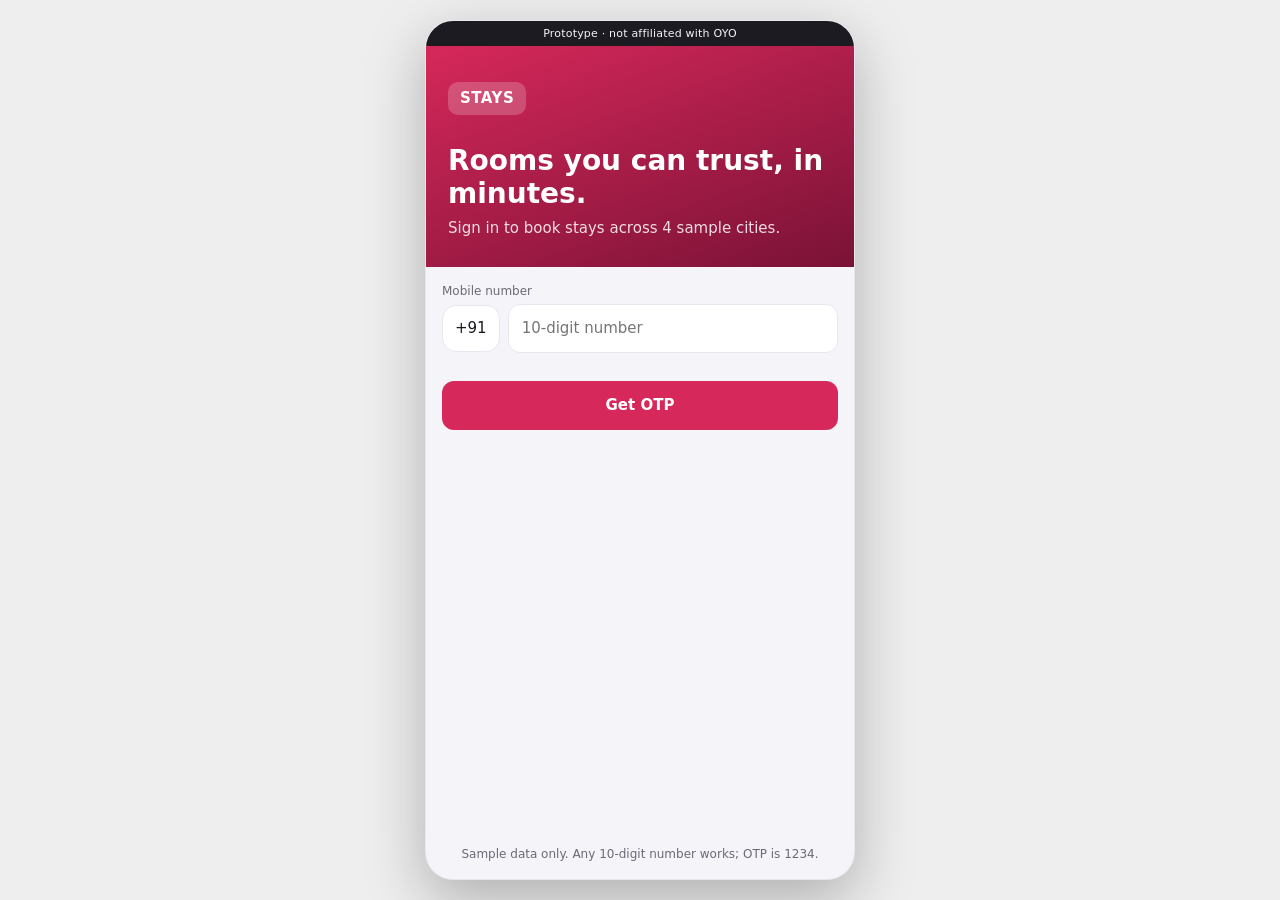
<file: OYO/index.html>
<!doctype html>
<html lang="en">
<head>
<meta charset="utf-8">
<meta name="viewport" content="width=device-width,initial-scale=1,viewport-fit=cover">
<title>Stay Booking Prototype</title>
<style>
:root{
  --brand:#d6285a;--brand-d:#a81a43;--brand-l:#fde8ee;
  --ink:#1c1b22;--mute:#6b6a76;--line:#e8e7ee;--bg:#f5f4f8;--card:#fff;
  --ok:#14804a;--ok-l:#e2f5ea;--warn:#b45309;--warn-l:#fef3c7;
  --r:14px;
}
@media (prefers-color-scheme:dark){
  :root{--ink:#f2f1f6;--mute:#a3a2b0;--line:#34333f;--bg:#15141b;--card:#201f28;--brand-l:#3a1824;--ok-l:#12301f;--warn-l:#3a2c10}
}
*{box-sizing:border-box;margin:0;-webkit-tap-highlight-color:transparent}
body{font:15px/1.4 system-ui,-apple-system,Segoe UI,Roboto,sans-serif;background:#0000;color:var(--ink);background:var(--bg);min-height:100vh;display:flex;justify-content:center}
button,input{font:inherit;color:inherit}
button{cursor:pointer;border:0;background:none}
#app{width:100%;max-width:430px;height:100vh;height:100dvh;background:var(--bg);position:relative;display:flex;flex-direction:column;overflow:hidden}
@media(min-width:500px){body{padding:20px;background:#0001}#app{height:min(860px,calc(100vh - 40px));border-radius:28px;box-shadow:0 20px 60px #0004;border:1px solid var(--line)}}
.tag{background:var(--ink);color:var(--bg);font-size:11px;text-align:center;padding:5px 8px;letter-spacing:.2px;flex:none}
.screen{flex:1;overflow-y:auto;display:none;flex-direction:column;animation:in .2s}
.screen.on{display:flex}
@keyframes in{from{opacity:0;transform:translateX(12px)}to{opacity:1;transform:none}}
.top{display:flex;align-items:center;gap:10px;padding:14px 16px;background:var(--card);border-bottom:1px solid var(--line);position:sticky;top:0;z-index:5}
.top h2{font-size:17px;flex:1}
.back{width:36px;height:36px;border-radius:50%;background:var(--bg);font-size:18px}
.pad{padding:16px}
.card{background:var(--card);border:1px solid var(--line);border-radius:var(--r);padding:14px;margin-bottom:12px}
.btn{display:block;width:100%;background:var(--brand);color:#fff;font-weight:600;padding:14px;border-radius:12px;text-align:center}
.btn:active{background:var(--brand-d)}
.btn[disabled]{opacity:.45;cursor:not-allowed}
.btn.ghost{background:var(--card);color:var(--brand);border:1px solid var(--brand)}
.foot{position:sticky;bottom:0;padding:12px 16px calc(12px + env(safe-area-inset-bottom));background:var(--card);border-top:1px solid var(--line);margin-top:auto}
label.f{display:block;font-size:12px;color:var(--mute);margin-bottom:4px}
input.in{width:100%;padding:13px;border:1px solid var(--line);border-radius:12px;background:var(--card);outline:none}
input.in:focus{border-color:var(--brand)}
.mute{color:var(--mute);font-size:13px}
.chip{display:inline-block;padding:6px 12px;border-radius:99px;border:1px solid var(--line);background:var(--card);font-size:13px;margin:0 6px 6px 0}
.chip.on{background:var(--brand-l);border-color:var(--brand);color:var(--brand);font-weight:600}
.row{display:flex;align-items:center;justify-content:space-between;gap:10px}
.hero{background:linear-gradient(160deg,var(--brand),#7a1236);color:#fff;padding:36px 22px 28px}
.hero h1{font-size:28px;line-height:1.15;margin:30px 0 8px}
.logo{display:inline-block;background:#fff3;border-radius:10px;padding:6px 12px;font-weight:700;letter-spacing:.5px}
.otp{display:flex;gap:10px;margin:10px 0}
.otp input{width:100%;text-align:center;font-size:22px;padding:12px 0}
.img{border-radius:12px;background:var(--c,#ccc);display:flex;align-items:center;justify-content:center;font-size:34px;flex:none}
.hotel{display:flex;gap:12px;cursor:pointer}
.hotel .img{width:96px;height:96px}
.rate{background:var(--ok);color:#fff;font-size:12px;font-weight:700;border-radius:6px;padding:2px 6px}
.price{font-weight:700;font-size:17px}
.strike{text-decoration:line-through;color:var(--mute);font-size:13px;font-weight:400}
.pill{font-size:11px;padding:2px 8px;border-radius:99px;background:var(--ok-l);color:var(--ok);font-weight:600}
.qty{display:inline-flex;align-items:center;border:1px solid var(--brand);border-radius:10px;overflow:hidden;color:var(--brand);font-weight:700}
.qty button{width:34px;height:34px;color:var(--brand);font-size:18px}
.qty span{min-width:26px;text-align:center}
.add{border:1px solid var(--brand);color:var(--brand);font-weight:700;border-radius:10px;padding:7px 20px}
.bill div.row{padding:5px 0}
.bill .tot{border-top:1px dashed var(--line);margin-top:6px;padding-top:10px;font-weight:700;font-size:17px}
.green{color:var(--ok)}
.opt{display:flex;gap:12px;align-items:center;border:1px solid var(--line);border-radius:12px;padding:13px;margin-bottom:10px;background:var(--card);cursor:pointer;width:100%;text-align:left}
.opt.on{border-color:var(--brand);background:var(--brand-l)}
.dot{width:18px;height:18px;border-radius:50%;border:2px solid var(--line);flex:none}
.opt.on .dot{border:5px solid var(--brand)}
.steps{list-style:none;padding:0;margin:0}
.steps li{display:flex;gap:12px;padding-bottom:18px;position:relative;color:var(--mute)}
.steps li::before{content:"";position:absolute;left:11px;top:24px;bottom:0;width:2px;background:var(--line)}
.steps li:last-child::before{display:none}
.steps .b{width:24px;height:24px;border-radius:50%;background:var(--line);flex:none;display:flex;align-items:center;justify-content:center;font-size:12px;color:#fff;z-index:1}
.steps li.done{color:var(--ink)}.steps li.done .b{background:var(--ok)}.steps li.done::before{background:var(--ok)}
.steps li.cur{color:var(--ink);font-weight:600}.steps li.cur .b{background:var(--brand);animation:pulse 1.2s infinite}
@keyframes pulse{50%{box-shadow:0 0 0 7px var(--brand-l)}}
.map{height:150px;border-radius:12px;background:#d8e8e0;position:relative;overflow:hidden;margin-bottom:12px}
@media(prefers-color-scheme:dark){.map{background:#243a31}}
.map svg{width:100%;height:100%}
.toast{position:absolute;left:50%;bottom:90px;transform:translateX(-50%);background:var(--ink);color:var(--bg);padding:9px 16px;border-radius:99px;font-size:13px;opacity:0;pointer-events:none;transition:.25s;z-index:20;white-space:nowrap}
.toast.on{opacity:1}
.spin{width:44px;height:44px;border:4px solid var(--line);border-top-color:var(--brand);border-radius:50%;animation:sp .8s linear infinite;margin:0 auto 14px}
@keyframes sp{to{transform:rotate(360deg)}}
.center{margin:auto;text-align:center;padding:30px}
.err{color:#c0262d;font-size:12px;min-height:16px;margin-top:4px}
.sticky-bar{display:flex;align-items:center;justify-content:space-between;gap:12px}
</style>
</head>
<body>
<div id="app">
  <div class="tag">Prototype · not affiliated with OYO</div>

  <!-- 1 LOGIN -->
  <section class="screen on" id="s-login">
    <div class="hero">
      <span class="logo">STAYS</span>
      <h1>Rooms you can trust, in minutes.</h1>
      <p style="opacity:.85">Sign in to book stays across 4 sample cities.</p>
    </div>
    <div class="pad" id="login-body"></div>
    <div class="pad mute" style="margin-top:auto;text-align:center;font-size:12px">Sample data only. Any 10-digit number works; OTP is 1234.</div>
  </section>

  <!-- 2 SEARCH -->
  <section class="screen" id="s-search">
    <div class="hero" style="padding:20px 18px 70px">
      <div class="row"><span class="logo">STAYS</span><button id="logout" class="mute" style="color:#fffc">Log out</button></div>
      <h1 style="font-size:23px;margin:18px 0 0">Hi <span id="hi">there</span>, where to?</h1>
    </div>
    <div class="pad" style="margin-top:-56px">
      <div class="card">
        <label class="f">City, area or hotel</label>
        <input class="in" id="q" placeholder="Try Bengaluru, Goa, Delhi…" autocomplete="off">
        <div id="sugg" style="margin-top:8px"></div>
        <div class="row" style="margin-top:12px;gap:10px">
          <div style="flex:1"><label class="f">Check-in</label><input class="in" type="date" id="ci"></div>
          <div style="flex:1"><label class="f">Check-out</label><input class="in" type="date" id="co"></div>
        </div>
        <div class="row" style="margin:14px 0">
          <div><b>Guests</b><div class="mute" id="gl">2 guests</div></div>
          <div class="qty"><button id="gm">−</button><span id="gn">2</span><button id="gp">+</button></div>
        </div>
        <button class="btn" id="go">Search stays</button>
        <div class="err" id="serr"></div>
      </div>
      <h3 style="margin:18px 0 8px">Popular this week</h3>
      <div id="pop"></div>
    </div>
  </section>

  <!-- 3 RESULTS -->
  <section class="screen" id="s-results">
    <div class="top"><button class="back" data-go="search">←</button><div style="flex:1"><h2 id="rt">Results</h2><div class="mute" id="rs"></div></div></div>
    <div class="pad" style="padding-bottom:0">
      <span class="chip" data-f="all">All</span><span class="chip" data-f="rate">4★+</span><span class="chip" data-f="cheap">Under ₹1,500</span><span class="chip" data-f="free">Free cancellation</span>
    </div>
    <div class="pad" id="rl"></div>
  </section>

  <!-- 4 DETAIL / MENU -->
  <section class="screen" id="s-hotel">
    <div class="top"><button class="back" data-go="results">←</button><h2 id="hn"></h2></div>
    <div id="hd"></div>
    <div class="foot" id="hfoot" style="display:none"><div class="sticky-bar"><div><b id="hcount"></b><div class="mute" id="hsum"></div></div><button class="btn" style="width:auto;padding:12px 22px" data-go="cart">View booking</button></div></div>
  </section>

  <!-- 5 CART -->
  <section class="screen" id="s-cart">
    <div class="top"><button class="back" data-go="hotel">←</button><h2>Review booking</h2></div>
    <div class="pad" id="cb"></div>
    <div class="foot"><button class="btn" id="topay"></button></div>
  </section>

  <!-- 6 PAYMENT -->
  <section class="screen" id="s-pay">
    <div class="top"><button class="back" data-go="cart">←</button><h2>Payment</h2></div>
    <div class="pad" id="pb"></div>
    <div class="foot"><button class="btn" id="payBtn"></button></div>
  </section>

  <!-- 6b PROCESSING -->
  <section class="screen" id="s-proc"><div class="center"><div class="spin"></div><b>Confirming your payment…</b><p class="mute">Please don't close this screen</p></div></section>

  <!-- 7 TRACKING -->
  <section class="screen" id="s-track">
    <div class="top"><h2>Booking status</h2><span class="pill" id="tpill">Confirmed</span></div>
    <div class="pad" id="tb"></div>
  </section>

  <div class="toast" id="toast"></div>
</div>

<script>
const $=s=>document.querySelector(s), $$=s=>[...document.querySelectorAll(s)];
const inr=n=>"₹"+Math.round(n).toLocaleString("en-IN");
const HOTELS=[
 {id:1,name:"Lakeview Residency",city:"Bengaluru",area:"Indiranagar",rating:4.4,reviews:1280,emoji:"🏨",color:"#f9d9c5",free:true,
  am:["Free Wi-Fi","AC","TV","Power backup"],
  rooms:[{id:"a",name:"Standard Room",bed:"1 Queen bed · 180 sq ft",price:1299,mrp:2199},{id:"b",name:"Deluxe Room",bed:"1 King bed · 240 sq ft",price:1799,mrp:2899},{id:"c",name:"Family Suite",bed:"2 Queen beds · 380 sq ft",price:2699,mrp:4199}]},
 {id:2,name:"Palm Grove Inn",city:"Goa",area:"Calangute",rating:4.1,reviews:864,emoji:"🌴",color:"#cfe9d4",free:true,
  am:["Pool","Free Wi-Fi","Breakfast available","AC"],
  rooms:[{id:"a",name:"Garden Room",bed:"1 Double bed · 200 sq ft",price:1599,mrp:2599},{id:"b",name:"Pool Facing Room",bed:"1 King bed · 260 sq ft",price:2399,mrp:3799}]},
 {id:3,name:"Capital Comfort Stay",city:"Delhi",area:"Karol Bagh",rating:3.9,reviews:2105,emoji:"🏙️",color:"#d6dcf5",free:false,
  am:["Free Wi-Fi","AC","Lift","CCTV"],
  rooms:[{id:"a",name:"Economy Room",bed:"1 Double bed · 150 sq ft",price:999,mrp:1799},{id:"b",name:"Premium Room",bed:"1 King bed · 210 sq ft",price:1399,mrp:2299}]},
 {id:4,name:"Marine Drive Suites",city:"Mumbai",area:"Churchgate",rating:4.6,reviews:640,emoji:"🌊",color:"#cde8f3",free:true,
  am:["Sea view","Free Wi-Fi","Breakfast available","Gym"],
  rooms:[{id:"a",name:"City Room",bed:"1 Queen bed · 190 sq ft",price:2899,mrp:4499},{id:"b",name:"Sea View Suite",bed:"1 King bed · 320 sq ft",price:4299,mrp:6499}]},
 {id:5,name:"Old Town Heritage Home",city:"Goa",area:"Panjim",rating:4.3,reviews:412,emoji:"🏡",color:"#f3e3b8",free:true,
  am:["Courtyard","Free Wi-Fi","AC"],
  rooms:[{id:"a",name:"Heritage Room",bed:"1 Queen bed · 220 sq ft",price:1899,mrp:2999}]},
 {id:6,name:"Tech Park Lodge",city:"Bengaluru",area:"Whitefield",rating:3.8,reviews:973,emoji:"💼",color:"#e2d4f0",free:false,
  am:["Free Wi-Fi","Desk","AC"],
  rooms:[{id:"a",name:"Business Room",bed:"1 Double bed · 170 sq ft",price:1199,mrp:1999}]}
];
const ADDONS=[{id:"bf",name:"Breakfast",desc:"Veg buffet · per guest/night",price:199,per:"guest"},
              {id:"pk",name:"Airport pickup",desc:"Sedan · one way",price:699,per:"flat"},
              {id:"lc",name:"Late check-out till 3 PM",desc:"Subject to availability",price:349,per:"flat"}];
const CITIES=["Bengaluru","Goa","Delhi","Mumbai"];
const COUPONS={FIRST300:{label:"FIRST300 · ₹300 off on your first booking",off:300,min:1000}};

const S={phone:"",user:"",city:"",ci:"",co:"",guests:2,filter:"all",hotel:null,rooms:{},addons:{},coupon:false,pay:"upi",trackTimer:null};

/* helpers */
function go(n){
  $$(".screen").forEach(s=>s.classList.toggle("on",s.id==="s-"+n));
  $("#s-"+n).scrollTop=0;
  if(n==="results")renderResults();
  if(n==="hotel")renderHotel();
  if(n==="cart")renderCart();
  if(n==="pay")renderPay();
}
function toast(m){const t=$("#toast");t.textContent=m;t.classList.add("on");clearTimeout(t._t);t._t=setTimeout(()=>t.classList.remove("on"),1800)}
document.addEventListener("click",e=>{const g=e.target.closest("[data-go]");if(g)go(g.dataset.go)});
const nights=()=>Math.max(1,Math.round((new Date(S.co)-new Date(S.ci))/864e5));
const fmtD=d=>new Date(d).toLocaleDateString("en-IN",{day:"numeric",month:"short"});

/* LOGIN */
function loginStep(step){
  const b=$("#login-body");
  if(step==="phone"){
    b.innerHTML=`<label class="f">Mobile number</label>
    <div class="row" style="gap:8px"><span class="card" style="margin:0;padding:12px">+91</span><input class="in" id="ph" inputmode="numeric" maxlength="10" placeholder="10-digit number"></div>
    <div class="err" id="le"></div><button class="btn" id="sendOtp" style="margin-top:8px">Get OTP</button>`;
    $("#sendOtp").onclick=()=>{const v=$("#ph").value.trim();
      if(!/^\d{10}$/.test(v)){$("#le").textContent="Enter a valid 10-digit mobile number";return}
      S.phone=v;loginStep("otp")};
  }else{
    b.innerHTML=`<p>OTP sent to <b>+91 ${S.phone}</b> <button id="chg" style="color:var(--brand)">Change</button></p>
    <div class="otp">${[0,1,2,3].map(i=>`<input class="in" inputmode="numeric" maxlength="1" data-i="${i}">`).join("")}</div>
    <div class="err" id="le"></div><button class="btn" id="verify">Verify &amp; continue</button>
    <p class="mute" style="margin-top:12px;text-align:center">Demo OTP: 1234</p>`;
    const ins=$$(".otp input");ins[0].focus();
    ins.forEach((el,i)=>{el.oninput=()=>{el.value=el.value.replace(/\D/g,"");if(el.value&&ins[i+1])ins[i+1].focus()};
      el.onkeydown=e=>{if(e.key==="Backspace"&&!el.value&&ins[i-1])ins[i-1].focus()}});
    $("#chg").onclick=()=>loginStep("phone");
    $("#verify").onclick=()=>{
      if(ins.map(x=>x.value).join("")!=="1234"){$("#le").textContent="Incorrect OTP. Try 1234";return}
      S.user="Guest";$("#hi").textContent=S.user;go("search");};
  }
}
$("#logout").onclick=()=>{S.hotel=null;S.rooms={};S.addons={};loginStep("phone");go("login")};

/* SEARCH */
function initSearch(){
  const t=new Date(),d=n=>{const x=new Date(t);x.setDate(x.getDate()+n);return x.toISOString().slice(0,10)};
  $("#ci").value=S.ci=d(7);$("#co").value=S.co=d(9);$("#ci").min=d(0);
  $("#ci").onchange=e=>{S.ci=e.target.value;if(S.co<=S.ci){const x=new Date(S.ci);x.setDate(x.getDate()+1);S.co=$("#co").value=x.toISOString().slice(0,10)}};
  $("#co").onchange=e=>S.co=e.target.value;
  const setG=n=>{S.guests=Math.min(8,Math.max(1,n));$("#gn").textContent=S.guests;$("#gl").textContent=S.guests+(S.guests>1?" guests":" guest")};
  $("#gm").onclick=()=>setG(S.guests-1);$("#gp").onclick=()=>setG(S.guests+1);
  const sg=()=>{const v=$("#q").value.trim().toLowerCase();
    const m=CITIES.filter(c=>c.toLowerCase().includes(v));
    $("#sugg").innerHTML=m.map(c=>`<span class="chip ${S.city===c?"on":""}" data-c="${c}">📍 ${c}</span>`).join("")};
  $("#q").oninput=()=>{S.city="";sg()};
  $("#sugg").onclick=e=>{const c=e.target.dataset.c;if(c){S.city=c;$("#q").value=c;sg()}};
  sg();
  $("#go").onclick=()=>{
    const v=$("#q").value.trim().toLowerCase();
    if(!v){$("#serr").textContent="Enter a city or hotel to search";return}
    if(S.co<=S.ci){$("#serr").textContent="Check-out must be after check-in";return}
    S.query=v;
    if(!HOTELS.some(match)){$("#serr").textContent="No stays found. Try Bengaluru, Goa, Delhi or Mumbai";return}
    $("#serr").textContent="";S.filter="all";go("results")};
  $("#pop").innerHTML=HOTELS.slice(0,3).map(card).join("");
  $("#pop").onclick=hotelClick;
}
const match=h=>(h.city+" "+h.name+" "+h.area).toLowerCase().includes(S.query||"");
function card(h){const r=h.rooms[0];const off=Math.round((1-r.price/r.mrp)*100);
 return `<div class="card hotel" data-h="${h.id}"><div class="img" style="--c:${h.color}">${h.emoji}</div>
 <div style="flex:1;min-width:0"><div class="row"><b>${h.name}</b><span class="rate">${h.rating} ★</span></div>
 <div class="mute">${h.area}, ${h.city} · ${h.reviews} reviews</div>
 <div style="margin:6px 0">${h.free?'<span class="pill">Free cancellation</span>':''}</div>
 <div><span class="price">${inr(r.price)}</span> <span class="strike">${inr(r.mrp)}</span> <span class="green" style="font-size:12px">${off}% off</span></div>
 <div class="mute" style="font-size:12px">per night + taxes</div></div></div>`}
function hotelClick(e){const c=e.target.closest("[data-h]");if(!c)return;
  const h=HOTELS.find(x=>x.id==+c.dataset.h);
  if(S.hotel&&S.hotel.id!==h.id&&Object.keys(S.rooms).length){S.rooms={};S.addons={};toast("Cart cleared for new stay")}
  S.hotel=h;if(!S.ci){}go("hotel")}
function renderResults(){
  const f=S.filter;let list=HOTELS.filter(match);
  if(f==="rate")list=list.filter(h=>h.rating>=4);
  if(f==="cheap")list=list.filter(h=>h.rooms[0].price<1500);
  if(f==="free")list=list.filter(h=>h.free);
  $("#rt").textContent=S.city||"Search results";
  $("#rs").textContent=`${fmtD(S.ci)} – ${fmtD(S.co)} · ${S.guests} guest${S.guests>1?"s":""} · ${list.length} stays`;
  $$("[data-f]").forEach(c=>c.classList.toggle("on",c.dataset.f===f));
  $("#rl").innerHTML=list.length?list.map(card).join(""):`<div class="center mute">No stays match these filters.<br><br><button class="btn ghost" onclick="S.filter='all';renderResults()">Clear filters</button></div>`;
}
$("#s-results").addEventListener("click",e=>{const c=e.target.closest("[data-f]");if(c){S.filter=c.dataset.f;renderResults()}});
$("#rl").onclick=hotelClick;

/* HOTEL (rooms + add-ons = "menu") */
const roomCount=()=>Object.values(S.rooms).reduce((a,b)=>a+b,0);
function renderHotel(){
  const h=S.hotel;$("#hn").textContent=h.name;
  $("#hd").innerHTML=`<div class="img" style="--c:${h.color};height:150px;border-radius:0;font-size:64px">${h.emoji}</div>
  <div class="pad"><div class="card"><div class="row"><h3>${h.name}</h3><span class="rate">${h.rating} ★</span></div>
  <div class="mute">${h.area}, ${h.city} · ${h.reviews} reviews</div>
  <div style="margin-top:10px">${h.am.map(a=>`<span class="chip">${a}</span>`).join("")}</div></div>
  <h3 style="margin:6px 0 8px">Choose rooms</h3>
  ${h.rooms.map(r=>{const q=S.rooms[r.id]||0;return `<div class="card"><div class="row" style="align-items:flex-start"><div><b>${r.name}</b><div class="mute">${r.bed}</div>
   <div style="margin-top:6px"><span class="price">${inr(r.price)}</span> <span class="strike">${inr(r.mrp)}</span></div><div class="mute" style="font-size:12px">per night</div></div>
   ${q?`<div class="qty"><button data-r="${r.id}" data-d="-1">−</button><span>${q}</span><button data-r="${r.id}" data-d="1">+</button></div>`:`<button class="add" data-r="${r.id}" data-d="1">ADD</button>`}</div></div>`}).join("")}
  <h3 style="margin:14px 0 8px">Add-ons</h3>
  ${ADDONS.map(a=>`<div class="card row"><div><b>${a.name}</b><div class="mute">${a.desc}</div><div class="price" style="font-size:15px">${inr(a.price)}</div></div>
   <button class="add ${S.addons[a.id]?"on":""}" data-a="${a.id}" style="${S.addons[a.id]?"background:var(--brand);color:#fff":""}">${S.addons[a.id]?"ADDED":"ADD"}</button></div>`).join("")}
  </div>`;
  const n=roomCount();$("#hfoot").style.display=n?"block":"none";
  if(n){$("#hcount").textContent=n+" room"+(n>1?"s":"")+" selected";$("#hsum").textContent=`${nights()} night${nights()>1?"s":""} · from ${inr(calc().subtotal)}`}
}
$("#hd").onclick=e=>{
  const r=e.target.closest("[data-r]"),a=e.target.closest("[data-a]");
  if(r){const id=r.dataset.r;S.rooms[id]=Math.max(0,(S.rooms[id]||0)+ +r.dataset.d);if(!S.rooms[id])delete S.rooms[id];
    if(S.rooms[id]>4){S.rooms[id]=4;toast("Max 4 rooms per booking")}renderHotel()}
  if(a){const id=a.dataset.a;S.addons[id]?delete S.addons[id]:S.addons[id]=1;renderHotel()}
};

/* CART + BILL */
function calc(){
  const h=S.hotel,n=nights();let sub=0,mrp=0;
  for(const [id,q] of Object.entries(S.rooms)){const r=h.rooms.find(x=>x.id===id);sub+=r.price*q*n;mrp+=r.mrp*q*n}
  const rooms=sub;let add=0;
  for(const id of Object.keys(S.addons)){const a=ADDONS.find(x=>x.id===id);add+=a.per==="guest"?a.price*S.guests*n:a.price}
  const deal=mrp-rooms;
  const c=COUPONS.FIRST300,couponOk=S.coupon&&rooms>=c.min,disc=couponOk?c.off:0;
  const taxable=rooms+add-disc;
  const gstRate=(rooms/Math.max(1,roomCount())/n)>7500?0.18:(rooms/Math.max(1,roomCount())/n)>1000?0.12:0;
  const gst=Math.round(taxable*gstRate);
  const fee=49;
  return {n,rooms,add,deal,disc,gstRate,gst,fee,subtotal:rooms+add,total:taxable+gst+fee,couponOk,mrp};
}
function renderCart(){
  const h=S.hotel,b=calc(),rc=roomCount();
  if(!rc){$("#cb").innerHTML=`<div class="center mute">No rooms selected.<br><br><button class="btn" data-go="results">Browse stays</button></div>`;$("#topay").style.display="none";return}
  $("#topay").style.display="block";
  $("#cb").innerHTML=`
  <div class="card"><b>${h.name}</b><div class="mute">${h.area}, ${h.city}</div>
   <div class="row" style="margin-top:10px"><div><div class="mute">Check-in</div><b>${fmtD(S.ci)}</b> <span class="mute">12 PM</span></div>
   <span class="pill" style="background:var(--bg);color:var(--mute)">${b.n} night${b.n>1?"s":""}</span>
   <div style="text-align:right"><div class="mute">Check-out</div><b>${fmtD(S.co)}</b> <span class="mute">11 AM</span></div></div>
   <div class="mute" style="margin-top:8px">${S.guests} guest${S.guests>1?"s":""}</div></div>
  <div class="card">${Object.entries(S.rooms).map(([id,q])=>{const r=h.rooms.find(x=>x.id===id);return `<div class="row" style="padding:4px 0"><div><b>${r.name}</b><div class="mute">${inr(r.price)} × ${b.n} night${b.n>1?"s":""}</div></div>
    <div class="qty"><button data-q="${id}" data-d="-1">−</button><span>${q}</span><button data-q="${id}" data-d="1">+</button></div></div>`}).join("")}
   ${Object.keys(S.addons).map(id=>{const a=ADDONS.find(x=>x.id===id);return `<div class="row mute" style="padding-top:8px"><span>${a.name}</span><button data-rm="${id}" style="color:var(--brand)">Remove</button></div>`}).join("")}</div>
  <div class="card row" style="cursor:pointer" id="cp"><div><b>🏷️ ${S.coupon?(b.couponOk?"FIRST300 applied":"Min. room total ₹1,000 needed"):"Apply coupon"}</b>
   <div class="mute">${S.coupon&&b.couponOk?"You save "+inr(b.disc):COUPONS.FIRST300.label}</div></div><span style="color:var(--brand);font-weight:700">${S.coupon?"REMOVE":"APPLY"}</span></div>
  <div class="card bill"><b>Price details</b><div style="margin-top:8px">
   <div class="row"><span>Room charges (${rc} × ${b.n} night${b.n>1?"s":""})</span><span>${inr(b.rooms)}</span></div>
   ${b.add?`<div class="row"><span>Add-ons</span><span>${inr(b.add)}</span></div>`:""}
   ${b.disc?`<div class="row green"><span>Coupon FIRST300</span><span>−${inr(b.disc)}</span></div>`:""}
   <div class="row"><span>Taxes &amp; GST (${Math.round(b.gstRate*100)}%)</span><span>${inr(b.gst)}</span></div>
   <div class="row"><span>Service fee</span><span>${inr(b.fee)}</span></div>
   <div class="row tot"><span>Total payable</span><span>${inr(b.total)}</span></div></div>
   ${b.deal+b.disc>0?`<div class="pill" style="display:block;margin-top:10px;padding:8px;text-align:center">🎉 You're saving ${inr(b.deal+b.disc)} on this booking</div>`:""}</div>
  <p class="mute" style="font-size:12px">${h.free?"Free cancellation until 24 hours before check-in.":"Non-refundable booking."} Pay at hotel is not available for this stay.</p>`;
  $("#topay").textContent=`Proceed to pay · ${inr(b.total)}`;
}
$("#cb").onclick=e=>{
  const q=e.target.closest("[data-q]"),rm=e.target.closest("[data-rm]");
  if(q){const id=q.dataset.q;S.rooms[id]+=+q.dataset.d;if(S.rooms[id]<=0){delete S.rooms[id];toast("Room removed")}if(S.rooms[id]>4){S.rooms[id]=4;toast("Max 4 rooms per booking")}renderCart()}
  if(rm){delete S.addons[rm.dataset.rm];renderCart()}
  if(e.target.closest("#cp")){S.coupon=!S.coupon;renderCart();if(S.coupon&&calc().couponOk)toast("Coupon applied")}
};
$("#topay").onclick=()=>go("pay");

/* PAYMENT */
const PAYS=[["upi","📱","UPI","Pay with any UPI app"],["card","💳","Credit / Debit card","Visa, Mastercard, RuPay"],["wallet","👛","Wallet","Sample wallet balance ₹5,000"],["nb","🏦","Net banking","All major banks"]];
function renderPay(){
  const b=calc();
  $("#pb").innerHTML=`<div class="card row"><div><div class="mute">Amount to pay</div><b style="font-size:20px">${inr(b.total)}</b></div><span class="pill">100% secure · sample</span></div>
  ${PAYS.map(p=>`<button class="opt ${S.pay===p[0]?"on":""}" data-p="${p[0]}"><span style="font-size:22px">${p[1]}</span><div style="flex:1"><b>${p[2]}</b><div class="mute">${p[3]}</div></div><span class="dot"></span></button>`).join("")}
  <div id="pf"></div>`;
  payForm();$("#payBtn").textContent=`Pay ${inr(b.total)}`;
}
function payForm(){
  const f=$("#pf");
  f.innerHTML={upi:`<label class="f">UPI ID</label><input class="in" id="pv" placeholder="name@bank" value="demo@upi">`,
   card:`<label class="f">Card number</label><input class="in" id="pv" inputmode="numeric" maxlength="19" placeholder="4111 1111 1111 1111" value="4111 1111 1111 1111"><div class="row" style="gap:10px;margin-top:10px"><input class="in" placeholder="MM/YY" value="12/30"><input class="in" placeholder="CVV" value="123"></div>`,
   wallet:`<div class="card mute">Wallet balance ₹5,000 will be used.</div>`,
   nb:`<div class="card mute">You'll be redirected to your bank (simulated).</div>`}[S.pay];
}
$("#pb").onclick=e=>{const p=e.target.closest("[data-p]");if(p){S.pay=p.dataset.p;renderPay()}};
$("#payBtn").onclick=()=>{
  const pv=$("#pv");
  if(S.pay==="upi"&&!/^[\w.\-]+@[\w]+$/.test(pv.value)){toast("Enter a valid UPI ID");return}
  if(S.pay==="card"&&pv.value.replace(/\s/g,"").length<15){toast("Enter a valid card number");return}
  S.paid=calc();go("proc");
  setTimeout(()=>{S.bid="BK"+Math.floor(100000+Math.random()*900000);S.t0=Date.now();renderTrack();go("track")},2200);
};

/* TRACKING */
const STEPS=[["Booking confirmed","Payment received, voucher sent"],["Hotel notified","Property has your details"],["Room being prepared","Housekeeping is on it"],["Ready for check-in","Show your booking ID at reception"]];
function renderTrack(){
  clearInterval(S.trackTimer);
  const h=S.hotel,b=S.paid;
  $("#tb").innerHTML=`<div class="card" style="text-align:center"><div style="font-size:38px">✅</div><h3>Booking confirmed!</h3>
   <div class="mute">Booking ID <b style="color:var(--ink)">${S.bid}</b></div></div>
  <div class="card"><b>${h.name}</b><div class="mute">${h.area}, ${h.city}</div>
   <div class="mute" style="margin-top:6px">${fmtD(S.ci)} → ${fmtD(S.co)} · ${b.n} night${b.n>1?"s":""} · ${S.guests} guest${S.guests>1?"s":""}</div>
   <div class="row" style="margin-top:8px"><span class="mute">Paid via ${PAYS.find(p=>p[0]===S.pay)[2]}</span><b>${inr(b.total)}</b></div></div>
  <div class="map"><svg viewBox="0 0 300 150"><path d="M0 110 Q80 90 130 100 T300 40" stroke="#fff" stroke-width="10" fill="none" opacity=".8"/><path d="M60 0 L90 150" stroke="#fff" stroke-width="6" opacity=".6"/>
   <path id="route" d="M20 120 Q90 95 150 95 T270 45" stroke="var(--brand)" stroke-width="3" stroke-dasharray="6 5" fill="none"/>
   <text x="12" y="135" font-size="16">🧑</text><text x="258" y="40" font-size="20">📍</text><text id="cab" font-size="18">🚕</text></svg></div>
  <div class="card"><div class="row" style="margin-bottom:12px"><b>Track your stay</b><span class="mute" id="eta"></span></div><ul class="steps" id="st"></ul></div>
  <div class="card row"><div><b>Need help?</b><div class="mute">Hotel: +91 90000 00000 (sample)</div></div><button class="add" onclick="toast('Calling… (prototype)')">Call</button></div>
  <button class="btn ghost" id="cancel" style="margin-bottom:10px">${h.free?"Cancel booking":"View cancellation policy"}</button>
  <button class="btn" id="again">Book another stay</button>`;
  $("#cancel").onclick=()=>{if(!h.free){toast("Non-refundable booking");return}
    clearInterval(S.trackTimer);$("#tpill").textContent="Cancelled";$("#st").innerHTML=`<li class="cur"><span class="b">✕</span>Cancelled · refund of ${inr(b.total)} in 3–5 days</li>`;$("#cancel").remove();$("#eta").textContent=""};
  $("#again").onclick=()=>{S.rooms={};S.addons={};S.coupon=false;S.hotel=null;$("#tpill").textContent="Confirmed";go("search")};
  tick();S.trackTimer=setInterval(tick,1000);
}
function tick(){
  if(!$("#st"))return;
  const sec=(Date.now()-S.t0)/1000, stage=Math.min(3,Math.floor(sec/5)); // 5s per stage for demo
  $("#st").innerHTML=STEPS.map((s,i)=>`<li class="${i<stage?"done":i===stage&&stage<3?"cur":i===3&&stage===3?"done":""}"><span class="b">${i<stage||stage===3?"✓":i+1}</span><div>${s[0]}<div class="mute" style="font-weight:400;font-size:12px">${s[1]}</div></div></li>`).join("");
  const left=Math.max(0,15-Math.floor(sec));
  $("#eta").textContent=stage===3?"Ready!":`Ready in ~${left}s (demo)`;
  const p=$("#route"),pt=p.getPointAtLength(p.getTotalLength()*Math.min(1,sec/15)),c=$("#cab");
  c.setAttribute("x",pt.x-9);c.setAttribute("y",pt.y+6);
  if(stage===3)clearInterval(S.trackTimer);
}

/* init */
loginStep("phone");initSearch();
</script>
</body>
</html>
</file>
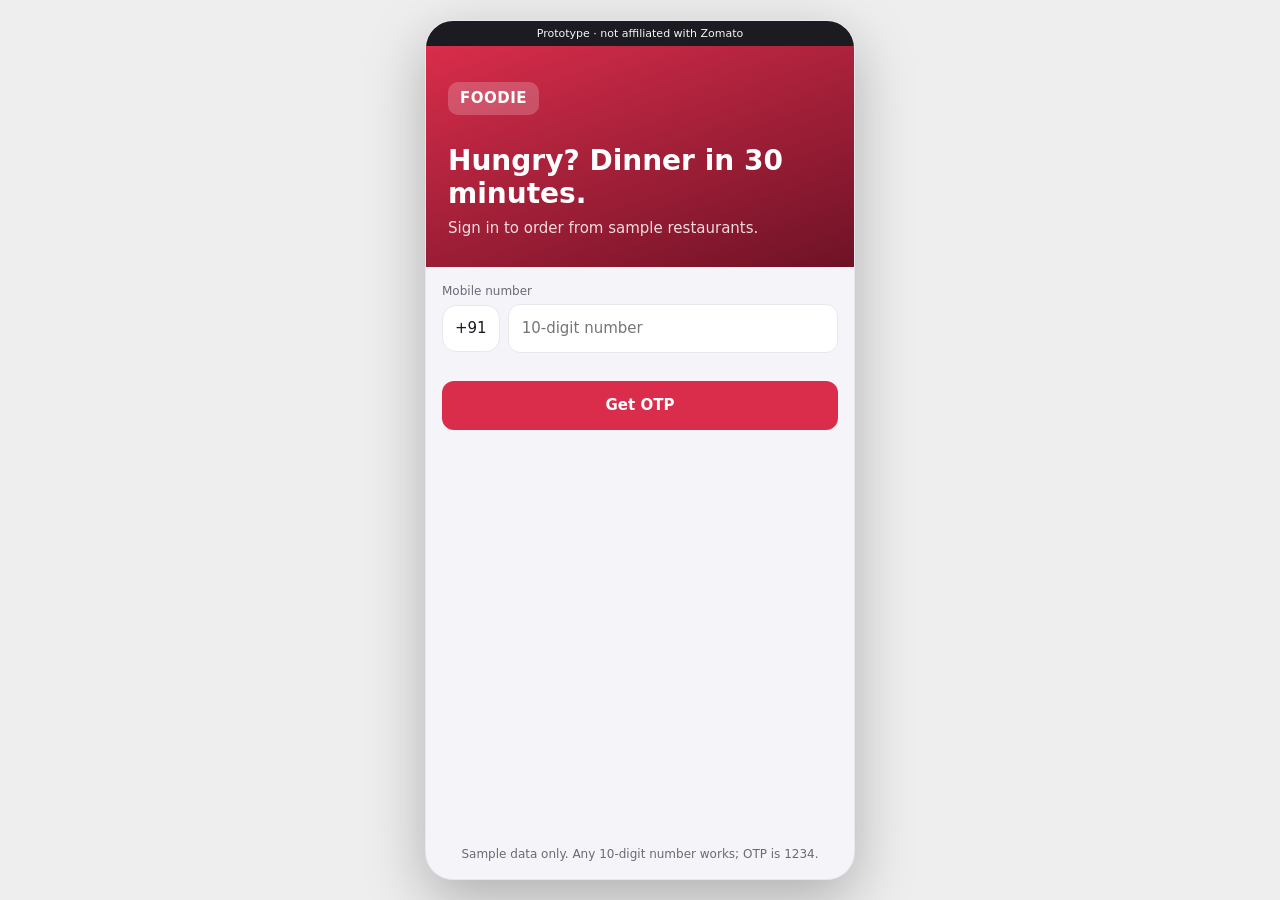
<file: Zomato/index.html>
<!doctype html>
<html lang="en">
<head>
<meta charset="utf-8">
<meta name="viewport" content="width=device-width,initial-scale=1,viewport-fit=cover">
<title>Food Delivery Prototype</title>
<style>
:root{
  --brand:#d92d4b;--brand-d:#a81f38;--brand-l:#fde8ec;
  --ink:#1c1b22;--mute:#6b6a76;--line:#e8e7ee;--bg:#f5f4f8;--card:#fff;
  --ok:#14804a;--ok-l:#e2f5ea;--r:14px;
}
@media (prefers-color-scheme:dark){
  :root{--ink:#f2f1f6;--mute:#a3a2b0;--line:#34333f;--bg:#15141b;--card:#201f28;--brand-l:#3a1822;--ok-l:#12301f}
}
*{box-sizing:border-box;margin:0;-webkit-tap-highlight-color:transparent}
body{font:15px/1.4 system-ui,-apple-system,Segoe UI,Roboto,sans-serif;color:var(--ink);background:var(--bg);min-height:100vh;display:flex;justify-content:center}
button,input{font:inherit;color:inherit}
button{cursor:pointer;border:0;background:none}
#app{width:100%;max-width:430px;height:100vh;height:100dvh;background:var(--bg);position:relative;display:flex;flex-direction:column;overflow:hidden}
@media(min-width:500px){body{padding:20px;background:#0001}#app{height:min(860px,calc(100vh - 40px));border-radius:28px;box-shadow:0 20px 60px #0004;border:1px solid var(--line)}}
.tag{background:var(--ink);color:var(--bg);font-size:11px;text-align:center;padding:5px 8px;flex:none}
.screen{flex:1;overflow-y:auto;display:none;flex-direction:column;animation:in .2s}
.screen.on{display:flex}
@keyframes in{from{opacity:0;transform:translateX(12px)}to{opacity:1;transform:none}}
.top{display:flex;align-items:center;gap:10px;padding:14px 16px;background:var(--card);border-bottom:1px solid var(--line);position:sticky;top:0;z-index:5}
.top h2{font-size:17px;flex:1}
.back{width:36px;height:36px;border-radius:50%;background:var(--bg);font-size:18px}
.pad{padding:16px}
.card{background:var(--card);border:1px solid var(--line);border-radius:var(--r);padding:14px;margin-bottom:12px}
.btn{display:block;width:100%;background:var(--brand);color:#fff;font-weight:600;padding:14px;border-radius:12px;text-align:center}
.btn:active{background:var(--brand-d)}
.btn.ghost{background:var(--card);color:var(--brand);border:1px solid var(--brand)}
.foot{position:sticky;bottom:0;padding:12px 16px calc(12px + env(safe-area-inset-bottom));background:var(--card);border-top:1px solid var(--line);margin-top:auto}
label.f{display:block;font-size:12px;color:var(--mute);margin-bottom:4px}
input.in{width:100%;padding:13px;border:1px solid var(--line);border-radius:12px;background:var(--card);outline:none}
input.in:focus{border-color:var(--brand)}
.mute{color:var(--mute);font-size:13px}
.chip{display:inline-block;padding:6px 12px;border-radius:99px;border:1px solid var(--line);background:var(--card);font-size:13px;margin:0 6px 6px 0;cursor:pointer}
.chip.on{background:var(--brand-l);border-color:var(--brand);color:var(--brand);font-weight:600}
.row{display:flex;align-items:center;justify-content:space-between;gap:10px}
.hero{background:linear-gradient(160deg,var(--brand),#6e1226);color:#fff;padding:36px 22px 28px}
.hero h1{font-size:28px;line-height:1.15;margin:30px 0 8px}
.logo{display:inline-block;background:#fff3;border-radius:10px;padding:6px 12px;font-weight:700;letter-spacing:.5px}
.otp{display:flex;gap:10px;margin:10px 0}
.otp input{text-align:center;font-size:22px;padding:12px 0}
.img{border-radius:12px;background:var(--c,#ccc);display:flex;align-items:center;justify-content:center;font-size:34px;flex:none}
.rest{display:flex;gap:12px;cursor:pointer}
.rest .img{width:92px;height:92px}
.rate{background:var(--ok);color:#fff;font-size:12px;font-weight:700;border-radius:6px;padding:2px 6px}
.pill{font-size:11px;padding:2px 8px;border-radius:99px;background:var(--ok-l);color:var(--ok);font-weight:600}
.veg,.nv{display:inline-block;width:14px;height:14px;border:2px solid var(--ok);border-radius:3px;position:relative;vertical-align:middle;margin-right:6px}
.veg::after,.nv::after{content:"";position:absolute;inset:2px;border-radius:50%;background:var(--ok)}
.nv{border-color:#b3261e}.nv::after{background:#b3261e}
.qty{display:inline-flex;align-items:center;border:1px solid var(--brand);border-radius:10px;overflow:hidden;color:var(--brand);font-weight:700}
.qty button{width:34px;height:34px;color:var(--brand);font-size:18px}
.qty span{min-width:26px;text-align:center}
.add{border:1px solid var(--brand);color:var(--brand);font-weight:700;border-radius:10px;padding:7px 22px;background:var(--card)}
.bill .row{padding:5px 0}
.bill .tot{border-top:1px dashed var(--line);margin-top:6px;padding-top:10px;font-weight:700;font-size:17px}
.green{color:var(--ok)}
.opt{display:flex;gap:12px;align-items:center;border:1px solid var(--line);border-radius:12px;padding:13px;margin-bottom:10px;background:var(--card);cursor:pointer;width:100%;text-align:left}
.opt.on{border-color:var(--brand);background:var(--brand-l)}
.dot{width:18px;height:18px;border-radius:50%;border:2px solid var(--line);flex:none}
.opt.on .dot{border:5px solid var(--brand)}
.steps{list-style:none;padding:0}
.steps li{display:flex;gap:12px;padding-bottom:18px;position:relative;color:var(--mute)}
.steps li::before{content:"";position:absolute;left:11px;top:24px;bottom:0;width:2px;background:var(--line)}
.steps li:last-child::before{display:none}
.steps .b{width:24px;height:24px;border-radius:50%;background:var(--line);flex:none;display:flex;align-items:center;justify-content:center;font-size:12px;color:#fff;z-index:1}
.steps li.done{color:var(--ink)}.steps li.done .b{background:var(--ok)}.steps li.done::before{background:var(--ok)}
.steps li.cur{color:var(--ink);font-weight:600}.steps li.cur .b{background:var(--brand);animation:pulse 1.2s infinite}
@keyframes pulse{50%{box-shadow:0 0 0 7px var(--brand-l)}}
.map{height:150px;border-radius:12px;background:#d8e8e0;overflow:hidden;margin-bottom:12px}
@media(prefers-color-scheme:dark){.map{background:#243a31}}
.map svg{width:100%;height:100%}
.toast{position:absolute;left:50%;bottom:90px;transform:translateX(-50%);background:var(--ink);color:var(--bg);padding:9px 16px;border-radius:99px;font-size:13px;opacity:0;pointer-events:none;transition:.25s;z-index:20;white-space:nowrap}
.toast.on{opacity:1}
.spin{width:44px;height:44px;border:4px solid var(--line);border-top-color:var(--brand);border-radius:50%;animation:sp .8s linear infinite;margin:0 auto 14px}
@keyframes sp{to{transform:rotate(360deg)}}
.center{margin:auto;text-align:center;padding:30px}
.err{color:#c0262d;font-size:12px;min-height:16px;margin-top:4px}
.scroll-x{display:flex;overflow-x:auto;gap:8px;padding-bottom:4px}
.scroll-x .chip{white-space:nowrap;margin:0}
</style>
</head>
<body>
<div id="app">
  <div class="tag">Prototype · not affiliated with Zomato</div>

  <section class="screen on" id="s-login">
    <div class="hero"><span class="logo">FOODIE</span><h1>Hungry? Dinner in 30 minutes.</h1><p style="opacity:.85">Sign in to order from sample restaurants.</p></div>
    <div class="pad" id="login-body"></div>
    <div class="pad mute" style="margin-top:auto;text-align:center;font-size:12px">Sample data only. Any 10-digit number works; OTP is 1234.</div>
  </section>

  <section class="screen" id="s-search">
    <div class="top" style="flex-direction:column;align-items:stretch;gap:8px">
      <div class="row"><div><div class="mute">Deliver to</div><b>📍 Home · Indiranagar</b></div><button id="logout" class="mute">Log out</button></div>
      <input class="in" id="q" placeholder="Search restaurants or dishes (try biryani, pizza)" autocomplete="off">
      <div class="scroll-x" id="cuis"></div>
      <div class="row"><label class="mute"><input type="checkbox" id="vegOnly"> Veg only</label><span class="mute" id="count"></span></div>
    </div>
    <div class="pad" id="rl"></div>
  </section>

  <section class="screen" id="s-menu">
    <div class="top"><button class="back" data-go="search">←</button><div style="flex:1"><h2 id="mn"></h2><div class="mute" id="mi"></div></div></div>
    <div class="pad" id="mb"></div>
    <div class="foot" id="mfoot" style="display:none"><div class="row"><div><b id="mcount"></b><div class="mute" id="msum"></div></div><button class="btn" style="width:auto;padding:12px 22px" data-go="cart">View cart</button></div></div>
  </section>

  <section class="screen" id="s-cart">
    <div class="top"><button class="back" data-go="menu">←</button><h2>Your cart</h2></div>
    <div class="pad" id="cb"></div>
    <div class="foot"><button class="btn" id="topay"></button></div>
  </section>

  <section class="screen" id="s-pay">
    <div class="top"><button class="back" data-go="cart">←</button><h2>Payment</h2></div>
    <div class="pad" id="pb"></div>
    <div class="foot"><button class="btn" id="payBtn"></button></div>
  </section>

  <section class="screen" id="s-proc"><div class="center"><div class="spin"></div><b>Placing your order…</b><p class="mute">Please don't close this screen</p></div></section>

  <section class="screen" id="s-track">
    <div class="top"><h2>Order tracking</h2><span class="pill" id="tpill">Live</span></div>
    <div class="pad" id="tb"></div>
  </section>

  <div class="toast" id="toast"></div>
</div>

<script>
const $=s=>document.querySelector(s),$$=s=>[...document.querySelectorAll(s)];
const inr=n=>"₹"+Math.round(n).toLocaleString("en-IN");
const RESTS=[
 {id:1,name:"Biryani Junction",cuisine:"Biryani",emoji:"🍛",color:"#f9d9c5",rating:4.4,eta:30,km:2.1,offer:"20% off up to ₹100",
  menu:[{id:"a",n:"Chicken Dum Biryani",p:279,v:0,d:"Slow-cooked basmati, raita"},{id:"b",n:"Paneer Biryani",p:239,v:1,d:"Smoky paneer, saffron rice"},{id:"c",n:"Mutton Biryani",p:369,v:0,d:"Tender mutton, boiled egg"},{id:"d",n:"Mirchi Ka Salan",p:79,v:1,d:"Peanut-sesame gravy"},{id:"e",n:"Gulab Jamun (2 pc)",p:69,v:1,d:"Warm, syrupy"}]},
 {id:2,name:"Slice of Italy",cuisine:"Pizza",emoji:"🍕",color:"#f3e3b8",rating:4.2,eta:35,km:3.4,offer:"Free garlic bread over ₹499",
  menu:[{id:"a",n:"Margherita Pizza",p:249,v:1,d:"Mozzarella, basil, tomato"},{id:"b",n:"Pepperoni Pizza",p:349,v:0,d:"Double pepperoni"},{id:"c",n:"Farmhouse Pizza",p:329,v:1,d:"Capsicum, olives, mushroom"},{id:"d",n:"Garlic Bread",p:129,v:1,d:"Cheesy, 4 pc"},{id:"e",n:"Tiramisu Cup",p:159,v:1,d:"Coffee-soaked sponge"}]},
 {id:3,name:"Dosa Corner",cuisine:"South Indian",emoji:"🥞",color:"#cfe9d4",rating:4.6,eta:22,km:1.2,offer:"Flat ₹50 off",
  menu:[{id:"a",n:"Masala Dosa",p:99,v:1,d:"Potato masala, chutneys"},{id:"b",n:"Idli Sambar (3 pc)",p:79,v:1,d:"Soft steamed idlis"},{id:"c",n:"Ghee Podi Dosa",p:129,v:1,d:"Spicy podi, ghee roast"},{id:"d",n:"Filter Coffee",p:49,v:1,d:"Strong decoction"}]},
 {id:4,name:"Wok & Roll",cuisine:"Chinese",emoji:"🥡",color:"#d6dcf5",rating:4.0,eta:32,km:2.8,offer:"",
  menu:[{id:"a",n:"Veg Hakka Noodles",p:179,v:1,d:"Wok-tossed"},{id:"b",n:"Chilli Chicken",p:249,v:0,d:"Dry, spicy"},{id:"c",n:"Veg Manchurian",p:199,v:1,d:"Gravy"},{id:"d",n:"Schezwan Fried Rice",p:189,v:1,d:"Fiery"}]},
 {id:5,name:"Burger Barn",cuisine:"Burgers",emoji:"🍔",color:"#e2d4f0",rating:4.3,eta:28,km:1.9,offer:"Buy 1 get fries",
  menu:[{id:"a",n:"Classic Veg Burger",p:149,v:1,d:"Crispy patty, lettuce"},{id:"b",n:"Chicken Zinger",p:199,v:0,d:"Spicy fried chicken"},{id:"c",n:"Peri Peri Fries",p:99,v:1,d:"Crinkle cut"},{id:"d",n:"Chocolate Shake",p:139,v:1,d:"Thick shake"}]}
];
const CUIS=["All","Biryani","Pizza","South Indian","Chinese","Burgers"];
const PAYS=[["upi","📱","UPI","Pay with any UPI app"],["card","💳","Credit / Debit card","Visa, Mastercard, RuPay"],["wallet","👛","Wallet","Sample balance ₹2,000"],["cod","💵","Cash on delivery","Pay when it arrives"]];
const TIPS=[0,20,30,50];
const S={phone:"",rest:null,cart:{},cuisine:"All",veg:false,coupon:false,tip:0,pay:"upi"};

function go(n){
  $$(".screen").forEach(s=>s.classList.toggle("on",s.id==="s-"+n));
  $("#s-"+n).scrollTop=0;
  if(n==="search")renderList();if(n==="menu")renderMenu();if(n==="cart")renderCart();if(n==="pay")renderPay();
}
function toast(m){const t=$("#toast");t.textContent=m;t.classList.add("on");clearTimeout(t._t);t._t=setTimeout(()=>t.classList.remove("on"),1800)}
document.addEventListener("click",e=>{const g=e.target.closest("[data-go]");if(g)go(g.dataset.go)});
const count=()=>Object.values(S.cart).reduce((a,b)=>a+b,0);

/* LOGIN */
function loginStep(step){
  const b=$("#login-body");
  if(step==="phone"){
    b.innerHTML=`<label class="f">Mobile number</label><div class="row" style="gap:8px"><span class="card" style="margin:0;padding:12px">+91</span><input class="in" id="ph" inputmode="numeric" maxlength="10" placeholder="10-digit number"></div><div class="err" id="le"></div><button class="btn" id="send" style="margin-top:8px">Get OTP</button>`;
    $("#send").onclick=()=>{const v=$("#ph").value.trim();if(!/^\d{10}$/.test(v)){$("#le").textContent="Enter a valid 10-digit mobile number";return}S.phone=v;loginStep("otp")};
  }else{
    b.innerHTML=`<p>OTP sent to <b>+91 ${S.phone}</b> <button id="chg" style="color:var(--brand)">Change</button></p><div class="otp">${[0,1,2,3].map(()=>`<input class="in" inputmode="numeric" maxlength="1">`).join("")}</div><div class="err" id="le"></div><button class="btn" id="ver">Verify &amp; continue</button><p class="mute" style="margin-top:12px;text-align:center">Demo OTP: 1234</p>`;
    const ins=$$(".otp input");ins[0].focus();
    ins.forEach((el,i)=>{el.oninput=()=>{el.value=el.value.replace(/\D/g,"");if(el.value&&ins[i+1])ins[i+1].focus()};el.onkeydown=e=>{if(e.key==="Backspace"&&!el.value&&ins[i-1])ins[i-1].focus()}});
    $("#chg").onclick=()=>loginStep("phone");
    $("#ver").onclick=()=>{if(ins.map(x=>x.value).join("")!=="1234"){$("#le").textContent="Incorrect OTP. Try 1234";return}go("search")};
  }
}
$("#logout").onclick=()=>{S.cart={};S.rest=null;loginStep("phone");go("login")};

/* SEARCH */
$("#cuis").innerHTML=CUIS.map(c=>`<span class="chip" data-c="${c}">${c}</span>`).join("");
$("#cuis").onclick=e=>{const c=e.target.dataset.c;if(c){S.cuisine=c;renderList()}};
$("#q").oninput=renderList;$("#vegOnly").onchange=e=>{S.veg=e.target.checked;renderList()};
function renderList(){
  const q=$("#q").value.trim().toLowerCase();
  $$("#cuis .chip").forEach(c=>c.classList.toggle("on",c.dataset.c===S.cuisine));
  let list=RESTS.filter(r=>(S.cuisine==="All"||r.cuisine===S.cuisine)&&(!q||(r.name+" "+r.cuisine+" "+r.menu.map(m=>m.n).join(" ")).toLowerCase().includes(q)));
  if(S.veg)list=list.filter(r=>r.menu.some(m=>m.v));
  $("#count").textContent=list.length+" restaurants";
  $("#rl").innerHTML=list.length?list.map(r=>{
    const hit=q&&r.menu.find(m=>m.n.toLowerCase().includes(q));
    return `<div class="card rest" data-r="${r.id}"><div class="img" style="--c:${r.color}">${r.emoji}</div><div style="flex:1;min-width:0">
    <div class="row"><b>${r.name}</b><span class="rate">${r.rating} ★</span></div><div class="mute">${r.cuisine} · ${r.eta} min · ${r.km} km</div>
    ${hit?`<div style="margin-top:4px;font-size:13px">🔎 ${hit.n}</div>`:""}
    ${r.offer?`<div style="margin-top:6px"><span class="pill">🏷️ ${r.offer}</span></div>`:""}</div></div>`}).join(""):`<div class="center mute">No restaurants found.<br>Try another search or filter.</div>`;
}
$("#rl").onclick=e=>{const c=e.target.closest("[data-r]");if(!c)return;const r=RESTS.find(x=>x.id==+c.dataset.r);
  if(S.rest&&S.rest.id!==r.id&&count()){if(!confirm("Your cart has items from "+S.rest.name+". Start a new cart?"))return;S.cart={};S.coupon=false}
  S.rest=r;go("menu")};

/* MENU */
function renderMenu(){
  const r=S.rest;$("#mn").textContent=r.name;$("#mi").textContent=`★ ${r.rating} · ${r.eta} min · ${r.km} km`;
  $("#mb").innerHTML=(r.offer?`<div class="card" style="background:var(--brand-l);border-color:var(--brand)">🏷️ <b>${r.offer}</b></div>`:"")+
   r.menu.filter(m=>!S.veg||m.v).map(m=>{const q=S.cart[m.id]||0;return `<div class="card row" style="align-items:flex-start"><div style="flex:1"><span class="${m.v?"veg":"nv"}"></span><b>${m.n}</b><div style="font-weight:600">${inr(m.p)}</div><div class="mute">${m.d}</div></div>
   ${q?`<div class="qty"><button data-m="${m.id}" data-d="-1">−</button><span>${q}</span><button data-m="${m.id}" data-d="1">+</button></div>`:`<button class="add" data-m="${m.id}" data-d="1">ADD</button>`}</div>`}).join("");
  const n=count();$("#mfoot").style.display=n?"block":"none";
  if(n){$("#mcount").textContent=n+" item"+(n>1?"s":"");$("#msum").textContent="Item total "+inr(calc().items)}
}
function bump(id,d){const v=(S.cart[id]||0)+d;if(v<=0)delete S.cart[id];else if(v>10){S.cart[id]=10;toast("Max 10 per item")}else S.cart[id]=v}
$("#mb").onclick=e=>{const b=e.target.closest("[data-m]");if(b){bump(b.dataset.m,+b.dataset.d);renderMenu()}};

/* CART */
function calc(){
  const r=S.rest;let items=0;
  for(const [id,q] of Object.entries(S.cart))items+=r.menu.find(m=>m.id===id).p*q;
  const delivery=items>=399?0:Math.round(25+r.km*8);
  const platform=5,packing=Math.min(40,count()*8);
  const disc=S.coupon&&items>=199?Math.min(100,Math.round(items*.2)):0;
  const gst=Math.round((items-disc)*.05+ (packing+platform)*.18);
  const tip=S.tip;
  return {items,delivery,platform,packing,disc,gst,tip,total:items-disc+delivery+platform+packing+gst+tip,couponOk:S.coupon&&items>=199};
}
function renderCart(){
  const r=S.rest;
  if(!count()){$("#cb").innerHTML=`<div class="center mute">Your cart is empty.<br><br><button class="btn" data-go="search">Browse restaurants</button></div>`;$("#topay").style.display="none";return}
  $("#topay").style.display="block";const b=calc();
  $("#cb").innerHTML=`<div class="card"><b>${r.emoji} ${r.name}</b><div class="mute">Delivery in ~${r.eta} min to Home · Indiranagar</div></div>
  <div class="card">${Object.entries(S.cart).map(([id,q])=>{const m=r.menu.find(x=>x.id===id);return `<div class="row" style="padding:5px 0"><div><span class="${m.v?"veg":"nv"}"></span>${m.n}<div class="mute">${inr(m.p)}</div></div><div class="qty"><button data-q="${id}" data-d="-1">−</button><span>${q}</span><button data-q="${id}" data-d="1">+</button></div></div>`}).join("")}</div>
  <div class="card row" id="cp" style="cursor:pointer"><div><b>🏷️ ${S.coupon?(b.couponOk?"SAVE20 applied":"Add ₹"+(199-b.items)+" more to use SAVE20"):"Apply coupon"}</b><div class="mute">${b.couponOk?"You save "+inr(b.disc):"SAVE20 · 20% off up to ₹100 on orders ₹199+"}</div></div><span style="color:var(--brand);font-weight:700">${S.coupon?"REMOVE":"APPLY"}</span></div>
  <div class="card"><b>Tip your delivery partner</b><div style="margin-top:8px">${TIPS.map(t=>`<span class="chip ${S.tip===t?"on":""}" data-t="${t}">${t?"₹"+t:"No tip"}</span>`).join("")}</div></div>
  <div class="card bill"><b>Bill details</b><div style="margin-top:8px">
   <div class="row"><span>Item total</span><span>${inr(b.items)}</span></div>
   ${b.disc?`<div class="row green"><span>Coupon SAVE20</span><span>−${inr(b.disc)}</span></div>`:""}
   <div class="row"><span>Delivery fee (${r.km} km)</span><span>${b.delivery?inr(b.delivery):'<span class="green">FREE</span>'}</span></div>
   <div class="row"><span>Platform fee</span><span>${inr(b.platform)}</span></div>
   <div class="row"><span>Packing charges</span><span>${inr(b.packing)}</span></div>
   <div class="row"><span>GST &amp; restaurant taxes</span><span>${inr(b.gst)}</span></div>
   ${b.tip?`<div class="row"><span>Delivery tip</span><span>${inr(b.tip)}</span></div>`:""}
   <div class="row tot"><span>To pay</span><span>${inr(b.total)}</span></div></div>
   ${b.delivery===0?`<div class="pill" style="display:block;margin-top:10px;padding:8px;text-align:center">🎉 Free delivery on orders ₹399+</div>`:`<div class="mute" style="margin-top:8px">Add ${inr(399-b.items)} more for free delivery</div>`}</div>`;
  $("#topay").textContent=`Proceed to pay · ${inr(b.total)}`;
}
$("#cb").onclick=e=>{
  const q=e.target.closest("[data-q]"),t=e.target.closest("[data-t]");
  if(q){bump(q.dataset.q,+q.dataset.d);renderCart()}
  if(t){S.tip=+t.dataset.t;renderCart()}
  if(e.target.closest("#cp")){S.coupon=!S.coupon;renderCart();if(S.coupon&&calc().couponOk)toast("Coupon applied")}
};
$("#topay").onclick=()=>go("pay");

/* PAYMENT */
function renderPay(){
  const b=calc();
  $("#pb").innerHTML=`<div class="card row"><div><div class="mute">Amount to pay</div><b style="font-size:20px">${inr(b.total)}</b></div><span class="pill">Sample · no real payment</span></div>
  ${PAYS.map(p=>`<button class="opt ${S.pay===p[0]?"on":""}" data-p="${p[0]}"><span style="font-size:22px">${p[1]}</span><div style="flex:1"><b>${p[2]}</b><div class="mute">${p[3]}</div></div><span class="dot"></span></button>`).join("")}<div id="pf"></div>`;
  $("#pf").innerHTML={upi:`<label class="f">UPI ID</label><input class="in" id="pv" value="demo@upi">`,card:`<label class="f">Card number</label><input class="in" id="pv" inputmode="numeric" maxlength="19" value="4111 1111 1111 1111"><div class="row" style="gap:10px;margin-top:10px"><input class="in" value="12/30"><input class="in" value="123"></div>`,wallet:`<div class="card mute">Wallet balance ₹2,000 will be used.</div>`,cod:`<div class="card mute">Keep exact change handy. Online payment is faster and contactless.</div>`}[S.pay];
  $("#payBtn").textContent=S.pay==="cod"?`Place order · ${inr(b.total)}`:`Pay ${inr(b.total)}`;
}
$("#pb").onclick=e=>{const p=e.target.closest("[data-p]");if(p){S.pay=p.dataset.p;renderPay()}};
$("#payBtn").onclick=()=>{
  const pv=$("#pv");
  if(S.pay==="upi"&&!/^[\w.\-]+@\w+$/.test(pv.value)){toast("Enter a valid UPI ID");return}
  if(S.pay==="card"&&pv.value.replace(/\s/g,"").length<15){toast("Enter a valid card number");return}
  S.paid=calc();go("proc");
  setTimeout(()=>{S.oid="#"+Math.floor(100000+Math.random()*900000);S.t0=Date.now();renderTrack();go("track")},2200);
};

/* TRACKING */
const STEPS=[["Order placed","Restaurant received your order"],["Preparing your food","Chef is cooking"],["Out for delivery","Rahul is on the way · 🏍️"],["Delivered","Enjoy your meal!"]];
let timer;
function renderTrack(){
  clearInterval(timer);const r=S.rest,b=S.paid;
  $("#tb").innerHTML=`<div class="card" style="text-align:center"><div style="font-size:38px">🎉</div><h3>Order placed!</h3><div class="mute">Order ID <b style="color:var(--ink)">${S.oid}</b></div></div>
  <div class="card"><div class="row"><b>${r.emoji} ${r.name}</b><span class="mute" id="eta"></span></div>
  <div class="mute" style="margin-top:6px">${Object.entries(S.cart).map(([id,q])=>q+" × "+r.menu.find(m=>m.id===id).n).join(", ")}</div>
  <div class="row" style="margin-top:8px"><span class="mute">${S.pay==="cod"?"Pay on delivery":"Paid via "+PAYS.find(p=>p[0]===S.pay)[2]}</span><b>${inr(b.total)}</b></div></div>
  <div class="map"><svg viewBox="0 0 300 150"><path d="M0 110 Q80 90 130 100 T300 40" stroke="#fff" stroke-width="10" fill="none" opacity=".8"/><path d="M60 0 L90 150" stroke="#fff" stroke-width="6" opacity=".6"/>
  <path id="route" d="M30 118 Q90 95 150 95 T265 48" stroke="var(--brand)" stroke-width="3" stroke-dasharray="6 5" fill="none"/>
  <text x="14" y="135" font-size="18">🍽️</text><text x="255" y="42" font-size="20">🏠</text><text id="bike" font-size="18">🏍️</text></svg></div>
  <div class="card"><b>Status</b><ul class="steps" id="st" style="margin-top:12px"></ul></div>
  <div class="card row"><div><b>Delivery partner: Rahul</b><div class="mute">★ 4.8 · Sample contact</div></div><button class="add" onclick="toast('Calling… (prototype)')">Call</button></div>
  <button class="btn" id="again">Order again</button>`;
  $("#again").onclick=()=>{S.cart={};S.coupon=false;S.tip=0;S.rest=null;$("#tpill").textContent="Live";go("search")};
  tick();timer=setInterval(tick,1000);
}
function tick(){
  if(!$("#st"))return;
  const sec=(Date.now()-S.t0)/1000,stage=Math.min(3,Math.floor(sec/5));
  $("#st").innerHTML=STEPS.map((s,i)=>{const done=i<stage||stage===3;return `<li class="${done?"done":i===stage?"cur":""}"><span class="b">${done?"✓":i+1}</span><div>${s[0]}<div class="mute" style="font-weight:400;font-size:12px">${s[1]}</div></div></li>`}).join("");
  $("#eta").textContent=stage===3?"Delivered":`Arriving in ~${Math.max(1,15-Math.floor(sec))}s (demo)`;
  const p=$("#route"),pt=p.getPointAtLength(p.getTotalLength()*Math.min(1,sec/15)),c=$("#bike");
  c.setAttribute("x",pt.x-9);c.setAttribute("y",pt.y+6);
  if(stage===3){clearInterval(timer);$("#tpill").textContent="Delivered"}
}
loginStep("phone");
</script>
</body>
</html>
</file>
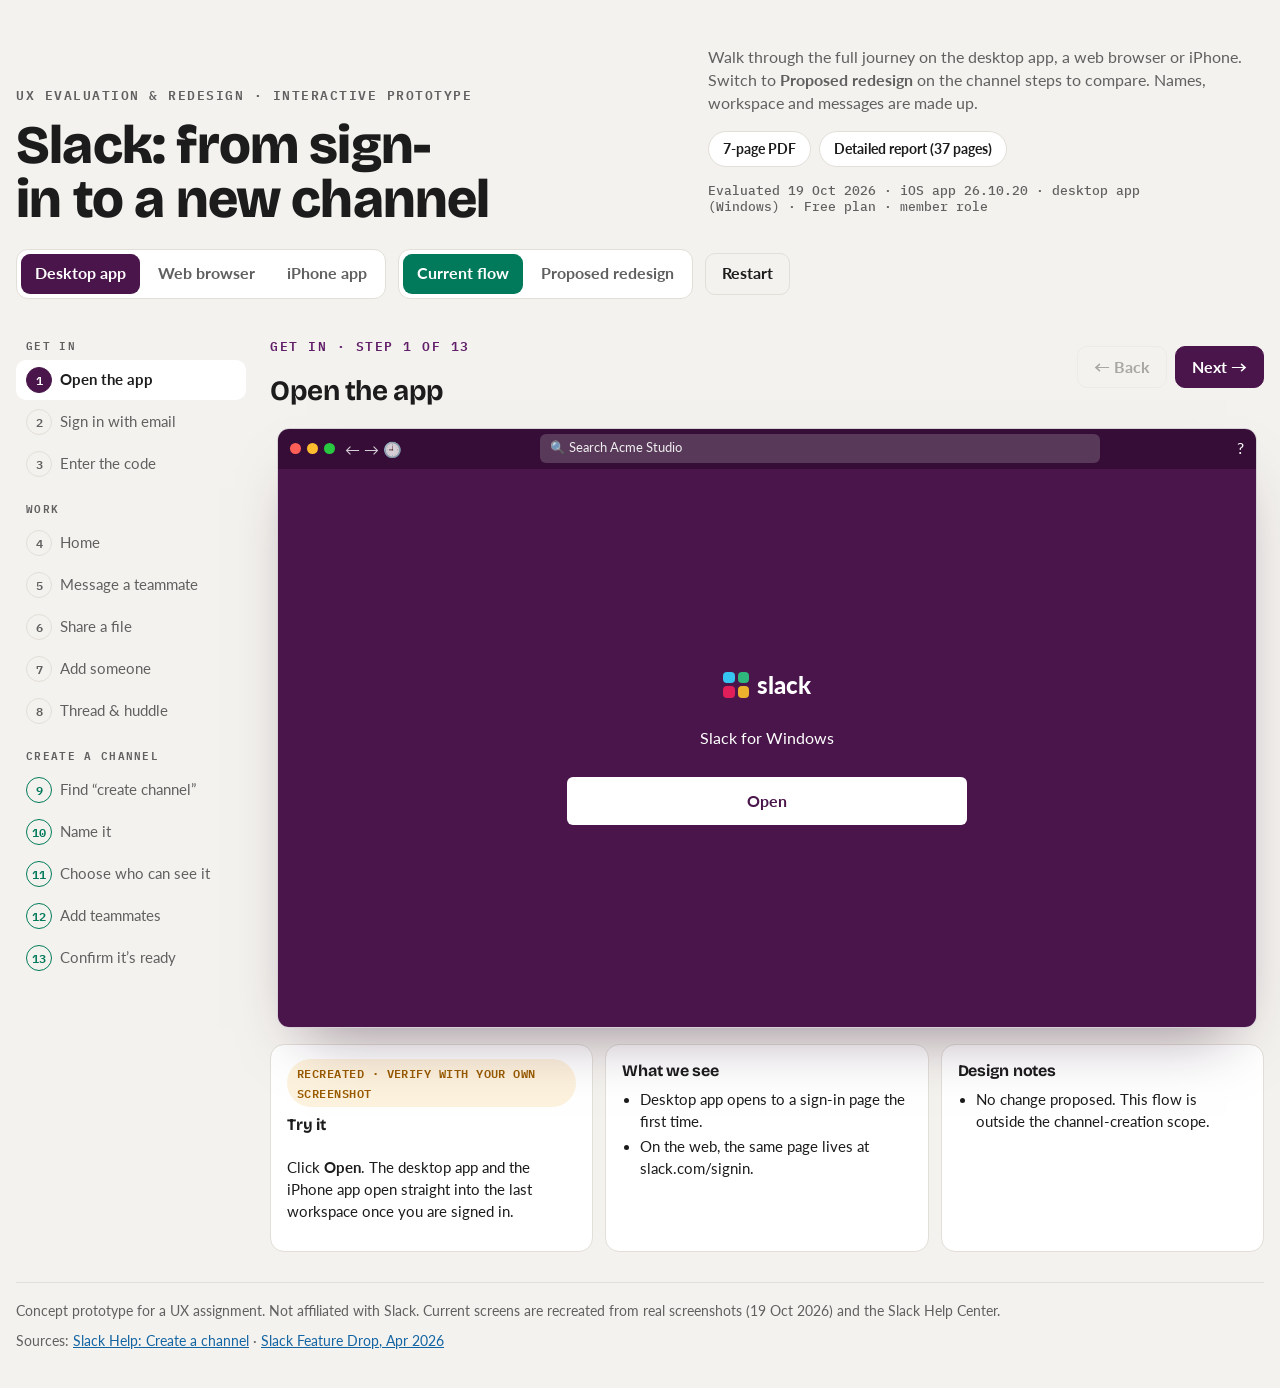
<file: Slack/channel-flow-lab/index.html>
<!doctype html><html><head><meta charset=utf8><meta name=viewport content="width=device-width,initial-scale=1,viewport-fit=cover"><style>:root{color-scheme:light;box-sizing:border-box;padding-top:env(safe-area-inset-top,0px);padding-bottom:env(safe-area-inset-bottom,0px)}html{scroll-padding-top:env(safe-area-inset-top,0px)}body{margin:0;padding:0;font:14px -apple-system,BlinkMacSystemFont,sans-serif;background:#fff;color:#000}img{max-width:100%}[hidden]:not([hidden=until-found i]){display:none!important}</style></head><body>
<title>Slack Channel Flow Lab</title>
<meta name="claude:viewport-fit-sides" content="cover">
<meta name="description" content="Interactive prototype: Slack journey from sign-in to creating a channel, on desktop app, web browser and iOS, current flow vs proposed redesign.">
<link rel="preconnect" href="https://fonts.googleapis.com">
<link rel="stylesheet" href="https://fonts.googleapis.com/css2?family=Lato:wght@400;700;900&family=Bricolage+Grotesque:opsz,wght@12..96,600;12..96,800&family=IBM+Plex+Mono:wght@500;600&display=swap">
<style>
/* Layout: page intro + platform/version switch → step rail | device stage, guide strip under the device */
:root{
  --page:#F4F2EE; --panel:#FFFFFF; --ink:#1D1C1D; --mut:#616061; --line:#E2DED8;
  --aub:#4A154B; --aub2:#3F0E40; --aub3:#611F69; --sb-fg:#F3EAF3; --sb-mut:#CFC0D0; --sb-hi:#1164A3;
  --green:#007A5A; --green-soft:#E3F3EE; --blue:#1264A3; --blue-soft:#E8F1FA; --red:#C4314B; --red-soft:#FBE7EB; --amb:#9A5B00; --amb-soft:#FDF2DD;
  --hi:#E8912D;
  --disp:"Bricolage Grotesque","Avenir Next",Arial,sans-serif; --body:"Lato","Helvetica Neue",Arial,sans-serif; --mono:"IBM Plex Mono",ui-monospace,Menlo,monospace;
}
@media (prefers-color-scheme: dark){:root:not([data-theme="light"]){--page:#141214;--panel:#1C1A1D;--ink:#F2EEF2;--mut:#B5AEB6;--line:#353036;--green-soft:#0F2E26;--blue-soft:#13263A;--red-soft:#3A1720;--amb-soft:#33270F;--green:#3FC19A;--blue:#6FB3F0;--red:#F2788E;--amb:#E9B556;color-scheme:dark}}
:root[data-theme="dark"]{--page:#141214;--panel:#1C1A1D;--ink:#F2EEF2;--mut:#B5AEB6;--line:#353036;--green-soft:#0F2E26;--blue-soft:#13263A;--red-soft:#3A1720;--amb-soft:#33270F;--green:#3FC19A;--blue:#6FB3F0;--red:#F2788E;--amb:#E9B556;color-scheme:dark}
*{box-sizing:border-box}
body{background:var(--page);color:var(--ink);font:15.5px/1.5 var(--body);margin:0}
button,input,textarea{font:inherit;color:inherit}
:focus-visible{outline:3px solid var(--hi);outline-offset:2px}
.pg{max-width:1320px;margin:0 auto;padding-left:max(16px,env(safe-area-inset-left,0px));padding-right:max(16px,env(safe-area-inset-right,0px));padding-block:30px 0}
h1,h2,h3{font-family:var(--disp);margin:0;letter-spacing:-.015em;text-wrap:balance}
.kick{font:600 12.5px var(--mono);letter-spacing:.12em;text-transform:uppercase;color:var(--aub3)}
:root[data-theme="dark"] .kick{color:#D7A5DA}
@media (prefers-color-scheme: dark){:root:not([data-theme="light"]) .kick{color:#D7A5DA}}
.top{display:grid;grid-template-columns:minmax(0,1.2fr) minmax(0,1fr);gap:24px;align-items:end}
@media (max-width:880px){.top{grid-template-columns:1fr;gap:10px}}
.top h1{font-size:clamp(32px,4.6vw,54px);font-weight:800;line-height:1;margin-top:8px}
.top p{color:var(--mut);max-width:60ch}
.links{display:flex;gap:8px;flex-wrap:wrap;margin-top:10px}.links a{font-weight:700;font-size:14px;text-decoration:none;color:var(--ink);border:1.5px solid var(--line);background:var(--panel);border-radius:999px;padding:6px 14px;min-height:36px;display:inline-flex;align-items:center}.links a:hover{border-color:var(--aub3)}
.meta{font:500 12.5px var(--mono);color:var(--mut);margin-top:8px}
.ctrls{display:flex;gap:12px;flex-wrap:wrap;align-items:center;margin:22px 0 4px}
.seg{display:inline-flex;background:var(--panel);border:1.5px solid var(--line);border-radius:12px;padding:4px;gap:4px;flex-wrap:wrap}
.seg button{border:0;background:none;border-radius:9px;padding:8px 14px;font-weight:700;cursor:pointer;min-height:40px;color:var(--mut)}
.seg button[aria-pressed="true"]{background:var(--aub);color:#fff}
.seg.v button[aria-pressed="true"]{background:var(--green);color:#fff}
.lab{display:grid;grid-template-columns:230px minmax(0,1fr);gap:24px;padding-block:20px 30px;align-items:start}
@media (max-width:980px){.lab{grid-template-columns:1fr}}
.rail{display:flex;flex-direction:column;gap:2px;position:sticky;top:12px}
@media (max-width:980px){.rail{position:static;flex-direction:row;overflow-x:auto;padding-bottom:6px}}
.rail .sec{font:600 11px var(--mono);letter-spacing:.12em;text-transform:uppercase;color:var(--mut);padding:12px 10px 4px}
@media (max-width:980px){.rail .sec{display:none}}
.rail button{display:grid;grid-template-columns:26px 1fr;gap:8px;align-items:center;border:0;background:none;text-align:left;padding:7px 10px;border-radius:10px;cursor:pointer;color:var(--mut);min-height:40px;font-size:14.5px}
@media (max-width:980px){.rail button{flex:0 0 auto;white-space:nowrap;border:1.5px solid var(--line);background:var(--panel);border-radius:999px}}
.rail i{font:600 11.5px var(--mono);font-style:normal;width:26px;height:26px;border-radius:50%;border:1.5px solid var(--line);display:grid;place-items:center}
.rail button[aria-current="step"]{background:var(--panel);color:var(--ink);font-weight:700}
.rail button[aria-current="step"] i{background:var(--aub);border-color:var(--aub);color:#fff}
.rail .core i{border-color:var(--green);color:var(--green)}
.stagewrap{display:flex;flex-direction:column;gap:16px;min-width:0}
.stage{display:flex;justify-content:center;min-width:0}
.badge{display:inline-flex;align-items:center;gap:6px;font:600 11.5px var(--mono);border-radius:999px;padding:4px 10px;letter-spacing:.04em}
.badge.rec{background:var(--amb-soft);color:var(--amb)} .badge.obs{background:var(--blue-soft);color:var(--blue)} .badge.pro{background:var(--green-soft);color:var(--green)}
.guide{display:grid;grid-template-columns:repeat(3,minmax(0,1fr));gap:12px}
@media (max-width:860px){.guide{grid-template-columns:1fr}}
.gcard{background:var(--panel);border:1px solid var(--line);border-radius:14px;padding:14px 16px;display:flex;flex-direction:column;gap:6px;min-width:0}
.gcard h3{font-size:16px}
.gcard p,.gcard li{font-size:14.5px}
.gcard ul{margin:0;padding-left:18px;display:flex;flex-direction:column;gap:4px}
.ghead{display:flex;justify-content:space-between;align-items:center;gap:10px;flex-wrap:wrap}
.ghead h2{font-size:clamp(22px,2.4vw,28px)}
.nav{display:flex;gap:8px}
.btn{border:1.5px solid var(--aub);background:var(--aub);color:#fff;border-radius:10px;padding:8px 16px;font-weight:700;cursor:pointer;min-height:42px}
.btn.gh{background:transparent;color:var(--ink);border-color:var(--line)}
.btn[disabled]{opacity:.35;cursor:default}
.foot{border-top:1px solid var(--line);padding-block:18px 36px;color:var(--mut);font-size:13.5px;display:flex;justify-content:space-between;gap:10px;flex-wrap:wrap}
.foot a{color:var(--blue)}

/* ---------- Slack desktop / web mock (always light, like Slack default) ---------- */
.win{width:min(980px,100%);height:600px;border-radius:12px;overflow:hidden;box-shadow:0 30px 60px -30px rgba(40,10,40,.5);display:flex;flex-direction:column;background:#fff;color:#1D1C1D;font-family:var(--body);position:relative;border:1px solid #d6d1d6}
.tb{height:40px;background:#350D36;display:flex;align-items:center;gap:10px;padding:0 12px;color:#fff;flex:none}
.tb .arr{opacity:.8;font-size:15px}
.tb .search{flex:1;max-width:560px;margin:0 auto;background:rgba(255,255,255,.18);border-radius:6px;font-size:12.5px;padding:5px 10px;color:#eee}
.tb .dots{display:flex;gap:6px}.tb .dots i{width:11px;height:11px;border-radius:50%;background:#ff5f57}.tb .dots i:nth-child(2){background:#febc2e}.tb .dots i:nth-child(3){background:#28c840}
.browser{background:#DEE1E6;flex:none}
.btabs{display:flex;align-items:flex-end;gap:4px;padding:8px 10px 0;height:38px}
.btab{background:#fff;border-radius:8px 8px 0 0;padding:6px 14px;font-size:12px;display:flex;gap:6px;align-items:center;max-width:240px}
.btab b{width:14px;height:14px;border-radius:3px;background:#4A154B;display:inline-block}
.burl{background:#fff;display:flex;align-items:center;gap:10px;padding:6px 10px;font-size:12.5px;color:#444}
.burl span{flex:1;background:#F1F3F4;border-radius:999px;padding:5px 14px}
.app{flex:1;display:flex;min-height:0}
.wrail{width:62px;background:#3F0E40;display:flex;flex-direction:column;align-items:center;gap:12px;padding:10px 0;color:#F3EAF3;font-size:10px;flex:none}
.wrail .ws{width:36px;height:36px;border-radius:9px;background:#E8912D;color:#fff;display:grid;place-items:center;font:900 16px var(--body)}
.wrail .ic{display:flex;flex-direction:column;align-items:center;gap:2px;cursor:pointer;opacity:.85}
.wrail .ic b{width:34px;height:34px;border-radius:9px;display:grid;place-items:center;font-size:16px}
.wrail .ic.on b{background:rgba(255,255,255,.2)}
.wrail .plus{margin-top:auto;width:34px;height:34px;border-radius:50%;background:rgba(255,255,255,.18);display:grid;place-items:center;font-size:20px;cursor:pointer;border:0;color:#fff}
.wrail .me{width:30px;height:30px;border-radius:8px;background:#2EB67D;display:grid;place-items:center;font-weight:900;font-size:12px}
.side{width:250px;background:#4A154B;color:#F3EAF3;display:flex;flex-direction:column;flex:none;font-size:14px;overflow:hidden}
.side .wsn{display:flex;justify-content:space-between;align-items:center;padding:12px 14px;font:900 17px var(--body)}
.side .wsn span{font-size:16px;opacity:.85}
.side .it{padding:3px 14px 3px 22px;display:flex;align-items:center;gap:8px;color:#CFC0D0;cursor:pointer;border-radius:6px;margin:0 8px}
.side .it.on{background:#1164A3;color:#fff}
.side .it.bold{color:#fff;font-weight:900}
.side .hd{padding:10px 14px 4px;display:flex;justify-content:space-between;align-items:center;color:#CFC0D0}
.side .hd b{font-weight:700}
.side .hd button{border:0;background:none;color:#CFC0D0;font-size:18px;cursor:pointer;width:26px;height:26px;border-radius:6px}
.side .hd button:hover{background:rgba(255,255,255,.15)}
.side .av{width:20px;height:20px;border-radius:5px;display:inline-grid;place-items:center;font-size:10px;font-weight:900;color:#fff}
.main{flex:1;display:flex;flex-direction:column;min-width:0;background:#fff}
.mh{padding:10px 18px;border-bottom:1px solid #e8e8e8;display:flex;align-items:center;gap:10px}
.mh b{font:900 17px var(--body)}
.mh small{color:#616061}
.msgs{flex:1;overflow:auto;padding:12px 18px;display:flex;flex-direction:column;gap:12px}
.msg{display:grid;grid-template-columns:36px 1fr;gap:10px}
.msg .a{width:36px;height:36px;border-radius:8px;display:grid;place-items:center;color:#fff;font-weight:900}
.msg b{font-weight:900}.msg small{color:#616061;margin-left:6px}
.msg p{margin:2px 0 0}
.file{display:flex;gap:10px;align-items:center;border:1px solid #ddd;border-radius:8px;padding:8px 12px;margin-top:6px;max-width:320px}
.file i{width:30px;height:36px;border-radius:5px;background:#E01E5A;color:#fff;display:grid;place-items:center;font-style:normal;font-size:10px;font-weight:900}
.replies{color:#1264A3;font-weight:700;font-size:13px;margin-top:4px;cursor:pointer}
.comp{margin:0 18px 14px;border:1px solid #bbb;border-radius:10px;overflow:hidden}
.comp .bar{display:flex;gap:12px;padding:6px 10px;background:#F8F8F8;color:#777;font-size:13px}
.comp .row{display:flex;align-items:center;gap:8px;padding:6px 10px}
.comp input{flex:1;border:0;outline:0;font-size:14.5px;background:transparent;color:#1D1C1D;min-width:0}
.comp .pl{width:28px;height:28px;border-radius:50%;border:1px solid #ccc;background:#fff;cursor:pointer;color:#1D1C1D}
.comp .send{border:0;border-radius:6px;background:#007A5A;color:#fff;padding:6px 12px;cursor:pointer;font-weight:700}
.intro{padding:16px 18px;display:flex;flex-direction:column;gap:6px}
.intro h4{font:900 22px var(--body);margin:0}
.intro .acts{display:flex;gap:8px;flex-wrap:wrap}
.ob{border:1px solid #bbb;background:#fff;border-radius:6px;padding:6px 12px;font-weight:700;cursor:pointer;color:#1D1C1D}
.ob.pr{background:#007A5A;border-color:#007A5A;color:#fff}
.ob.hot,.mb.hot,.mob .hot{box-shadow:0 0 0 0 rgba(232,145,45,.7);animation:pulse 1.5s infinite}
@keyframes pulse{0%{box-shadow:0 0 0 0 rgba(232,145,45,.75)}100%{box-shadow:0 0 0 12px rgba(232,145,45,0)}}
@media (prefers-reduced-motion: reduce){.hot{animation:none!important;outline:3px solid #E8912D}}
.overlay{position:absolute;inset:0;background:rgba(0,0,0,.45);display:grid;place-items:center;z-index:5}
.modal{background:#fff;color:#1D1C1D;border-radius:10px;width:min(520px,92%);max-height:92%;overflow:auto;box-shadow:0 20px 50px rgba(0,0,0,.35);display:flex;flex-direction:column}
.modal .mhd{display:flex;justify-content:space-between;align-items:center;padding:18px 22px 6px}
.modal .mhd h3{font:900 21px var(--body);letter-spacing:0}
.modal .x{border:0;background:none;font-size:22px;cursor:pointer;color:#616061}
.modal .mbd{padding:6px 22px 14px;display:flex;flex-direction:column;gap:10px;font-size:14.5px}
.modal .mft{padding:12px 22px 18px;display:flex;justify-content:space-between;align-items:center;gap:10px;border-top:1px solid #eee}
.modal label{font-weight:700}
.fld{border:1px solid #868686;border-radius:6px;padding:8px 10px;display:flex;align-items:center;gap:6px}
.fld input,.fld textarea{border:0;outline:0;flex:1;font-size:15px;background:transparent;color:#1D1C1D;min-width:0}
.fld:focus-within{border-color:#1264A3;box-shadow:0 0 0 3px rgba(18,100,163,.25)}
.hint{font-size:12.5px;color:#616061}
.err{font-size:12.5px;color:#C4314B;font-weight:700}
.mb{border:0;border-radius:6px;background:#007A5A;color:#fff;padding:8px 16px;font-weight:700;cursor:pointer}
.mb[disabled]{background:#ddd;color:#888;cursor:not-allowed;box-shadow:none;animation:none}
.lk{border:0;background:none;color:#1264A3;font-weight:700;cursor:pointer;padding:4px}
.radio{display:grid;grid-template-columns:20px 1fr;gap:10px;align-items:start;cursor:pointer;padding:6px 0}
.radio i{width:18px;height:18px;border-radius:50%;border:2px solid #868686;margin-top:2px}
.radio.on i{border:6px solid #1264A3}
.vcard{border:1.5px solid #ccc;border-radius:10px;padding:12px;display:grid;grid-template-columns:30px 1fr 22px;gap:10px;cursor:pointer;text-align:left;background:#fff;color:#1D1C1D;width:100%}
.vcard.on{border-color:#1264A3;background:#F2F8FD}
.vcard .ico{width:30px;height:30px;border-radius:8px;background:#F4EDE4;display:grid;place-items:center}
.vcard ul{margin:4px 0 0;padding-left:16px;font-size:13px;color:#454245}
.vcard .rd{width:20px;height:20px;border-radius:50%;border:2px solid #868686}
.vcard.on .rd{border:6px solid #1264A3}
.steps3{display:flex;gap:6px;font:600 11.5px var(--mono);color:#616061}
.steps3 span{padding:3px 8px;border-radius:999px;background:#F4F4F4}
.steps3 span.on{background:#4A154B;color:#fff}
.steps3 span.done{background:#E3F3EE;color:#007A5A}
.chips{display:flex;gap:6px;flex-wrap:wrap}
.chip{border:1px solid #ccc;border-radius:999px;padding:4px 10px 4px 4px;display:inline-flex;align-items:center;gap:6px;font-size:13px;background:#fff;cursor:pointer;color:#1D1C1D}
.chip.on{background:#E8F1FA;border-color:#1264A3}
.chip .av{width:22px;height:22px;border-radius:50%;display:grid;place-items:center;color:#fff;font-size:10px;font-weight:900}
.menu{position:absolute;z-index:6;background:#fff;color:#1D1C1D;border-radius:10px;box-shadow:0 12px 34px rgba(0,0,0,.3);padding:8px;width:260px;display:flex;flex-direction:column}
.menu button{border:0;background:none;text-align:left;padding:8px 10px;border-radius:6px;cursor:pointer;display:flex;gap:10px;align-items:center;font-size:14.5px;color:#1D1C1D}
.menu button:hover{background:#1264A3;color:#fff}
.menu small{display:block;color:#616061;font-size:12px}
.menu button:hover small{color:#e6eef6}
.summary{border:1.5px solid #007A5A;background:#F0FAF6;border-radius:12px;padding:14px 16px;display:flex;flex-direction:column;gap:8px;margin:12px 18px}
.summary h4{margin:0;font:900 18px var(--body);color:#007A5A}
.summary .grid{display:grid;grid-template-columns:repeat(3,minmax(0,1fr));gap:8px}
.summary .grid div{background:#fff;border-radius:8px;padding:8px 10px;font-size:13px}
.summary .grid b{display:block;font-size:14px}
.signin{flex:1;display:grid;place-items:center;background:#fff;overflow:auto}
.sbox{width:min(400px,90%);display:flex;flex-direction:column;gap:12px;text-align:center;padding:20px 0}
.sbox h4{font:900 34px var(--body);margin:0}
.logo{display:flex;align-items:center;justify-content:center;gap:8px;font:900 24px var(--body)}
.logo i{width:26px;height:26px;display:grid;grid-template-columns:1fr 1fr;gap:3px}
.logo i b{border-radius:4px}
.sso{border:1.5px solid #ccc;border-radius:6px;padding:10px;font-weight:700;background:#fff;cursor:pointer;color:#1D1C1D}
.big{border:0;border-radius:6px;background:#4A154B;color:#fff;padding:12px;font-weight:700;font-size:16px;cursor:pointer}
.otp{display:flex;gap:8px;justify-content:center}
.otp span{width:46px;height:58px;border:1.5px solid #bbb;border-radius:8px;display:grid;place-items:center;font:900 24px var(--body)}
.wsrow{display:flex;align-items:center;gap:12px;border:1px solid #ddd;border-radius:10px;padding:12px;text-align:left}
.wsrow .ws2{width:40px;height:40px;border-radius:9px;background:#E8912D;color:#fff;display:grid;place-items:center;font-weight:900}
.toast{position:absolute;left:50%;bottom:22px;transform:translateX(-50%);background:#1D1C1D;color:#fff;padding:9px 16px;border-radius:8px;font-size:13.5px;font-weight:700;z-index:9;white-space:nowrap;max-width:92%;overflow:hidden;text-overflow:ellipsis}
.huddle{position:absolute;left:330px;bottom:16px;background:#1D1C1D;color:#fff;border-radius:12px;padding:10px 14px;display:flex;align-items:center;gap:10px;font-size:13px;z-index:4}
.huddle i{width:10px;height:10px;border-radius:50%;background:#2EB67D}
.thread{width:300px;border-left:1px solid #e8e8e8;display:flex;flex-direction:column;flex:none;background:#fff}
@media (max-width:860px){.side{width:190px}.thread{display:none}}
@media (max-width:640px){.side{display:none}.win{height:560px}}

/* ---------- iOS mock ---------- */
.phone{width:375px;max-width:100%;height:760px;background:#111;border-radius:52px;padding:12px;box-shadow:0 30px 60px -30px rgba(40,10,40,.55)}
.mob{height:100%;border-radius:42px;overflow:hidden;background:#fff;color:#1D1C1D;display:flex;flex-direction:column;position:relative;font-family:var(--body);font-size:15px}
.sbr{display:flex;justify-content:space-between;padding:14px 26px 6px;font-weight:700;font-size:14px}
.mob.dark .sbr{color:#fff}
.mhead{background:#4A154B;color:#fff;padding:0 16px 12px;display:flex;align-items:center;gap:10px}
.mhead .ws{width:34px;height:34px;border-radius:9px;background:#E8912D;display:grid;place-items:center;font-weight:900}
.mhead b{font:900 20px var(--body);flex:1}
.mhead .me{width:32px;height:32px;border-radius:50%;background:#2EB67D;display:grid;place-items:center;font-weight:900;font-size:12px}
.tiles{display:grid;grid-template-columns:repeat(3,1fr);gap:8px;padding:12px 14px;background:#4A154B}
.tiles div{background:rgba(255,255,255,.12);color:#fff;border-radius:10px;padding:8px;font-size:12px}
.tiles b{display:block;font-size:13px}
.mlist{flex:1;overflow:auto;padding-bottom:90px}
.mlist .h{display:flex;justify-content:space-between;align-items:center;padding:14px 16px 4px;font-weight:900;font-size:14px;color:#616061}
.mlist .h button{border:0;background:none;font-size:20px;color:#616061;cursor:pointer;width:32px;height:32px}
.mlist .r{display:flex;align-items:center;gap:12px;padding:9px 16px;font-size:16px;cursor:pointer}
.mlist .r .hash{width:22px;text-align:center;color:#616061;font-size:18px}
.mlist .r.bold{font-weight:900}
.mlist .r .av{width:26px;height:26px;border-radius:7px;display:grid;place-items:center;color:#fff;font-size:11px;font-weight:900}
.fab{position:absolute;right:18px;bottom:96px;width:56px;height:56px;border-radius:50%;background:#4A154B;color:#fff;border:0;font-size:28px;box-shadow:0 6px 16px rgba(0,0,0,.3);cursor:pointer;z-index:3}
.tabs{position:absolute;left:12px;right:12px;bottom:14px;background:#fff;border-radius:30px;box-shadow:0 4px 18px rgba(0,0,0,.15);display:grid;grid-template-columns:repeat(4,1fr) 52px;padding:6px;font-size:11px;text-align:center;font-weight:700;color:#616061;z-index:3}
.tabs span{display:flex;flex-direction:column;align-items:center;gap:1px;padding:4px 0;cursor:pointer}
.tabs span.on{color:#4A154B;background:#F3EAF3;border-radius:22px}
.tabs b{font-size:17px}
.mnav{display:flex;align-items:center;gap:10px;padding:6px 14px 12px;border-bottom:1px solid #eee}
.mnav button{border:0;background:#F4F4F4;border-radius:50%;width:36px;height:36px;font-size:17px;cursor:pointer;color:#1D1C1D}
.mnav b{flex:1;text-align:center;font-size:17px}
.mnav .act{border-radius:16px;width:auto;padding:0 14px;font-weight:700;background:#007A5A;color:#fff}
.mnav .act[disabled]{background:#ddd;color:#888}
.mbody{flex:1;overflow:auto;padding:14px 16px;display:flex;flex-direction:column;gap:12px}
.mbody .fld{border-radius:10px}
.sheet{position:absolute;inset:0;background:rgba(0,0,0,.4);display:flex;align-items:flex-end;z-index:7}
.sheet .pan{background:#fff;width:100%;border-radius:22px 22px 0 0;padding:10px 12px 30px;display:flex;flex-direction:column;gap:2px}
.sheet .grab{width:40px;height:5px;border-radius:3px;background:#ccc;margin:0 auto 8px}
.sheet button.opt{border:0;background:none;display:flex;gap:12px;align-items:center;padding:12px 10px;font-size:16px;border-radius:10px;cursor:pointer;text-align:left;color:#1D1C1D}
.sheet button.opt:hover{background:#F4F4F4}
.sheet button.opt b{width:34px;height:34px;border-radius:9px;background:#F4EDE4;display:grid;place-items:center}
.mcomp{margin:8px 10px 26px;border:1px solid #ccc;border-radius:20px;display:flex;align-items:center;gap:8px;padding:6px 8px}
.mcomp input{flex:1;border:0;outline:0;font-size:15px;background:transparent;min-width:0;color:#1D1C1D}
.mcomp button{border:0;background:#F4F4F4;border-radius:50%;width:32px;height:32px;cursor:pointer;color:#1D1C1D}
.mcomp .send{background:#007A5A;color:#fff}
.mob .msgs{padding:12px 14px}
.mob .intro{padding:16px}
.mob .summary{margin:12px}
.mob .summary .grid{grid-template-columns:1fr 1fr 1fr}
.splash{flex:1;background:#4A154B;display:grid;place-items:center;color:#fff}
</style>

<main class="pg">
  <header class="top">
    <div>
      <p class="kick">UX evaluation &amp; redesign · interactive prototype</p>
      <h1>Slack: from sign-in to a new channel</h1>
    </div>
    <div>
      <p>Walk through the full journey on the desktop app, a web browser or iPhone. Switch to <b>Proposed redesign</b> on the channel steps to compare. Names, workspace and messages are made up.</p>
      <p class="links"><a href="Slack_Channel_Creation_UX_7_Pages.pdf" target="_blank" rel="noopener">7-page PDF</a><a href="Slack_UX_Detailed_Report_37_Pages.pdf" target="_blank" rel="noopener">Detailed report (37 pages)</a></p>
      <p class="meta">Evaluated 19 Oct 2026 · iOS app 26.10.20 · desktop app (Windows) · Free plan · member role</p>
    </div>
  </header>

  <div class="ctrls">
    <div class="seg" role="group" aria-label="Platform"><button type="button" data-p="desk" aria-pressed="true">Desktop app</button><button type="button" data-p="web" aria-pressed="false">Web browser</button><button type="button" data-p="ios" aria-pressed="false">iPhone app</button></div>
    <div class="seg v" role="group" aria-label="Version"><button type="button" data-v="cur" aria-pressed="true">Current flow</button><button type="button" data-v="new" aria-pressed="false">Proposed redesign</button></div>
    <button class="btn gh" type="button" id="reset">Restart</button>
  </div>

  <section class="lab" aria-label="Prototype">
    <nav class="rail" id="rail" aria-label="Journey steps"></nav>
    <div class="stagewrap">
      <div class="ghead"><div><p class="kick" id="stepk"></p><h2 id="stept"></h2></div><div class="nav"><button class="btn gh" id="prev" type="button">← Back</button><button class="btn" id="next" type="button">Next →</button></div></div>
      <div class="stage" id="stage"></div>
      <div class="guide">
        <div class="gcard"><span class="badge obs" id="srcb"></span><h3>Try it</h3><p id="gtry"></p></div>
        <div class="gcard"><h3>What we see</h3><ul id="gobs"></ul></div>
        <div class="gcard"><h3 id="gfixh">Design notes</h3><ul id="gfix"></ul></div>
      </div>
    </div>
  </section>

  <footer class="foot"><span>Concept prototype for a UX assignment. Not affiliated with Slack. Current screens are recreated from real screenshots (19 Oct 2026) and the Slack Help Center.</span><span>Sources: <a href="https://slack.com/help/articles/201402297-Create-a-channel" target="_blank" rel="noopener">Slack Help: Create a channel</a> · <a href="https://slack.com/blog/news/slack-feature-drop-april2026" target="_blank" rel="noopener">Slack Feature Drop, Apr 2026</a></span></footer>
</main>

<script>
(function(){
const $=id=>document.getElementById(id);
const stage=$('stage');
const PEOPLE={pn:['Priya Nair','#2EB67D','PN'],ad:['Arjun Das','#1264A3','AD'],mi:['Meera Iyer','#E01E5A','MI'],ks:['Kabir Shah','#ECB22E','KS'],zk:['Zoya Khan','#36C5F0','ZK']};
const STEPS=[
 {k:'open',sec:'Get in',t:'Open the app'},
 {k:'signin',sec:'Get in',t:'Sign in with email'},
 {k:'code',sec:'Get in',t:'Enter the code'},
 {k:'home',sec:'Work',t:'Home'},
 {k:'dm',sec:'Work',t:'Message a teammate'},
 {k:'file',sec:'Work',t:'Share a file'},
 {k:'invite',sec:'Work',t:'Add someone'},
 {k:'collab',sec:'Work',t:'Thread & huddle'},
 {k:'c1',sec:'Create a channel',t:'Find “create channel”',core:1},
 {k:'c2',sec:'Create a channel',t:'Name it',core:1},
 {k:'c3',sec:'Create a channel',t:'Choose who can see it',core:1},
 {k:'c4',sec:'Create a channel',t:'Add teammates',core:1},
 {k:'c5',sec:'Create a channel',t:'Confirm it’s ready',core:1}
];
const S0=()=>({i:0,email:'',msgs:[{w:'pn',t:'Hi Rohan! Can you share the Orbit brief before Monday?',tm:'10:02 AM'}],file:false,invited:'',reply:false,huddle:false,menu:false,name:'',purpose:'',vis:null,members:[],created:false,sheet:false,typed:''});
let P='desk',V='cur',st=S0();
const av=(k,sz=36,r=8)=>{const p=PEOPLE[k];return `<span class="a" style="background:${p[1]};width:${sz}px;height:${sz}px;border-radius:${r}px;display:grid;place-items:center;color:#fff;font-weight:900;font-size:${sz*.36}px;flex:none">${p[2]}</span>`};
const fmt=n=>n.toLowerCase().replace(/[^a-z0-9\-_ ]/g,'').replace(/\s+/g,'-').slice(0,80);
const TAKEN=['general','random','design','proj-apollo'];
const logo=`<span class="logo"><i><b style="background:#36C5F0"></b><b style="background:#2EB67D"></b><b style="background:#E01E5A"></b><b style="background:#ECB22E"></b></i>slack</span>`;
/* ---------- guide content ---------- */
const G={
 open:{src:'rec',try:'Click <b>Open</b>. The desktop app and the iPhone app open straight into the last workspace once you are signed in.',obs:['Desktop app opens to a sign-in page the first time.','On the web, the same page lives at slack.com/signin.'],fix:['No change proposed. This flow is outside the channel-creation scope.']},
 signin:{src:'rec',try:'Type any email and press <b>Sign in with email</b>.',obs:['Slack signs you in with a 6-digit code sent to your email, or with Google / Apple.','iOS Preferences also shows <b>Passkeys · NEW</b> (screenshot M02).'],fix:['Passwordless sign-in lowers effort and the risk of reused passwords.']},
 code:{src:'rec',try:'The code fills itself in this demo. Press <b>Open Acme Studio</b>.',obs:['After the code, you pick a workspace.','Add workspaces screen lists “Sign in to another workspace / Join / Create” (M18).'],fix:['No change proposed.']},
 home:{src:'obs',try:'Look at the sidebar: Channels, Direct messages and the <b>+</b> buttons. Then press <b>Next</b>.',obs:['Desktop: rail on the left (Home, DMs, Activity, Files, Agents & tools) and a <b>+</b> at the bottom (D1).','iPhone: Home with Catch Up, Threads, Huddles tiles, sections and a floating <b>+</b> (M12, M17).','Free plan shows upgrade banners in Files and Apps (D4, D6).'],fix:['Keep the 2023 layout: Slack moved creation into one <b>+</b> button after finding create options “scattered” (Diginomica, 2023).']},
 dm:{src:'rec',try:'Type a reply to Priya and press Enter or <b>Send</b>.',obs:['Messages, threads, reactions and @mentions all happen in the conversation.','Drafts & Sent and Scheduled are one tap away on mobile (M05, M09).'],fix:['Outside scope; no change proposed.']},
 file:{src:'rec',try:'Press the <b>+</b> in the message box and choose <b>Upload from your computer</b> (or Photos on iPhone).',obs:['Files appear inline and in the Files view (D4).','On the Free plan, canvases and lists show an upgrade prompt (D4).'],fix:['Outside scope.']},
 invite:{src:'rec',try:'Open <b>Invite people</b>, type an email and press <b>Send</b>.',obs:['Invites to the workspace go by email or link. Slack Connect invitations are separate (M04).'],fix:['Outside scope.']},
 collab:{src:'rec',try:'Press <b>1 reply</b> to open the thread, add a reply, then <b>Start a huddle</b>.',obs:['Threads keep side topics out of the channel (M15).','Huddles are quick audio/video calls (M16).'],fix:['Outside scope.']},
 c1:{src:'rec',try:'Find the way to create a channel and press it.',obs:['Desktop: <b>+</b> at the bottom of the rail opens a create menu, and the Channels header has its own menu (Help Center).','iPhone: <b>Add channel</b> sits at the end of a long list (M12, M13) and the floating <b>+</b> can cover list rows.','Labels differ: “Add channel”, “+”, “Create a channel”.'],fix:['<b>F1/F2</b> One label everywhere: <b>Create channel</b>, pinned in the Channels header.','Split “Add channel” into <b>Create new</b> vs <b>Browse channels</b>.','Pad the list so the floating + never covers a row.'],h:['Consistency & standards','Jakob’s law','Fitts’s law']},
 c2:{src:'rec',try:'Type a name like “Project Orbit”. In the proposed version also add a purpose.',obs:['Name only; spaces become dashes and capitals become lowercase (80 characters max).','No purpose or description is asked during creation (Help Center).'],fix:['<b>F5</b> Optional “What’s this channel for?” with examples.','Live preview of the final name and an instant “name taken” check.','Step indicator: 1 Name · 2 Who can see · 3 People (<b>F4</b>).'],h:['Recognition rather than recall','Visibility of system status']},
 c3:{src:'rec',try:'Choose Public or Private.',obs:['Two options: Public (anyone in the workspace) or Private (only invited people).','The impact (search, history, changing later) is not explained at this moment.'],fix:['<b>F3</b> Two cards that say exactly who can see it and how many people that is.','Nothing pre-selected in the proposed version, so the choice is deliberate.','Note that changing it later may need an admin.'],h:['Error prevention','Match with the real world','Hick’s law (2 options is fine)']},
 c4:{src:'rec',try:'Add Priya and Arjun, or skip.',obs:['After Create, an “Add people” step appears; it can be skipped.','People are added by typing names.'],fix:['Suggested teammates as one-tap chips.','“Add later” stays, but the summary shows 0 members as a gentle warning.'],h:['Flexibility & efficiency','Recognition rather than recall']},
 c5:{src:'rec',try:'See what you get at the end.',obs:['You land in the empty channel with “This is the very beginning of #…”.','There is no single summary of name, visibility and members (<b>F6</b>).'],fix:['<b>F6</b> A “Your channel is ready” card: privacy, members, purpose, with fixes one tap away.','Next steps: post a first message, copy link, add a canvas.','Option: create it by asking Slackbot (Slack added channel-creating actions in April 2026) with a confirm step.'],h:['Visibility of system status','User control & freedom']}
};
/* ---------- desktop pieces ---------- */
function side(sel){
  const chans=['general','random','design','proj-apollo'].concat(st.created?[fmt(st.name)||'proj-orbit']:[]);
  const curAdd=V==='cur'?`<div class="it" data-act="openmenu:side" style="color:#CFC0D0">＋ Add channels</div>`:`<div class="it" data-act="create" style="color:#fff;font-weight:700">＋ Create channel</div>`;
  return `<div class="side"><div class="wsn">Acme Studio <span>✎</span></div>
   <div class="it">🧵 Threads</div><div class="it">🎧 Huddles</div><div class="it">➤ Drafts &amp; sent</div>
   <div class="hd"><b>▾ Channels</b>${V==='new'?`<button type="button" data-act="create" aria-label="Create channel" title="Create channel">＋</button>`:`<button type="button" data-act="openmenu:hd" aria-label="Channel options">⋮</button>`}</div>
   ${chans.map(c=>`<div class="it ${sel==='#'+c?'on':''} ${c==='design'?'bold':''}"># ${c}${st.created&&c===(fmt(st.name)||'proj-orbit')&&st.vis==='private'?' 🔒':''}</div>`).join('')}
   ${curAdd}
   <div class="hd"><b>▾ Direct messages</b></div>
   ${['pn','ad','mi','ks'].map(k=>`<div class="it ${sel===k?'on':''}"><span class="av" style="background:${PEOPLE[k][1]}">${PEOPLE[k][2]}</span>${PEOPLE[k][0]}</div>`).join('')}
   <div class="it" data-act="go:invite">＋ Invite people</div></div>`;
}
function rail(){return `<div class="wrail"><div class="ws">A</div>${[['⌂','Home',1],['✉','DMs'],['🔔','Activity'],['🗂','Files'],['⋯','More']].map(x=>`<div class="ic ${x[2]?'on':''}"><b>${x[0]}</b>${x[1]}</div>`).join('')}<button class="plus ${st.i===8&&V==='cur'&&!st.menu?'hot':''}" type="button" data-act="openmenu:rail" aria-label="Create">＋</button><div class="me">RM</div></div>`}
function chrome(inner){
  if(P==='web') return `<div class="win"><div class="browser"><div class="btabs"><div class="btab"><b></b>Acme Studio – Slack</div></div><div class="burl">← → ⟳ <span>🔒 app.slack.com/client/T0ACME/C04ORBIT</span></div></div><div class="app">${inner}</div></div>`;
  return `<div class="win"><div class="tb"><div class="dots"><i></i><i></i><i></i></div><span class="arr">← → 🕘</span><div class="search">🔍 Search Acme Studio</div><span>?</span></div><div class="app">${inner}</div></div>`;
}
function msgList(){return st.msgs.map((m,n)=>`<div class="msg">${av(m.w)}<div><b>${PEOPLE[m.w][0]}</b><small>${m.tm}</small><p>${m.t}</p>${m.file?`<div class="file"><i>PDF</i><div><b>orbit-brief.pdf</b><br><small style="margin:0">PDF · 240 KB</small></div></div>`:''}${n===0?`<div class="replies" data-act="thread">${st.reply?'2 replies':'1 reply'} · View thread</div>`:''}</div></div>`).join('')}
function deskMain(){
  const k=STEPS[st.i].k;
  if(['c5'].includes(k)&&st.created) return chanView();
  const dmHead=`<div class="mh">${av('pn',26,6)}<b>Priya Nair</b><small>· Product designer</small><span style="margin-left:auto" class="ob ${k==='collab'&&st.reply&&!st.huddle?'hot':''}" data-act="huddle">🎧 Huddle</span></div>`;
  return `<div class="main">${dmHead}<div class="msgs">${msgList()}</div>
   <div class="comp"><div class="bar"><b>B</b><i>I</i><s>S</s> 🔗 ⋮</div><form class="row" data-form="send"><button class="pl ${k==='file'&&!st.file?'hot':''}" type="button" data-act="attach" aria-label="Attach">＋</button><input id="cin" placeholder="Message Priya Nair" autocomplete="off" value="${st.typed}"><button class="send ${k==='dm'&&st.msgs.length<2?'hot':''}" type="submit">Send</button></form></div></div>
   ${st.threadOpen?`<div class="thread"><div class="mh"><b>Thread</b><span style="margin-left:auto;cursor:pointer" data-act="thread">✕</span></div><div class="msgs">${`<div class="msg">${av('pn')}<div><b>Priya Nair</b><small>10:02 AM</small><p>Hi Rohan! Can you share the Orbit brief before Monday?</p></div></div><div class="msg">${av('ad')}<div><b>Arjun Das</b><small>10:20 AM</small><p>I can review it too.</p></div></div>${st.reply?`<div class="msg"><span class="a" style="background:#2EB67D;width:36px;height:36px;border-radius:8px;display:grid;place-items:center;color:#fff;font-weight:900">RM</span><div><b>Rohan Mehra</b><small>now</small><p>Thanks both, sharing it now.</p></div></div>`:''}`}</div>${st.reply?'':`<div class="comp"><div class="row"><span style="flex:1;color:#888">Reply…</span><button class="send hot" type="button" data-act="reply">Reply</button></div></div>`}</div>`:''}`;
}
function chanView(){
  const n=fmt(st.name)||'proj-orbit';const mem=st.members.length+1;
  const lock=st.vis==='private'?'🔒':'#';
  return `<div class="main"><div class="mh"><b>${lock} ${n}</b><small>· ${mem} member${mem>1?'s':''}</small><span style="margin-left:auto" class="ob">👥 ${mem}</span></div>
  ${V==='new'?summary():''}
  <div class="intro"><h4>${lock} ${n}</h4><p style="margin:0;color:#454245">${V==='new'&&st.purpose?st.purpose:'This is the very beginning of the <b>'+lock+' '+n+'</b> channel.'}</p>
   ${V==='cur'?`<div class="acts"><button class="ob" type="button">✎ Add description</button><button class="ob" type="button" data-act="addpeople">👤 Add people</button></div>`:''}</div>
  <div style="flex:1"></div><div class="comp"><div class="row"><span style="flex:1;color:#888">Message ${lock} ${n}</span></div></div></div>`;
}
function summary(){
  const n=fmt(st.name)||'proj-orbit';const mem=st.members.length+1;
  return `<div class="summary" role="status"><h4>✓ #${n} is ready</h4>
  <div class="grid"><div><span class="hint">Who can see it</span><b>${st.vis==='private'?'🔒 Only members':'# Everyone in Acme'}</b></div><div><span class="hint">Members</span><b>${mem} ${mem===1?'(just you)':''}</b></div><div><span class="hint">Purpose</span><b>${st.purpose?'Added ✓':'Not added'}</b></div></div>
  <div class="chips"><button class="ob pr" type="button" data-act="toast:Opening the message box…">Post first message</button><button class="ob" type="button" data-act="toast:Link copied (demo)">Copy link</button><button class="ob" type="button" data-act="addpeople">${mem===1?'Add people (recommended)':'Add more people'}</button></div></div>`;
}
function menuHTML(where){
  if(where==='side'||where==='hd') return `<div class="menu" style="left:${where==='side'?'90px':'210px'};top:${where==='side'?'250px':'160px'}"><button type="button" data-act="create">＋ Create a new channel<small>Start a new conversation space</small></button><button type="button" data-act="toast:Browse channels opens a searchable list (not shown)">🔍 Browse channels<small>Find and join existing ones</small></button></div>`;
  return `<div class="menu" style="left:70px;bottom:60px"><b style="padding:6px 10px">Create</b><button type="button" data-act="toast:New message (not part of this demo)">✉ Message</button><button type="button" data-act="toast:Huddle (not part of this demo)">🎧 Huddle</button><button type="button" data-act="toast:Canvas needs a paid plan on Free workspaces">🗒 Canvas</button><button type="button" data-act="create" class="hot">＃ Channel</button><button type="button" data-act="toast:Lists need a paid plan on Free workspaces">☰ List</button></div>`;
}
function modalHTML(){
  const k=STEPS[st.i].k;const n=fmt(st.name);const taken=TAKEN.includes(n);
  if(k==='c2'){
    if(V==='cur') return `<div class="overlay"><div class="modal" role="dialog" aria-label="Create a channel"><div class="mhd"><h3>Create a channel</h3><button class="x" type="button" data-act="cancel" aria-label="Close">✕</button></div>
     <div class="mbd"><label for="cname">Name</label><div class="fld"># <input id="cname" maxlength="80" placeholder="e.g. plan-budget" value="${st.name}" autocomplete="off"></div>
     ${taken?`<span class="err">That name is already taken by a channel.</span>`:`<span class="hint">Channels are where conversations happen around a topic. Use a name that is easy to find and understand.</span>`}</div>
     <div class="mft"><span class="hint">Step 1 of 2</span><button class="mb ${n&&!taken?'hot':''}" type="button" data-act="next2" ${n&&!taken?'':'disabled'}>Next</button></div></div></div>`;
    return `<div class="overlay"><div class="modal" role="dialog" aria-label="Create a channel"><div class="mhd"><h3>Create a channel</h3><button class="x" type="button" data-act="cancel" aria-label="Close">✕</button></div>
     <div class="mbd"><div class="steps3"><span class="on">1 Name &amp; purpose</span><span>2 Who can see it</span><span>3 People</span></div>
     <label for="cname">Channel name</label><div class="fld"># <input id="cname" maxlength="80" placeholder="e.g. proj-orbit" value="${st.name}" autocomplete="off"></div>
     <span class="${taken?'err':'hint'}" id="nprev">${taken?'#'+n+' already exists. Try #'+n+'-2 or open the existing one.':n?'It will appear as <b>#'+n+'</b> · '+n.length+'/80':'Lowercase, no spaces. We convert it for you. Tip: start with proj-, team- or help-'}</span>
     <label for="cpur">What’s this channel for? <span class="hint">(optional)</span></label><div class="fld"><input id="cpur" maxlength="250" placeholder="e.g. Plan and ship Project Orbit by Dec 15" value="${st.purpose}"></div>
     <div class="chips">${['Plan and ship a project','Team updates','Ask for help'].map(x=>`<button class="chip" type="button" data-act="purp:${x}">${x}</button>`).join('')}</div></div>
     <div class="mft"><span class="hint">You can change all of this later</span><button class="mb ${n&&!taken?'hot':''}" type="button" data-act="next2" ${n&&!taken?'':'disabled'}>Next</button></div></div></div>`;
  }
  if(k==='c3'){
    if(V==='cur') return `<div class="overlay"><div class="modal" role="dialog" aria-label="Create a channel"><div class="mhd"><h3>Create a channel</h3><button class="x" type="button" data-act="cancel" aria-label="Close">✕</button></div>
     <div class="mbd"><label>Visibility</label>
     <div class="radio ${st.vis!=='private'?'on':''}" data-act="vis:public"><i></i><div><b>Public</b> – Anyone in Acme Studio</div></div>
     <div class="radio ${st.vis==='private'?'on':''}" data-act="vis:private"><i></i><div><b>Private</b> – Only specific people<br><span class="hint">Can only be viewed or joined by invitation</span></div></div></div>
     <div class="mft"><button class="lk" type="button" data-act="back2">← Back</button><button class="mb hot" type="button" data-act="createnow">Create</button></div></div></div>`;
    return `<div class="overlay"><div class="modal" role="dialog" aria-label="Create a channel"><div class="mhd"><h3>Who can see #${n||'proj-orbit'}?</h3><button class="x" type="button" data-act="cancel" aria-label="Close">✕</button></div>
     <div class="mbd"><div class="steps3"><span class="done">1 Name ✓</span><span class="on">2 Who can see it</span><span>3 People</span></div>
     ${[['public','#','Public · anyone in Acme Studio',['124 people can find, read and join it','Messages and files show up in search for everyone','Good for open topics and announcements']],['private','🔒','Private · only people you add',['Only invited members can see it or find it in search','Good for confidential projects, HR, clients','Making it public later may need an admin']]].map(o=>`<button class="vcard ${st.vis===o[0]?'on':''}" type="button" data-act="vis:${o[0]}" aria-pressed="${st.vis===o[0]}"><span class="ico">${o[1]}</span><span><b>${o[2]}</b><ul>${o[3].map(x=>`<li>${x}</li>`).join('')}</ul></span><span class="rd"></span></button>`).join('')}
     ${st.vis?'':`<span class="hint">Choose one to continue. Nothing is pre-selected.</span>`}</div>
     <div class="mft"><button class="lk" type="button" data-act="back2">← Back</button><button class="mb ${st.vis?'hot':''}" type="button" data-act="createnow" ${st.vis?'':'disabled'}>Next: add people</button></div></div></div>`;
  }
  if(k==='c4'){
    const sug=['pn','ad','mi','ks','zk'];
    if(V==='cur') return `<div class="overlay"><div class="modal" role="dialog" aria-label="Add people"><div class="mhd"><h3>Add people to #${n||'proj-orbit'}</h3><button class="x" type="button" data-act="skip" aria-label="Close">✕</button></div>
     <div class="mbd"><div class="fld"><input id="pin" placeholder="e.g. Priya, or name@acme.com" autocomplete="off"></div>
     <div class="chips">${st.members.map(k2=>`<span class="chip on">${av(k2,22,11)}${PEOPLE[k2][0]} ✕</span>`).join('')}</div>
     <span class="hint">Type a name and press Enter. Try “Priya” or “Arjun”.</span></div>
     <div class="mft"><button class="lk" type="button" data-act="skip">Skip for now</button><button class="mb ${st.members.length?'hot':''}" type="button" data-act="done" ${st.members.length?'':'disabled'}>Add</button></div></div></div>`;
    return `<div class="overlay"><div class="modal" role="dialog" aria-label="Add people"><div class="mhd"><h3>Add people</h3><button class="x" type="button" data-act="skip" aria-label="Close">✕</button></div>
     <div class="mbd"><div class="steps3"><span class="done">1 Name ✓</span><span class="done">2 ${st.vis==='private'?'🔒 Private':'# Public'} ✓</span><span class="on">3 People</span></div>
     <span class="hint">Suggested: people you work with most</span>
     <div class="chips">${sug.map(k2=>`<button class="chip ${st.members.includes(k2)?'on':''}" type="button" data-act="tog:${k2}" aria-pressed="${st.members.includes(k2)}">${av(k2,22,11)}${PEOPLE[k2][0]} ${st.members.includes(k2)?'✓':'＋'}</button>`).join('')}</div>
     <div class="fld"><input id="pin" placeholder="Or type a name or email" autocomplete="off"></div></div>
     <div class="mft"><button class="lk" type="button" data-act="skip">Add later</button><button class="mb hot" type="button" data-act="done">${st.members.length?'Create with '+(st.members.length+1)+' members':'Create channel'}</button></div></div></div>`;
  }
  return '';
}
function desk(){
  const k=STEPS[st.i].k;
  if(k==='open') return chrome(`<div class="signin" style="background:#4A154B;color:#fff"><div class="sbox"><span class="logo" style="color:#fff"><i><b style="background:#36C5F0"></b><b style="background:#2EB67D"></b><b style="background:#E01E5A"></b><b style="background:#ECB22E"></b></i>slack</span><p>${P==='web'?'slack.com · Sign in to your workspace':'Slack for Windows'}</p><button class="big hot" style="background:#fff;color:#4A154B" type="button" data-act="next">Open</button></div></div>`);
  if(k==='signin') return chrome(`<div class="signin"><form class="sbox" data-form="email">${logo}<h4>Enter your email</h4><p class="hint" style="font-size:14px">We suggest using the email address you use at work.</p><div class="fld"><input id="em" type="email" placeholder="name@work-email.com" value="${st.email}" autocomplete="off" aria-label="Email"></div><button class="big hot" type="submit">Sign in with email</button><span class="hint">OR</span><button class="sso" type="button" data-act="sso">Sign in with Google</button><button class="sso" type="button" data-act="sso">Sign in with Apple</button></form></div>`);
  if(k==='code') return chrome(`<div class="signin"><div class="sbox">${logo}<h4>Check your email for a code</h4><p class="hint" style="font-size:14px">We sent a 6-character code to ${st.email||'rohan@acme.example'}. The code expires shortly.</p><div class="otp">${'XK4-92B'.replace('-','').split('').map(c=>`<span>${c}</span>`).join('')}</div><span class="hint" style="color:#007A5A;font-weight:700">✓ Code filled (demo)</span><div class="wsrow"><span class="ws2">A</span><div style="flex:1"><b>Acme Studio</b><br><span class="hint">acme-studio.slack.com · 124 members</span></div><button class="mb hot" type="button" data-act="next">Open</button></div></div></div>`);
  const sel=st.created&&STEPS[st.i].k==='c5'?'#'+(fmt(st.name)||'proj-orbit'):'pn';
  let main=['home'].includes(k)?homeMain():deskMain();
  let over='';
  if(st.menu) over=menuHTML(st.menu);
  if(['c2','c3','c4'].includes(k)) over=modalHTML();
  if(k==='invite') over=inviteModal();
  if(k==='file'&&st.picker) over=`<div class="overlay"><div class="modal"><div class="mhd"><h3>Upload a file</h3><button class="x" type="button" data-act="nopick" aria-label="Close">✕</button></div><div class="mbd">${['orbit-brief.pdf · 240 KB','timeline.xlsx · 48 KB','logo.png · 120 KB'].map((f,n)=>`<button class="ob ${n===0?'hot':''}" type="button" data-act="pick" style="text-align:left">📄 ${f}</button>`).join('')}<span class="hint">Recreated file picker. Real app opens your computer’s file browser.</span></div></div></div>`;
  return chrome(rail()+side(sel)+main+over+(st.huddle?`<div class="huddle"><i></i> Huddle with Priya · 00:12 <button class="ob" type="button" data-act="huddle" style="padding:2px 8px">Leave</button></div>`:''));
}
function homeMain(){return `<div class="main"><div class="mh"><b># design</b><small>· 18 members</small></div><div class="msgs"><div class="msg">${av('mi')}<div><b>Meera Iyer</b><small>9:40 AM</small><p>New icons are in the Figma file 🎉</p></div></div><div class="msg">${av('ks')}<div><b>Kabir Shah</b><small>9:52 AM</small><p>Looks great. Shipping Thursday.</p></div></div></div><div class="comp"><div class="row"><span style="flex:1;color:#888">Message #design</span></div></div></div>`}
function inviteModal(){return `<div class="overlay"><div class="modal" role="dialog" aria-label="Invite people"><div class="mhd"><h3>Invite people to Acme Studio</h3><button class="x" type="button" data-act="next" aria-label="Close">✕</button></div><form class="mbd" data-form="invite"><label for="iv">To:</label><div class="fld"><input id="iv" type="email" placeholder="name@gmail.com" value="${st.invited}" autocomplete="off"></div>${st.invited?`<span class="hint" style="color:#007A5A;font-weight:700">✓ Invitation sent to ${st.invited} (demo)</span>`:'<span class="hint">They’ll get an email to join. Free plan: invitees join as full members.</span>'}<div class="mft" style="padding:8px 0 0;border:0"><button class="lk" type="button" data-act="toast:Invite link copied (demo)">🔗 Copy invite link</button><button class="mb ${st.invited?'':'hot'}" type="submit">Send</button></div></form></div></div>`}
/* ---------- iOS ---------- */
function phone(inner,dark){return `<div class="phone"><div class="mob ${dark?'dark':''}">${inner}</div></div>`}
const sbar=(dark)=>`<div class="sbr" ${dark?'style="background:#4A154B;color:#fff"':''}><span>9:41</span><span>5G ▮▮▮ 84%</span></div>`;
const tabsM=on=>`<div class="tabs">${[['⌂','Home'],['✉','DMs'],['🔔','Activity'],['⋯','More']].map(x=>`<span class="${x[1]===on?'on':''}"><b>${x[0]}</b>${x[1]}</span>`).join('')}<span><b>🔍</b></span></div>`;
function iosHome(){
  const chans=['general','random','design','proj-apollo','marketing','support','events','hiring'].concat(st.created?[fmt(st.name)||'proj-orbit']:[]);
  return `${sbar(1)}<div class="mhead"><span class="ws">A</span><b>Acme Studio</b><span class="me">RM</span></div>
   <div class="tiles"><div><b>Catch Up</b>4 new</div><div><b>Threads</b>1 new</div><div><b>Huddles</b>0 live</div></div>
   <div class="mlist" id="ml"><div class="h">Unreads ›</div><div class="r bold" data-act="${STEPS[st.i].k==='dm'?'opendm':''}"><span class="av" style="background:#2EB67D">PN</span>Priya Nair</div>
   <div class="h"><span>Channels ›</span>${V==='new'?`<button type="button" data-act="create" aria-label="Create channel" class="${st.i===8?'hot':''}" style="border-radius:50%">＋</button>`:''}</div>
   ${chans.map(c=>`<div class="r"><span class="hash">${st.created&&c===(fmt(st.name)||'proj-orbit')&&st.vis==='private'?'🔒':'#'}</span>${c}</div>`).join('')}
   ${V==='cur'?`<div class="r" data-act="sheetadd" style="color:#616061"><span class="hash">＋</span>Add channel</div>`:`<div class="r" data-act="create" style="color:#1264A3;font-weight:700"><span class="hash">＋</span>Create channel</div><div class="r" style="color:#616061" data-act="toast:Browse channels (not shown)"><span class="hash">🔍</span>Browse channels</div>`}
   <div class="h">Direct messages ›</div>${['pn','ad','mi','ks'].map(k=>`<div class="r"><span class="av" style="background:${PEOPLE[k][1]}">${PEOPLE[k][2]}</span>${PEOPLE[k][0]}</div>`).join('')}
   ${V==='new'?'<div style="height:70px"></div>':''}</div>
   <button class="fab ${st.i===8&&V==='cur'?'hot':''}" type="button" data-act="sheet" aria-label="Create">＋</button>${tabsM('Home')}
   ${st.sheet?`<div class="sheet" data-act="nosheet"><div class="pan"><div class="grab"></div><b style="padding:4px 10px">Create</b>${[['✉','Message','toast:New message (not in demo)'],['🎧','Huddle','toast:Huddle (not in demo)'],['＃','Channel','create'],['🗒','Canvas','toast:Canvas (paid plans)']].map(o=>`<button class="opt ${o[1]==='Channel'?'hot':''}" type="button" data-act="${o[2]}"><b>${o[0]}</b>${o[1]}</button>`).join('')}</div></div>`:''}
   ${st.sheetAdd?`<div class="sheet" data-act="nosheet"><div class="pan"><div class="grab"></div><button class="opt hot" type="button" data-act="create"><b>＃</b>Create a new channel</button><button class="opt" type="button" data-act="toast:Browse channels (not in demo)"><b>🔍</b>Browse channels</button></div></div>`:''}`;
}
function iosConv(){
  const k=STEPS[st.i].k;
  return `${sbar()}<div class="mnav"><button type="button" data-act="prev" aria-label="Back">‹</button><b>Priya Nair</b><button type="button" class="${k==='collab'&&st.reply&&!st.huddle?'hot':''}" data-act="huddle" aria-label="Huddle">🎧</button></div>
   <div class="msgs" style="flex:1;overflow:auto">${msgList()}${st.huddle?`<div class="file" style="border-color:#2EB67D"><i style="background:#2EB67D">🎧</i><div><b>Huddle live · 00:12</b><br><small style="margin:0">You and Priya</small></div></div>`:''}${st.threadOpen&&st.reply?`<div class="hint">Thread: you replied “Thanks both, sharing it now.”</div>`:''}</div>
   ${k==='collab'&&st.threadOpen&&!st.reply?`<div style="padding:0 14px"><button class="mb hot" type="button" data-act="reply">Reply in thread: “Thanks both…”</button></div>`:''}
   <form class="mcomp" data-form="send"><button type="button" class="${k==='file'&&!st.file?'hot':''}" data-act="attach" aria-label="Attach">＋</button><input id="cin" placeholder="Message Priya Nair" value="${st.typed}" autocomplete="off"><button class="send ${k==='dm'&&st.msgs.length<2?'hot':''}" type="submit" aria-label="Send">➤</button></form>
   ${st.picker?`<div class="sheet"><div class="pan"><div class="grab"></div>${[['📷','Photos'],['📄','Files: orbit-brief.pdf'],['🗒','Canvas']].map(o=>`<button class="opt ${o[0]==='📄'?'hot':''}" type="button" data-act="${o[0]==='📄'?'pick':'toast:Not in demo'}"><b>${o[0]}</b>${o[1]}</button>`).join('')}</div></div>`:''}`;
}
function iosCreate(){
  const k=STEPS[st.i].k;const n=fmt(st.name);const taken=TAKEN.includes(n);
  if(k==='c2'){
    const can=n&&!taken;
    return `${sbar()}<div class="mnav"><button type="button" data-act="cancel" aria-label="Close">✕</button><b>${V==='new'?'Create channel':'New channel'}</b><button class="act ${can?'hot':''}" type="button" data-act="next2" ${can?'':'disabled'}>Next</button></div>
     <div class="mbody">${V==='new'?'<div class="steps3"><span class="on">1 Name</span><span>2 Who can see</span><span>3 People</span></div>':''}
     <label for="cname"><b>Name</b></label><div class="fld"># <input id="cname" maxlength="80" placeholder="${V==='new'?'e.g. proj-orbit':'e.g. plan-budget'}" value="${st.name}" autocomplete="off"></div>
     ${taken?`<span class="err">That name is already taken.</span>`:V==='new'?`<span class="hint" id="nprev">${n?'Shows as <b>#'+n+'</b> · '+n.length+'/80':'Lowercase, no spaces. We convert it for you.'}</span>`:''}
     ${V==='new'?`<label for="cpur"><b>What’s it for?</b> <span class="hint">optional</span></label><div class="fld"><input id="cpur" placeholder="e.g. Plan and ship Project Orbit" value="${st.purpose}"></div>`:''}</div>`;
  }
  if(k==='c3'){
    if(V==='cur') return `${sbar()}<div class="mnav"><button type="button" data-act="back2" aria-label="Back">‹</button><b>New channel</b><button class="act hot" type="button" data-act="createnow">Create</button></div>
     <div class="mbody"><b>Visibility</b>
     <div class="radio ${st.vis!=='private'?'on':''}" data-act="vis:public"><i></i><div><b>Public</b><br><span class="hint">Anyone in Acme Studio</span></div></div>
     <div class="radio ${st.vis==='private'?'on':''}" data-act="vis:private"><i></i><div><b>Private</b><br><span class="hint">Only specific people</span></div></div></div>`;
    return `${sbar()}<div class="mnav"><button type="button" data-act="back2" aria-label="Back">‹</button><b>Who can see it?</b><button class="act ${st.vis?'hot':''}" type="button" data-act="createnow" ${st.vis?'':'disabled'}>Next</button></div>
     <div class="mbody"><div class="steps3"><span class="done">1 ✓</span><span class="on">2 Who can see</span><span>3 People</span></div>
     ${[['public','#','Public',['124 people in Acme can see and join','Shows in everyone’s search']],['private','🔒','Private',['Only people you add','Hidden from search for others']]].map(o=>`<button class="vcard ${st.vis===o[0]?'on':''}" type="button" data-act="vis:${o[0]}" aria-pressed="${st.vis===o[0]}"><span class="ico">${o[1]}</span><span><b>${o[2]}</b><ul>${o[3].map(x=>`<li>${x}</li>`).join('')}</ul></span><span class="rd"></span></button>`).join('')}</div>`;
  }
  if(k==='c4'){
    return `${sbar()}<div class="mnav"><button type="button" data-act="skip">${V==='new'?'Later':'Skip'}</button><b>Add people</b><button class="act ${st.members.length?'hot':''}" type="button" data-act="done" ${V==='cur'&&!st.members.length?'disabled':''}>${V==='new'?'Create':'Add'}</button></div>
     <div class="mbody">${V==='new'?'<div class="steps3"><span class="done">1 ✓</span><span class="done">2 ✓</span><span class="on">3 People</span></div><span class="hint">Suggested</span>':''}
     ${V==='new'?`<div class="chips">${['pn','ad','mi','ks'].map(k2=>`<button class="chip ${st.members.includes(k2)?'on':''}" type="button" data-act="tog:${k2}">${av(k2,22,11)}${PEOPLE[k2][0].split(' ')[0]} ${st.members.includes(k2)?'✓':'＋'}</button>`).join('')}</div>`:''}
     <div class="fld"><input id="pin" placeholder="Search names" autocomplete="off"></div>
     ${V==='cur'?`<div class="chips">${st.members.map(k2=>`<span class="chip on">${av(k2,22,11)}${PEOPLE[k2][0]}</span>`).join('')}</div><span class="hint">Type “Priya” or “Arjun” and press return.</span>`:''}</div>`;
  }
  // c5
  const nn=n||'proj-orbit';const lock=st.vis==='private'?'🔒':'#';const mem=st.members.length+1;
  return `${sbar()}<div class="mnav"><button type="button" data-act="toast:Back to Home">‹</button><b>${lock} ${nn}</b><span class="hint">${mem} 👤</span></div>
   ${V==='new'?summary():''}<div class="intro"><h4 style="font:900 20px var(--body);margin:0">${lock} ${nn}</h4><p style="margin:0">${V==='new'&&st.purpose?st.purpose:'This is the very beginning of '+lock+' '+nn+'.'}</p>${V==='cur'?`<div class="acts"><button class="ob" type="button">Add description</button><button class="ob" type="button" data-act="addpeople">Add people</button></div>`:''}</div><div style="flex:1"></div><div class="mcomp"><span style="flex:1;color:#888;padding-left:8px">Message ${lock} ${nn}</span></div>`;
}
function ios(){
  const k=STEPS[st.i].k;
  if(k==='open') return phone(`<div class="splash"><div style="text-align:center;display:flex;flex-direction:column;gap:14px"><span class="logo" style="color:#fff;font-size:30px">${logo.replace('slack</span>','slack</span>')}</span><button class="big hot" style="background:#fff;color:#4A154B" type="button" data-act="next">Get started</button></div></div>`,1);
  if(k==='signin') return phone(`${sbar()}<form class="mbody" data-form="email" style="justify-content:center">${logo}<h4 style="font:900 26px var(--body);margin:0;text-align:center">Sign in to Slack</h4><div class="fld"><input id="em" type="email" placeholder="name@work-email.com" value="${st.email}" aria-label="Email"></div><button class="big hot" type="submit">Continue with email</button><button class="sso" type="button" data-act="sso">Continue with Google</button><button class="sso" type="button" data-act="sso">Continue with Apple</button></form>`);
  if(k==='code') return phone(`${sbar()}<div class="mbody" style="justify-content:center;text-align:center">${logo}<h4 style="font:900 24px var(--body);margin:0">Check your email</h4><p class="hint">Code sent to ${st.email||'rohan@acme.example'}</p><div class="otp">${'XK492B'.split('').map(c=>`<span style="width:40px;height:52px">${c}</span>`).join('')}</div><div class="wsrow"><span class="ws2">A</span><div style="flex:1"><b>Acme Studio</b><br><span class="hint">124 members</span></div><button class="mb hot" type="button" data-act="next">Open</button></div></div>`);
  if(k==='invite') return phone(`${sbar()}<div class="mnav"><button type="button" data-act="next">✕</button><b>Invite people</b><button class="act ${st.invited?'':'hot'}" type="button" data-act="sendinv">Send</button></div><div class="mbody"><label for="iv"><b>Email</b></label><div class="fld"><input id="iv" type="email" placeholder="name@gmail.com" value="${st.invited}"></div>${st.invited?`<span class="hint" style="color:#007A5A;font-weight:700">✓ Invitation sent (demo)</span>`:''}<button class="ob" type="button" data-act="toast:Invite link copied (demo)">🔗 Share invite link</button><span class="hint">Slack Connect invitations (to people at other companies) live under You → Invitations to connect.</span></div>`);
  if(['home','c1'].includes(k)) return phone(iosHome());
  if(['dm','file','collab'].includes(k)) return phone(iosConv());
  return phone(iosCreate());
}
/* ---------- render ---------- */
let toastT;
function toast(m){const w=stage.querySelector('.win,.mob');if(!w)return;w.querySelectorAll('.toast').forEach(x=>x.remove());const d=document.createElement('div');d.className='toast';d.textContent=m;w.appendChild(d);clearTimeout(toastT);toastT=setTimeout(()=>d.remove(),2300)}
function render(){
  const s=STEPS[st.i];const g=G[s.k];
  stage.innerHTML=P==='ios'?ios():desk();
  $('stepk').textContent=`${s.sec} · step ${st.i+1} of ${STEPS.length}${s.core?' · evaluated flow':''}`;
  $('stept').textContent=s.t;
  const src=s.core?(V==='new'?'pro':'rec'):g.src;
  const sb=$('srcb');sb.className='badge '+src;sb.textContent=src==='pro'?'PROPOSED CONCEPT':src==='obs'?'BASED ON REAL SCREENSHOTS':'RECREATED · VERIFY WITH YOUR OWN SCREENSHOT';
  $('gtry').innerHTML=g.try;
  $('gobs').innerHTML=g.obs.map(x=>`<li>${x}</li>`).join('');
  $('gfixh').textContent=s.core?(V==='new'?'What changed (proposed)':'Proposed fix'):'Design notes';
  $('gfix').innerHTML=g.fix.map(x=>`<li>${x}</li>`).join('')+(g.h?`<li><b>Principles:</b> ${g.h.join(' · ')}</li>`:'');
  $('prev').disabled=st.i===0;$('next').textContent=st.i===STEPS.length-1?'Start again ↺':'Next →';
  let last='';$('rail').innerHTML=STEPS.map((x,n)=>{let h='';if(x.sec!==last){h+=`<span class="sec">${x.sec}</span>`;last=x.sec}return h+`<button type="button" class="${x.core?'core':''}" data-go="${n}" ${n===st.i?'aria-current="step"':''}><i>${n+1}</i><span>${x.t}</span></button>`}).join('');
  const ci=stage.querySelector('#cname');if(ci){ci.focus();ci.setSelectionRange(ci.value.length,ci.value.length)}
}
function goto(n){st.i=Math.max(0,Math.min(STEPS.length-1,n));st.menu=false;st.sheet=false;st.sheetAdd=false;st.picker=false;
  const k=STEPS[st.i].k;
  if(['c2','c3','c4','c5'].includes(k)&&!st.name&&k!=='c2')st.name='Project Orbit';
  if(['c4','c5'].includes(k)&&!st.vis)st.vis=V==='cur'?'public':'private';
  if(k==='c5')st.created=true;
  if(['dm','file','collab'].includes(k))st.threadOpen=k==='collab'?st.threadOpen:false;
  render();}
function step(k){goto(STEPS.findIndex(x=>x.k===k))}
stage.addEventListener('input',e=>{
  if(e.target.id==='cname'){st.name=e.target.value;const n=fmt(st.name);const taken=TAKEN.includes(n);
    const btn=stage.querySelector('[data-act="next2"]');if(btn){btn.disabled=!(n&&!taken);btn.classList.toggle('hot',!!(n&&!taken))}
    const pv=stage.querySelector('#nprev');if(pv){pv.className=taken?'err':'hint';pv.innerHTML=taken?'#'+n+' already exists. Try another name.':n?'It will appear as <b>#'+n+'</b> · '+n.length+'/80':'Lowercase, no spaces. We convert it for you.'}
    const er=stage.querySelector('.err');if(V==='cur'&&(taken!==!!er))render();}
  if(e.target.id==='cpur')st.purpose=e.target.value;
  if(e.target.id==='cin')st.typed=e.target.value;
  if(e.target.id==='em')st.email=e.target.value;
  if(e.target.id==='iv')st.invited_t=e.target.value;
});
stage.addEventListener('keydown',e=>{
  if(e.target.id==='pin'&&e.key==='Enter'){e.preventDefault();const q=e.target.value.toLowerCase();const k=Object.keys(PEOPLE).find(x=>PEOPLE[x][0].toLowerCase().startsWith(q)&&q);if(k&&!st.members.includes(k)){st.members.push(k);render();stage.querySelector('#pin')?.focus()}else toast('No match. Try “Priya” or “Arjun”.')}
  if(e.target.id==='cname'&&e.key==='Enter'){e.preventDefault();stage.querySelector('[data-act="next2"]:not([disabled])')?.click()}
});
stage.addEventListener('submit',e=>{e.preventDefault();const f=e.target.dataset.form;
  if(f==='email'){if(!/^\S+@\S+\.\S+$/.test(st.email)){st.email='rohan@acme.example'}step('code');return}
  if(f==='send'){const t=(st.typed||'').trim()||'Sure, sending it in a minute.';st.msgs.push({w:'me',t,tm:'now'});st.typed='';render();toast('Message sent');return}
  if(f==='invite'){st.invited=st.invited_t||'zoya@example.com';render();toast('Invitation sent (demo)');return}
});
PEOPLE.me=['Rohan Mehra','#2EB67D','RM'];
stage.addEventListener('click',e=>{
  const el=e.target.closest('[data-act]');if(!el)return;
  const [a,v]=el.dataset.act.split(/:(.*)/s);
  if(a==='nosheet'&&e.target!==el)return;
  if(a==='next'){goto(st.i+1);return}
  if(a==='prev'){goto(st.i-1);return}
  if(a==='toast'){toast(v);return}
  if(a==='sso'){toast('Single sign-on opens in your browser (not in demo)');return}
  if(a==='attach'){st.picker=true;render();return}
  if(a==='nopick'){st.picker=false;render();return}
  if(a==='pick'){st.picker=false;st.file=true;st.msgs.push({w:'me',t:'Here is the brief 👇',tm:'now',file:1});render();toast('orbit-brief.pdf shared');return}
  if(a==='opendm'){step('dm');return}
  if(a==='thread'){st.threadOpen=!st.threadOpen;render();return}
  if(a==='reply'){st.reply=true;st.threadOpen=true;render();toast('Reply posted in thread');return}
  if(a==='huddle'){st.huddle=!st.huddle;render();toast(st.huddle?'Huddle started with Priya':'You left the huddle');return}
  if(a==='sendinv'){st.invited=st.invited_t||'zoya@example.com';render();toast('Invitation sent (demo)');return}
  if(a==='openmenu'){st.menu=st.menu?false:v;if(STEPS[st.i].k!=='c1')st.i=STEPS.findIndex(x=>x.k==='c1');render();return}
  if(a==='sheet'){st.sheet=true;if(STEPS[st.i].k!=='c1')st.i=8;render();return}
  if(a==='sheetadd'){st.sheetAdd=true;st.i=8;render();return}
  if(a==='nosheet'){st.sheet=false;st.sheetAdd=false;render();return}
  if(a==='create'){st.menu=false;st.sheet=false;st.sheetAdd=false;step('c2');return}
  if(a==='cancel'){step('c1');toast('Channel not created');return}
  if(a==='purp'){st.purpose=v;render();return}
  if(a==='next2'){if(!st.name)return;step('c3');return}
  if(a==='back2'){step('c2');return}
  if(a==='vis'){st.vis=v;render();return}
  if(a==='createnow'){if(V==='new'&&!st.vis)return;if(!st.vis)st.vis='public';if(V==='cur'){st.created=true;}step('c4');if(V==='cur')toast('#'+(fmt(st.name)||'proj-orbit')+' created');return}
  if(a==='tog'){const i=st.members.indexOf(v);i>=0?st.members.splice(i,1):st.members.push(v);render();return}
  if(a==='skip'||a==='done'){step('c5');if(V==='new')toast('#'+(fmt(st.name)||'proj-orbit')+' created');return}
  if(a==='addpeople'){step('c4');return}
});
$('rail').addEventListener('click',e=>{const b=e.target.closest('[data-go]');if(b)goto(+b.dataset.go)});
$('prev').onclick=()=>goto(st.i-1);
$('next').onclick=()=>st.i===STEPS.length-1?(st=S0(),render()):goto(st.i+1);
$('reset').onclick=()=>{st=S0();render()};
document.querySelectorAll('[data-p]').forEach(b=>b.onclick=()=>{P=b.dataset.p;document.querySelectorAll('[data-p]').forEach(x=>x.setAttribute('aria-pressed',x===b));st.menu=false;st.sheet=false;render()});
document.querySelectorAll('[data-v]').forEach(b=>b.onclick=()=>{V=b.dataset.v;document.querySelectorAll('[data-v]').forEach(x=>x.setAttribute('aria-pressed',x===b));const i=st.i;const keep={name:st.name,purpose:st.purpose};st=Object.assign(S0(),{i});if(STEPS[i].core){st.name=keep.name;st.purpose=keep.purpose}goto(i)});
window.__set=(p,v,i,extra)=>{P=p;V=v;st=Object.assign(S0(),extra||{});document.querySelectorAll('[data-p]').forEach(x=>x.setAttribute('aria-pressed',x.dataset.p===p));document.querySelectorAll('[data-v]').forEach(x=>x.setAttribute('aria-pressed',x.dataset.v===v));st.i=i;render()};
const h=(location.hash||'').slice(1);if(['desk','web','ios'].includes(h)){P=h;document.querySelectorAll('[data-p]').forEach(x=>x.setAttribute('aria-pressed',x.dataset.p===h))}
render();
})();
</script>

</body></html>
</file>
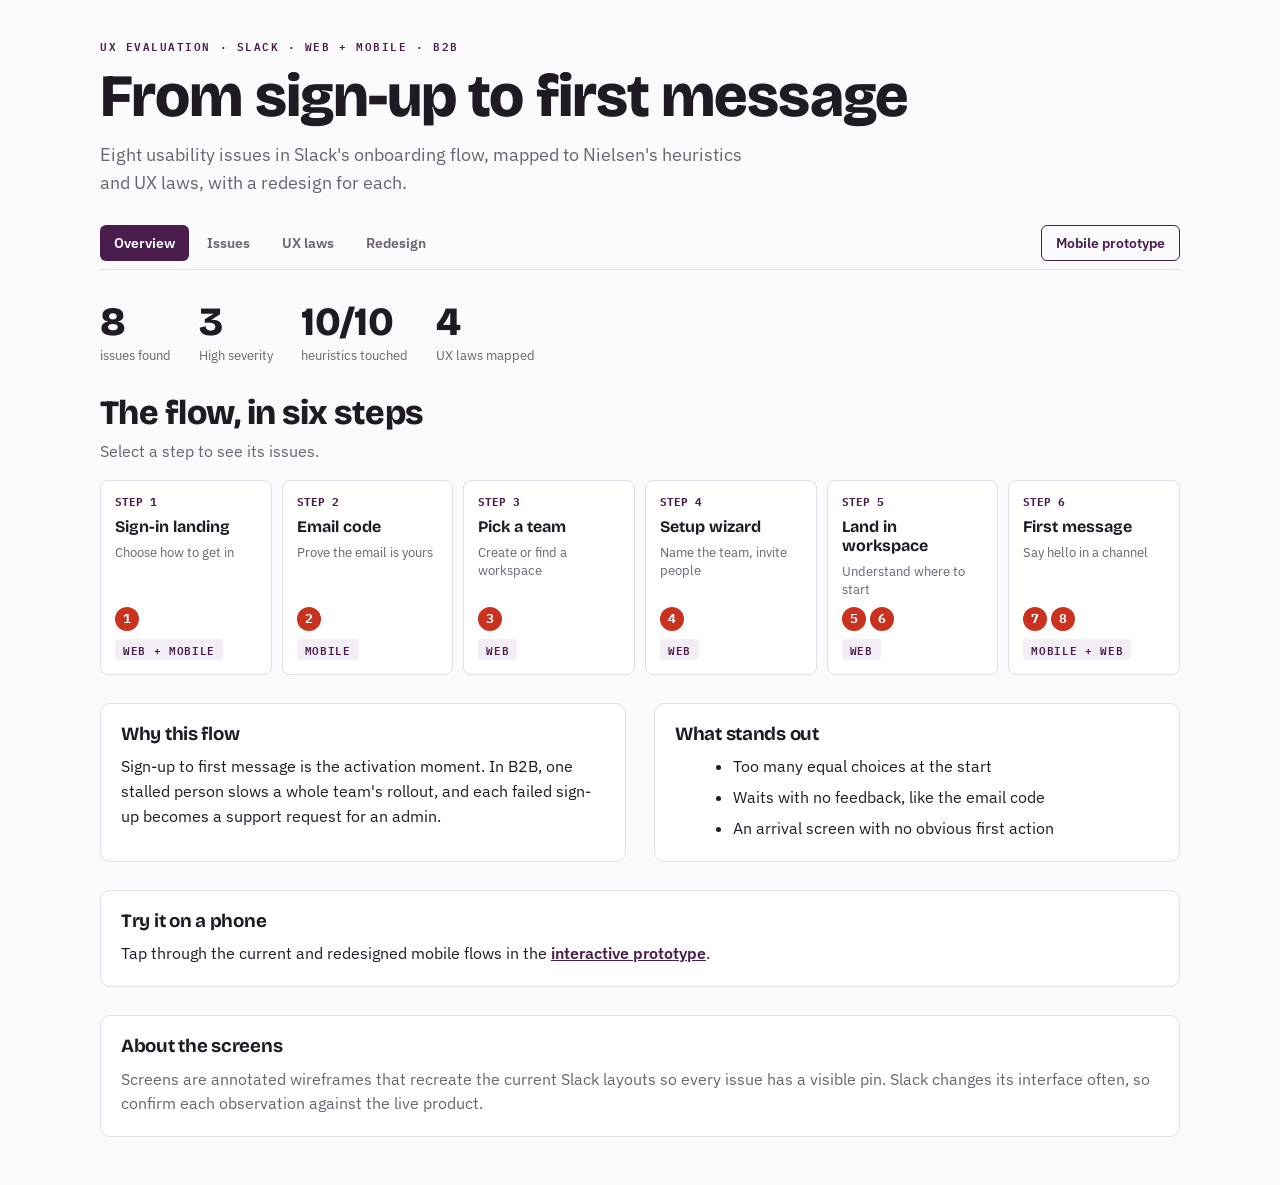
<file: Slack/onboarding-audit/index.html>
<!doctype html><html><head><meta charset=utf8><meta name=viewport content="width=device-width,initial-scale=1,viewport-fit=cover"><style>:root{color-scheme:light;box-sizing:border-box;padding-top:env(safe-area-inset-top,0px);padding-bottom:env(safe-area-inset-bottom,0px)}html{scroll-padding-top:env(safe-area-inset-top,0px)}body{margin:0;padding:0;font:14px -apple-system,BlinkMacSystemFont,sans-serif;background:#fff;color:#000}img{max-width:100%}[hidden]:not([hidden=until-found i]){display:none!important}</style></head><body>
<title>Slack Onboarding UX Audit</title>
<meta name="claude:viewport-fit-sides" content="cover">
<link rel="preconnect" href="https://fonts.googleapis.com"><link rel="preconnect" href="https://fonts.gstatic.com" crossorigin>
<link rel="stylesheet" href="https://fonts.googleapis.com/css2?family=Bricolage+Grotesque:opsz,wght@12..96,600;12..96,800&family=IBM+Plex+Sans:wght@400;500;600&family=IBM+Plex+Mono:wght@500;600&display=swap">
<link rel="stylesheet" href="wire.css">
<style>
/* Layout: sticky tab bar, then one panel at a time; issue explorer is a list beside a detail card with before/after wireframes. */
:root{--bg:#fbfafc;--panel:#ffffff;--ink:#1f1a24;--mute:#6b6272;--line:#e3dde7;--plum:#4a1d4d;--tint:#f3eef5;--red:#c8321f;--green:#12805c;--onplum:#ffffff;
 --hi:#fbe3df;--hit:#8f2012;--me:#fdf0d5;--met:#7a5200;--lo:#e1f1ea;--lot:#0c5c42;--stage:#e9e3ec;
 --disp:"Bricolage Grotesque","Arial Narrow",sans-serif;--body:"IBM Plex Sans",system-ui,sans-serif;--mono:"IBM Plex Mono",ui-monospace,monospace}
@media (prefers-color-scheme:dark){:root:not([data-theme="light"]){--bg:#17111a;--panel:#211826;--ink:#f0e9f2;--mute:#a99dae;--line:#3a2d40;--plum:#d9a8dd;--tint:#2b2030;--red:#ff7a66;--green:#4cc79b;--onplum:#17111a;
 --hi:#4a211b;--hit:#ffb4a6;--me:#4a3912;--met:#f1cf85;--lo:#143a2c;--lot:#8fe0bf;--stage:#2a2030;color-scheme:dark}}
:root[data-theme="dark"]{--bg:#17111a;--panel:#211826;--ink:#f0e9f2;--mute:#a99dae;--line:#3a2d40;--plum:#d9a8dd;--tint:#2b2030;--red:#ff7a66;--green:#4cc79b;--onplum:#17111a;
 --hi:#4a211b;--hit:#ffb4a6;--me:#4a3912;--met:#f1cf85;--lo:#143a2c;--lot:#8fe0bf;--stage:#2a2030;color-scheme:dark}
*{box-sizing:border-box;margin:0}
body{background:var(--bg);color:var(--ink);font:400 16px/1.55 var(--body);padding-left:max(16px,env(safe-area-inset-left,0px));padding-right:max(16px,env(safe-area-inset-right,0px));padding-block:0 48px}
.wrap{max-width:1080px;margin:0 auto}
h1,h2,h3{font-family:var(--disp);letter-spacing:-.015em;text-wrap:balance;line-height:1.1}
.eyebrow{font:600 11px/1 var(--mono);letter-spacing:.14em;text-transform:uppercase;color:var(--plum)}
header.hero{padding-block:40px 20px;display:flex;flex-direction:column;gap:12px}
header.hero h1{font-size:clamp(34px,6vw,60px);font-weight:800}
header.hero p{max-width:60ch;color:var(--mute);font-size:18px}
nav{position:sticky;top:env(safe-area-inset-top,0px);background:var(--bg);z-index:5;border-bottom:1px solid var(--line);display:flex;gap:4px;overflow-x:auto;padding-block:8px}
nav button{font:600 14px var(--body);color:var(--mute);background:none;border:0;border-radius:6px;padding:9px 14px;cursor:pointer;white-space:nowrap}
nav .tablink{font:600 14px var(--body);color:var(--plum);text-decoration:none;border:1px solid var(--plum);border-radius:6px;padding:8px 14px;white-space:nowrap;margin-left:auto}nav button[aria-selected="true"]{background:var(--plum);color:var(--onplum)}
button:focus-visible{outline:2px solid var(--plum);outline-offset:2px}
.panel{padding-top:28px;display:flex;flex-direction:column;gap:28px}
.panel[hidden]{display:none}
h2{font-size:clamp(24px,3.4vw,34px);font-weight:800}
.chip{display:inline-block;font:600 11px/1 var(--mono);letter-spacing:.06em;padding:5px 8px;border-radius:4px;background:var(--tint);color:var(--plum);text-transform:uppercase}
.sev-High{background:var(--hi);color:var(--hit)}.sev-Medium{background:var(--me);color:var(--met)}.sev-Low{background:var(--lo);color:var(--lot)}
.pinb{display:inline-flex;width:24px;height:24px;border-radius:50%;background:var(--red);color:#fff;font:700 13px var(--mono);align-items:center;justify-content:center;flex:none}
.flow{display:grid;grid-template-columns:repeat(6,minmax(0,1fr));gap:10px}
.fs{border:1px solid var(--line);background:var(--panel);border-radius:8px;padding:14px;display:flex;flex-direction:column;gap:8px;text-align:left;font:inherit;color:inherit;cursor:pointer}
.fs:hover{border-color:var(--plum)}
.fs .no{font:700 11px var(--mono);color:var(--plum)}.fs b{font:700 16px/1.2 var(--disp)}.fs span.g{font-size:13px;color:var(--mute);line-height:1.35}
.fs .pl{display:flex;gap:4px;margin-top:auto;min-height:24px}
.stats{display:flex;gap:28px;flex-wrap:wrap;align-items:baseline}
.stats div{display:flex;flex-direction:column}.stats b{font:800 40px var(--disp)}.stats span{font-size:13px;color:var(--mute)}
.cols2{display:grid;grid-template-columns:1fr 1fr;gap:28px}
.cols2>*{min-width:0}
.card{border:1px solid var(--line);background:var(--panel);border-radius:10px;padding:20px;display:flex;flex-direction:column;gap:10px}
ul.plain{margin-left:18px;display:flex;flex-direction:column;gap:6px}
/* explorer */
.filters{display:flex;gap:8px;flex-wrap:wrap}
.filters button{font:600 13px var(--body);border:1px solid var(--line);background:var(--panel);color:var(--ink);border-radius:999px;padding:7px 14px;cursor:pointer}
.filters button[aria-pressed="true"]{background:var(--plum);color:var(--onplum);border-color:var(--plum)}
.explore{display:grid;grid-template-columns:340px minmax(0,1fr);gap:22px;align-items:start}
.list{display:flex;flex-direction:column;gap:6px}
.list button{display:flex;gap:10px;align-items:flex-start;text-align:left;font:500 14.5px/1.3 var(--body);color:var(--ink);background:var(--panel);border:1px solid var(--line);border-radius:8px;padding:11px;cursor:pointer}
.list button[aria-selected="true"]{border-color:var(--plum);box-shadow:inset 3px 0 0 var(--plum)}
.list button small{display:block;color:var(--mute);font:500 11px var(--mono);margin-top:4px}
.detail{display:flex;flex-direction:column;gap:16px}
.detail h3{font-size:26px;font-weight:800}
.stage{background:var(--stage);border-radius:10px;padding:20px;display:flex;flex-direction:column;gap:12px;align-items:center;overflow-x:auto}
.seg{display:inline-flex;border:1px solid var(--line);border-radius:8px;overflow:hidden}
.seg button{font:600 13px var(--body);padding:8px 16px;border:0;background:var(--panel);color:var(--mute);cursor:pointer}
.seg button[aria-pressed="true"]{background:var(--plum);color:var(--onplum)}
.stage .wfw{zoom:1.35}
dl.kv{display:grid;grid-template-columns:1fr 1fr;gap:6px 24px}
dl.kv>div{min-width:0}
dt{font:600 11px var(--mono);letter-spacing:.1em;text-transform:uppercase;color:var(--mute);margin-bottom:3px}
dd{margin-bottom:10px}
.chips{display:flex;gap:6px;flex-wrap:wrap}
/* redesign */
.shots{display:flex;flex-wrap:wrap;gap:18px}
.shot{display:flex;flex-direction:column;gap:6px;background:var(--stage);padding:14px;border-radius:10px}
.shot small{font:600 11px var(--mono);color:var(--mute);letter-spacing:.04em;text-transform:uppercase}
.mrow{display:flex;gap:12px;align-items:baseline;border-bottom:1px solid var(--line);padding:9px 0}
.mrow b{font-weight:600}.mrow span{color:var(--mute);font-size:14px;flex:1}.mrow i{font:600 11px var(--mono);font-style:normal;color:var(--green)}
.road{display:grid;grid-template-columns:repeat(3,minmax(0,1fr));gap:12px}
.road .card b{font:700 18px var(--disp)}
.road .pinb{background:var(--plum);color:var(--onplum);width:20px;height:20px;font-size:11px}
/* script */
.seg-s{display:grid;grid-template-columns:150px minmax(0,1fr);gap:18px;border-top:1px solid var(--line);padding-block:18px}
.seg-s time{font:600 13px var(--mono);color:var(--plum)}.seg-s small{display:block;color:var(--mute);font-size:13px;margin-top:4px}
.seg-s p{max-width:68ch}
.copy{font:600 13px var(--body);border:1px solid var(--line);background:var(--panel);color:var(--ink);border-radius:6px;padding:8px 14px;cursor:pointer;align-self:flex-start}
.law-grid{display:grid;grid-template-columns:repeat(2,minmax(0,1fr));gap:14px}
@media (max-width:860px){.flow{grid-template-columns:repeat(2,minmax(0,1fr))}.explore{grid-template-columns:1fr}.cols2,.road,.law-grid{grid-template-columns:1fr}.seg-s{grid-template-columns:1fr;gap:6px}dl.kv{grid-template-columns:1fr}.stage .wfw{zoom:1}}
@media (prefers-reduced-motion:no-preference){.panel{animation:in .25s ease}@keyframes in{from{opacity:.4}to{opacity:1}}}
</style>
<div class="wrap">
<header class="hero"><div class="eyebrow">UX evaluation · Slack · Web + Mobile · B2B</div>
<h1>From sign-up to first message</h1>
<p>Eight usability issues in Slack's onboarding flow, mapped to Nielsen's heuristics and UX laws, with a redesign for each.</p></header>
<nav role="tablist" aria-label="Sections">
<button role="tab" id="t-overview" aria-selected="true" data-tab="overview">Overview</button>
<button role="tab" id="t-issues" aria-selected="false" data-tab="issues">Issues</button>
<button role="tab" id="t-laws" aria-selected="false" data-tab="laws">UX laws</button>
<button role="tab" id="t-redesign" aria-selected="false" data-tab="redesign">Redesign</button>
<a class="tablink" href="prototype.html">Mobile prototype</a></nav>

<section class="panel" id="p-overview" role="tabpanel"></section>
<section class="panel" id="p-issues" role="tabpanel" hidden></section>
<section class="panel" id="p-laws" role="tabpanel" hidden></section>
<section class="panel" id="p-redesign" role="tabpanel" hidden></section>

</div>
<script src="data.js"></script><script src="wire.js"></script>
<script>
const D = DATA, $ = (s) => document.querySelector(s);
const sev = (s) => `<span class="chip sev-${s}">${s}</span>`;
const P = (n) => `<span class="pinb">${n}</span>`;
let sel = 1, view = "cur", filter = "All";

// Overview
$("#p-overview").innerHTML = `
 <div class="stats"><div><b>8</b><span>issues found</span></div><div><b>3</b><span>High severity</span></div><div><b>10/10</b><span>heuristics touched</span></div><div><b>4</b><span>UX laws mapped</span></div></div>
 <div><h2>The flow, in six steps</h2><p style="color:var(--mute);margin:8px 0 16px">Select a step to see its issues.</p>
 <div class="flow">${D.flow.map(f => `<button class="fs" data-step="${f.n}"><span class="no">STEP ${f.n}</span><b>${f.t}</b><span class="g">${f.g}</span><span class="pl">${D.issues.filter(i => i.step === f.n).map(i => P(i.n)).join("")}</span><span class="chip" style="align-self:flex-start">${f.p}</span></button>`).join("")}</div></div>
 <div class="cols2"><div class="card"><h3>Why this flow</h3><p>Sign-up to first message is the activation moment. In B2B, one stalled person slows a whole team's rollout, and each failed sign-up becomes a support request for an admin.</p></div>
 <div class="card"><h3>What stands out</h3><ul class="plain"><li>Too many equal choices at the start</li><li>Waits with no feedback, like the email code</li><li>An arrival screen with no obvious first action</li></ul></div></div>
 <div class="card"><h3>Try it on a phone</h3><p>Tap through the current and redesigned mobile flows in the <a href="prototype.html" style="color:var(--plum);font-weight:600">interactive prototype</a>.</p></div>\n <div class="card"><h3>About the screens</h3><p style="color:var(--mute)">Screens are annotated wireframes that recreate the current Slack layouts so every issue has a visible pin. Slack changes its interface often, so confirm each observation against the live product.</p></div>`;
document.querySelectorAll("[data-step]").forEach(b => b.onclick = () => { const i = D.issues.find(x => x.step === +b.dataset.step); if (i) { sel = i.n; view = "cur"; filter = "All"; renderIssues(); go("issues"); } });

// Issues
function renderIssues() {
  const laws = ["All", ...D.laws.map(l => l.name)];
  const list = D.issues.filter(i => filter === "All" || i.law === filter);
  if (!list.find(i => i.n === sel)) sel = list[0].n;
  const i = D.issues.find(x => x.n === sel);
  $("#p-issues").innerHTML = `<h2>Issue explorer</h2>
  <div class="filters" role="group" aria-label="Filter by UX law">${laws.map(l => `<button aria-pressed="${l === filter}" data-f="${l}">${l}</button>`).join("")}</div>
  <div class="explore"><div class="list">${list.map(x => `<button aria-selected="${x.n === sel}" data-i="${x.n}">${P(x.n)}<span>${x.title}<small>${x.plat} · ${x.sev.toUpperCase()}</small></span></button>`).join("")}</div>
  <div class="detail"><div style="display:flex;gap:10px;align-items:center;flex-wrap:wrap">${sev(i.sev)}<span class="chip">${i.plat}</span><span class="chip">Step ${i.step}</span></div>
   <h3>${i.title}</h3>
   <div class="stage"><div class="seg" role="group" aria-label="Version"><button aria-pressed="${view === "cur"}" data-v="cur">Current</button><button aria-pressed="${view === "new"}" data-v="new">Redesign</button></div><div class="wfw">${WF(i.screen, view)}</div></div>
   <dl class="kv"><div><dt>What happens</dt><dd>${i.what}</dd><dt>Impact on users</dt><dd>${i.impact}</dd></div>
   <div><dt>Heuristics violated</dt><dd class="chips">${i.h.map(h => `<span class="chip">${h}</span>`).join("")}</dd><dt>UX law · ${i.law}</dt><dd>${i.lawWhy}</dd></div></dl>
   <div class="card"><dt>How to improve</dt><ul class="plain">${i.fix.map(f => `<li>${f}</li>`).join("")}</ul><dt style="margin-top:8px">How to measure</dt><div>${i.metric}</div></div></div></div>`;
  document.querySelectorAll("[data-f]").forEach(b => b.onclick = () => { filter = b.dataset.f; renderIssues(); });
  document.querySelectorAll("[data-i]").forEach(b => b.onclick = () => { sel = +b.dataset.i; view = "cur"; renderIssues(); });
  document.querySelectorAll("[data-v]").forEach(b => b.onclick = () => { view = b.dataset.v; renderIssues(); });
}
renderIssues();

// Laws
$("#p-laws").innerHTML = `<h2>Four laws explain why these hurt</h2><div class="law-grid">${D.laws.map(l => `<div class="card"><h3>${l.name}</h3><p style="color:var(--mute)">${l.rule}</p><dl><dt>In Slack</dt><dd>${l.slack}</dd><dt>Fix</dt><dd>${l.fix}</dd></dl><div style="display:flex;gap:4px">${l.issues.map(P).join("")}</div></div>`).join("")}</div>
 <div class="card"><h3>Heuristics coverage</h3><div class="chips">${D.heuristics.map(h => `<span class="chip">${h}</span>`).join("")}</div><p style="color:var(--mute)">Every Nielsen heuristic appears at least once across the eight issues.</p></div>`;

// Redesign
$("#p-redesign").innerHTML = `<h2>The redesigned flow</h2>
 <div class="chips" style="font-size:14px">${["Email first", "Code with feedback", "Your teams listed", "3-step wizard", "First-run checklist", "Message with undo"].map(s => `<span class="chip" style="background:var(--lo);color:var(--lot)">${s}</span>`).join("")}</div>
 <div class="shots">${["signin", "code", "wizard", "home", "composer", "notif"].map(s => `<div class="shot"><div class="wfw" style="zoom:1.1">${WF(s, "new")}</div><small>${WF_LABEL(s)} · ${WF_PLAT(s)}</small></div>`).join("")}</div>
 <div class="cols2"><div><h3 style="margin-bottom:8px">How we will know it worked</h3>${D.metrics.map(m => `<div class="mrow"><b>${m[0]}</b><span>${m[1]}</span><i>${m[2].toUpperCase()}</i></div>`).join("")}</div>
 <div><h3 style="margin-bottom:8px">What to build first</h3><div class="road" style="grid-template-columns:1fr">${D.roadmap.map(r => `<div class="card"><b>${r[0]}</b><span style="color:var(--mute);font-size:14px">${r[1]}</span><div style="display:flex;gap:4px">${r[2].map(P).join("")}</div></div>`).join("")}</div></div></div>`;

// Tabs
function go(t) { document.querySelectorAll("[data-tab]").forEach(b => b.setAttribute("aria-selected", b.dataset.tab === t)); document.querySelectorAll(".panel").forEach(p => p.hidden = p.id !== "p-" + t); try { history.replaceState(null, "", "#" + t); } catch (e) {} window.scrollTo(0, 0); }
document.querySelectorAll("[data-tab]").forEach(b => b.onclick = () => go(b.dataset.tab));
const h = location.hash.slice(1); if (["overview", "issues", "laws", "redesign"].includes(h)) go(h);
</script>

</body></html>
</file>
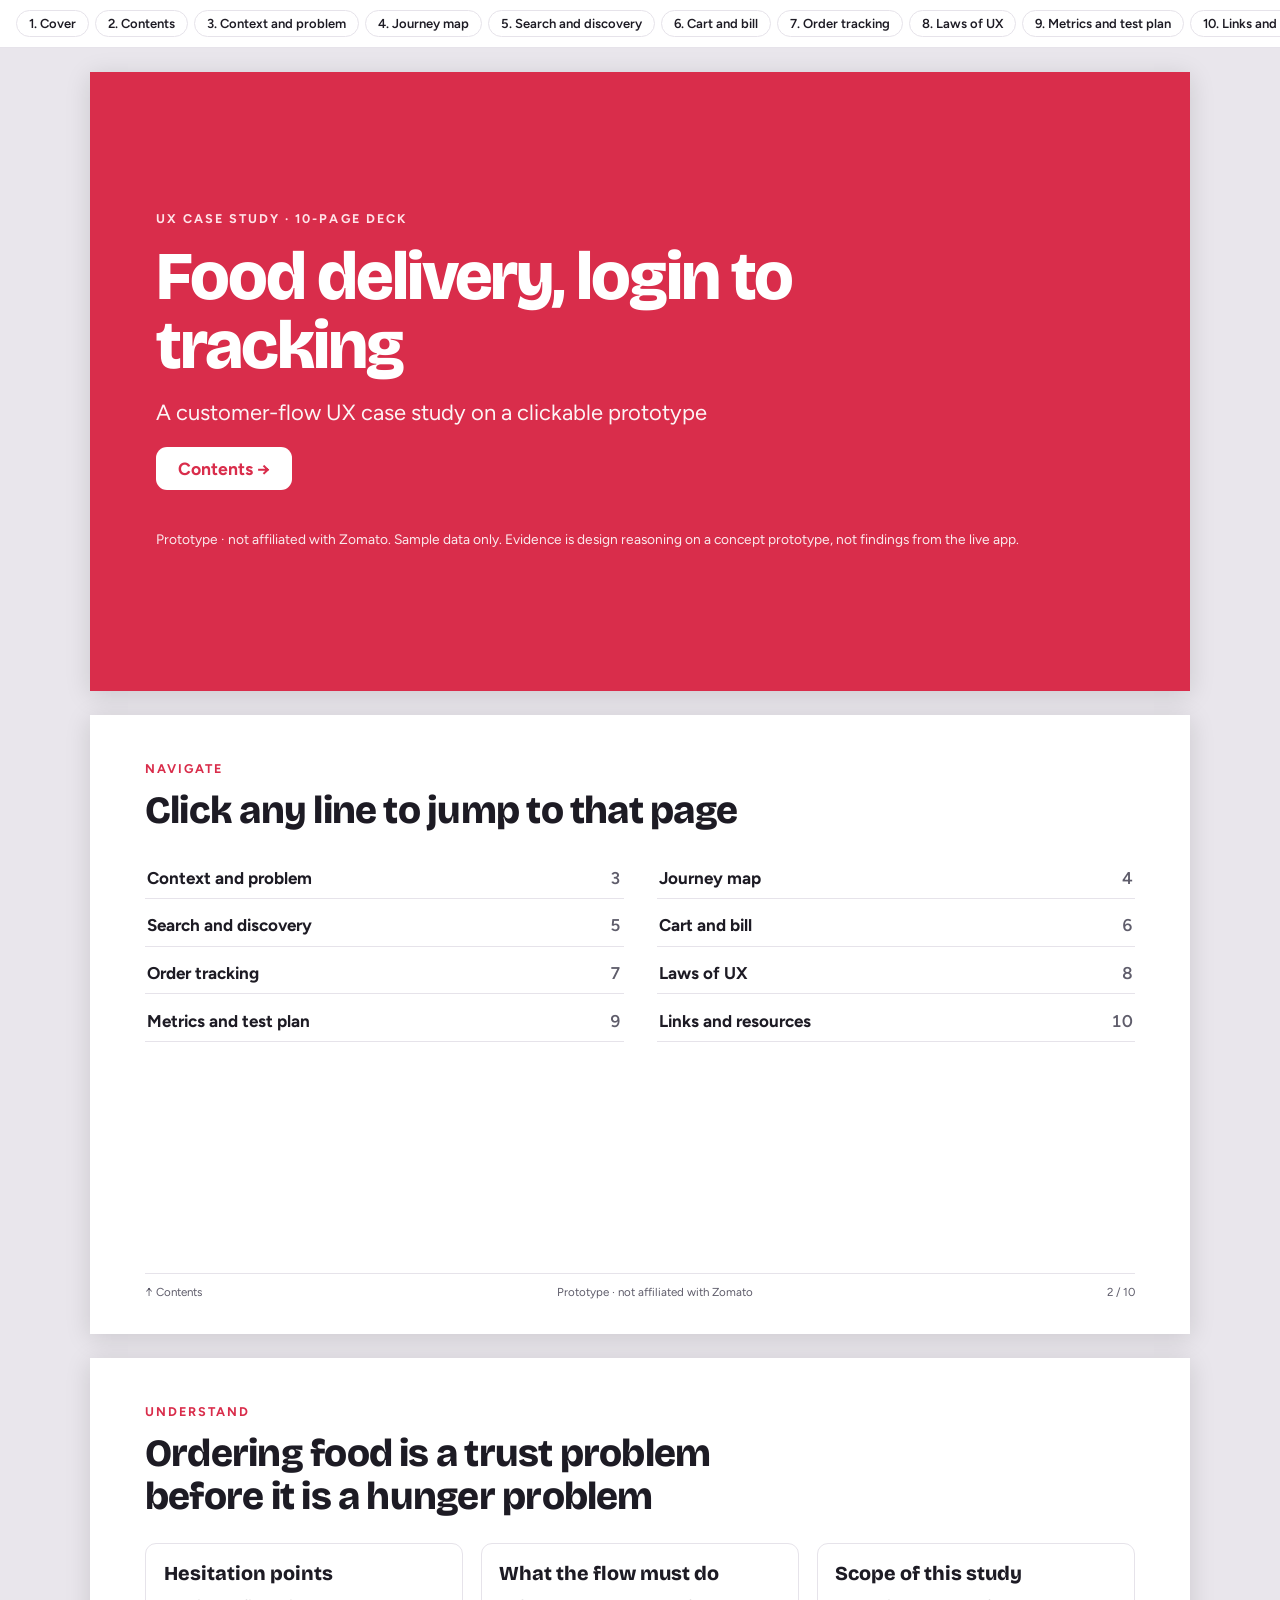
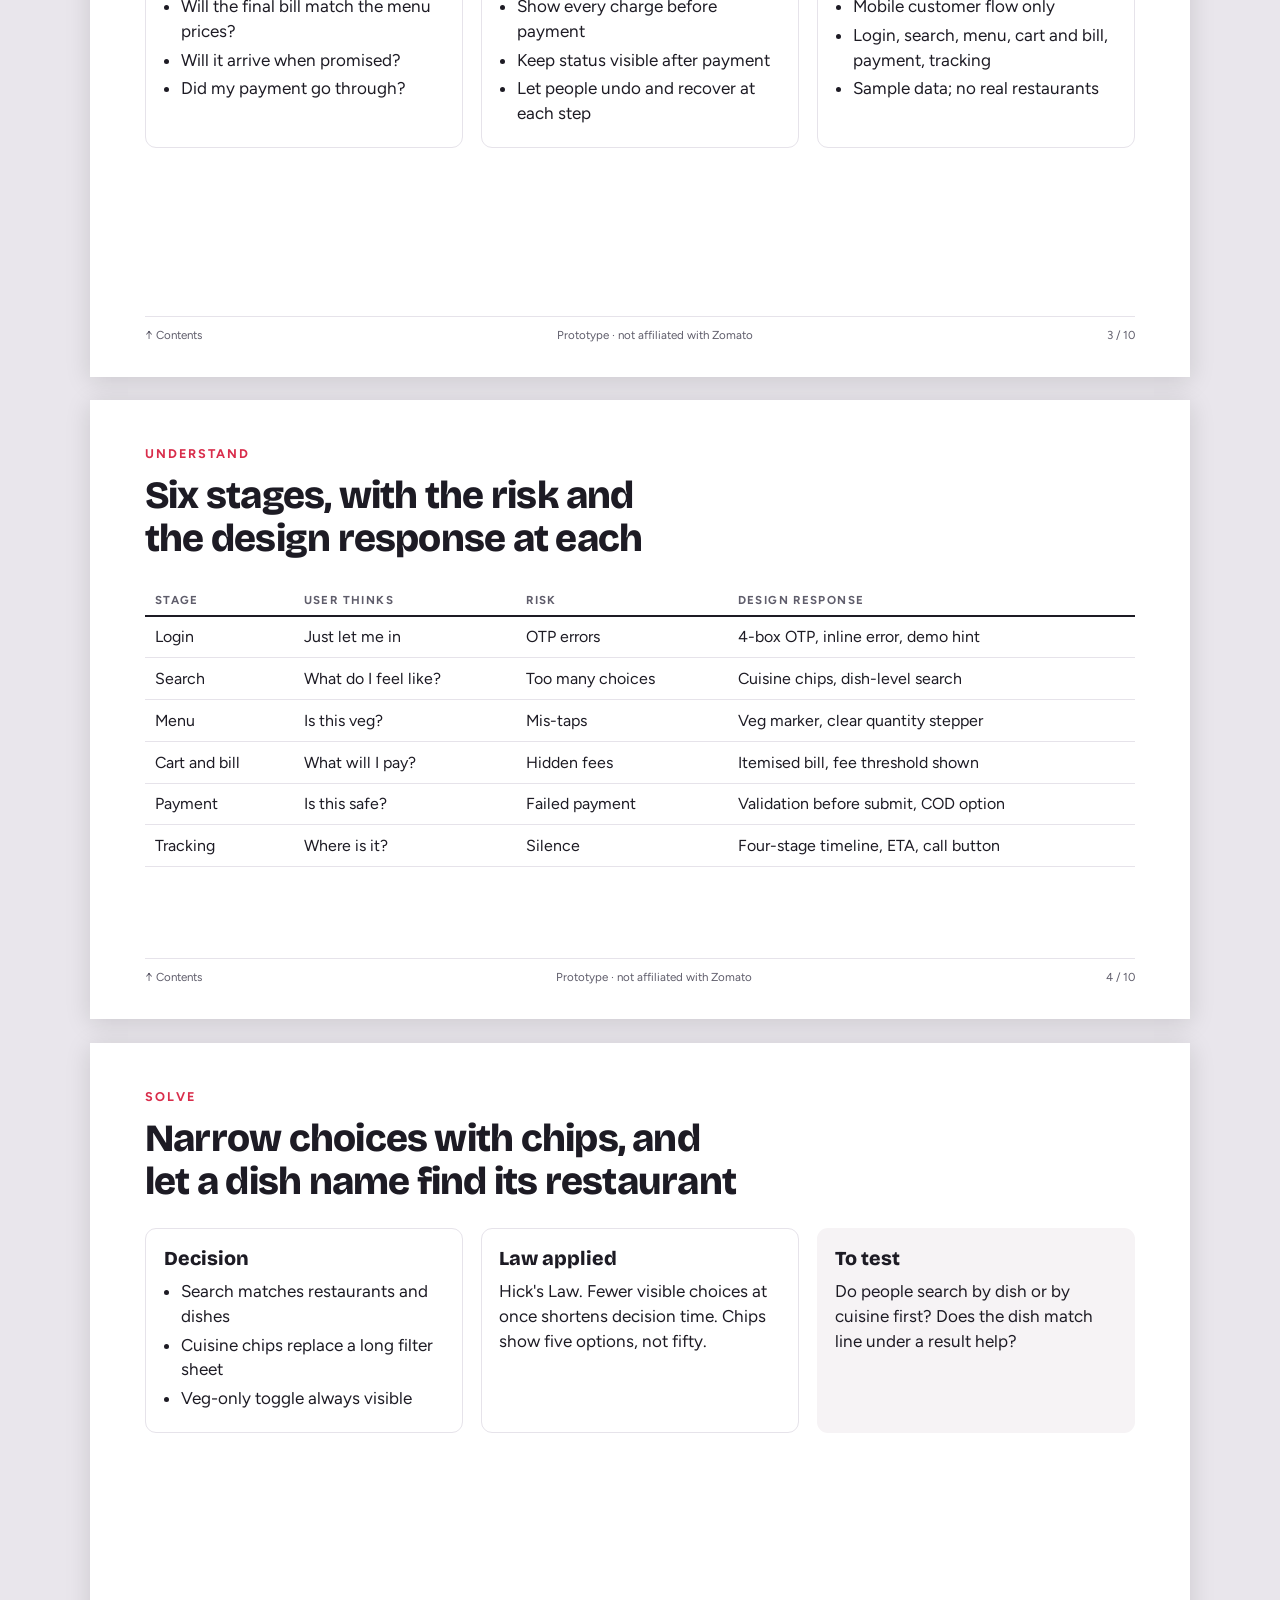
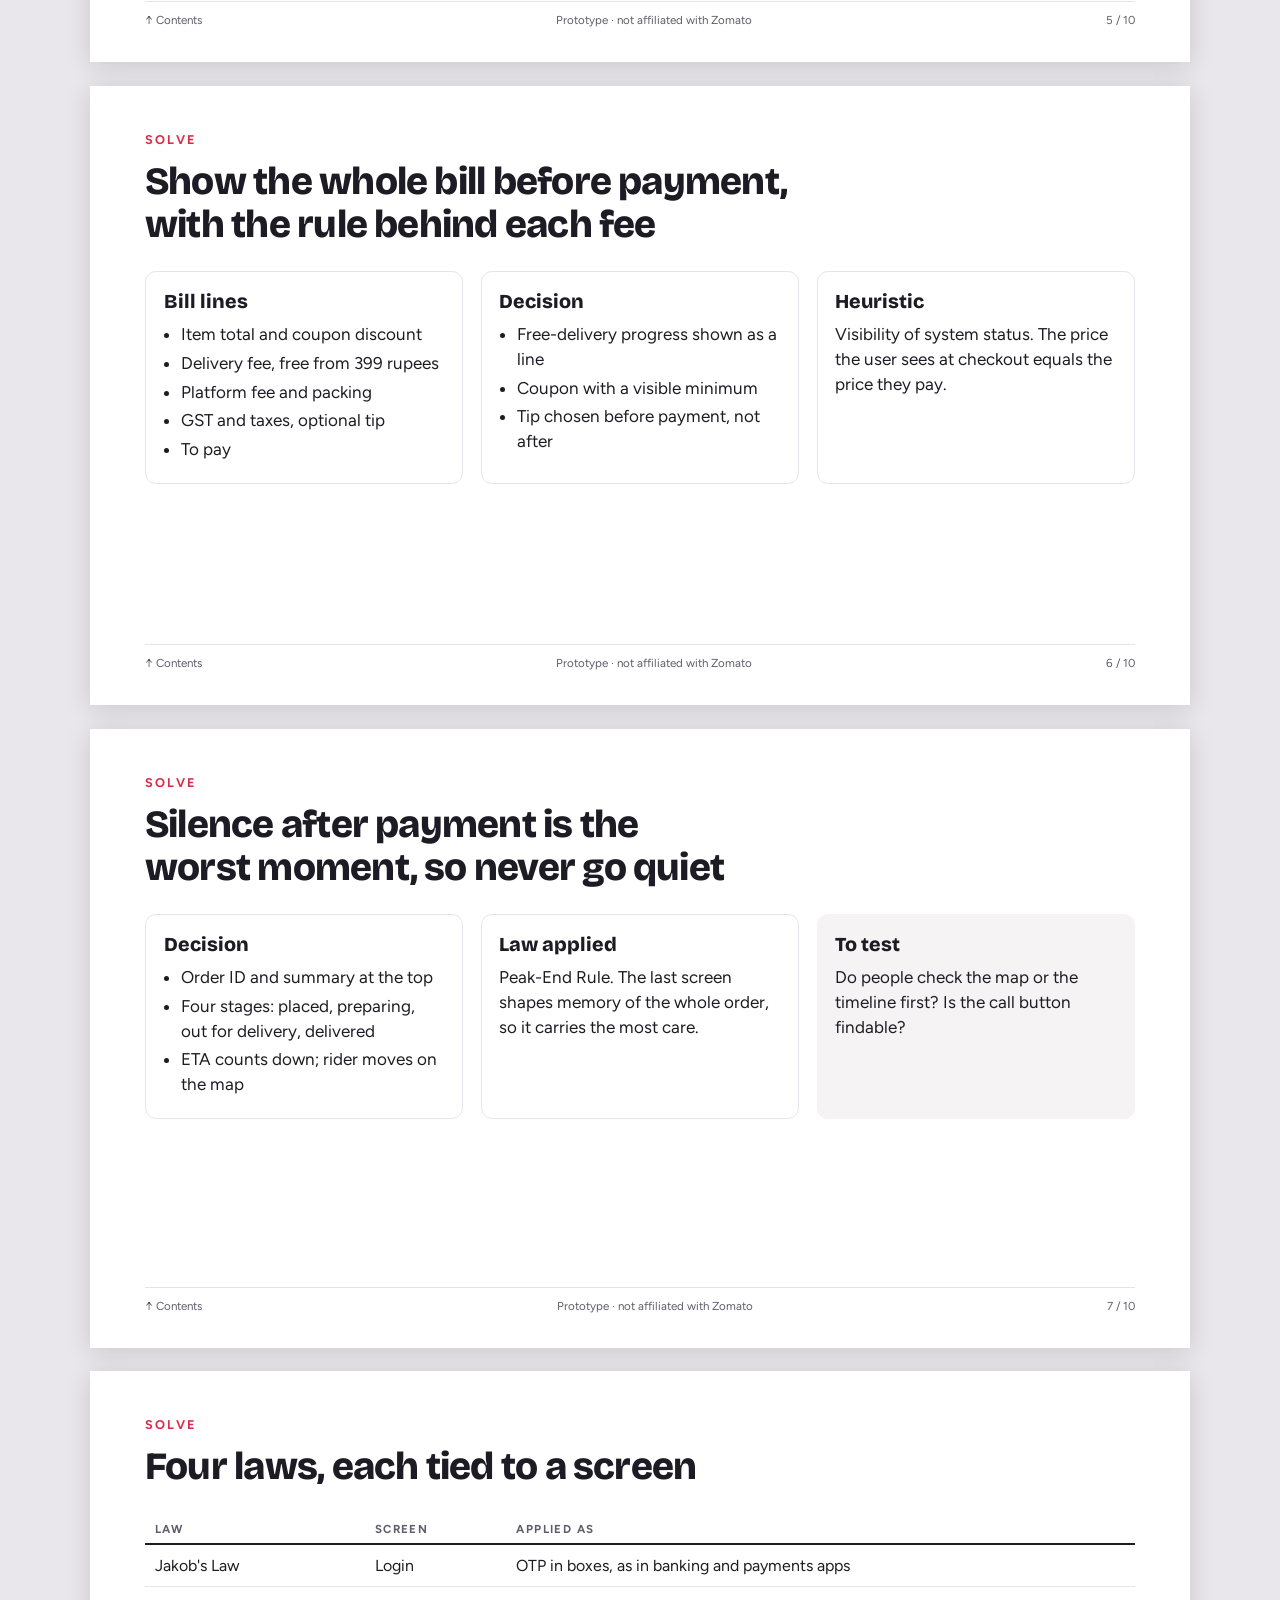
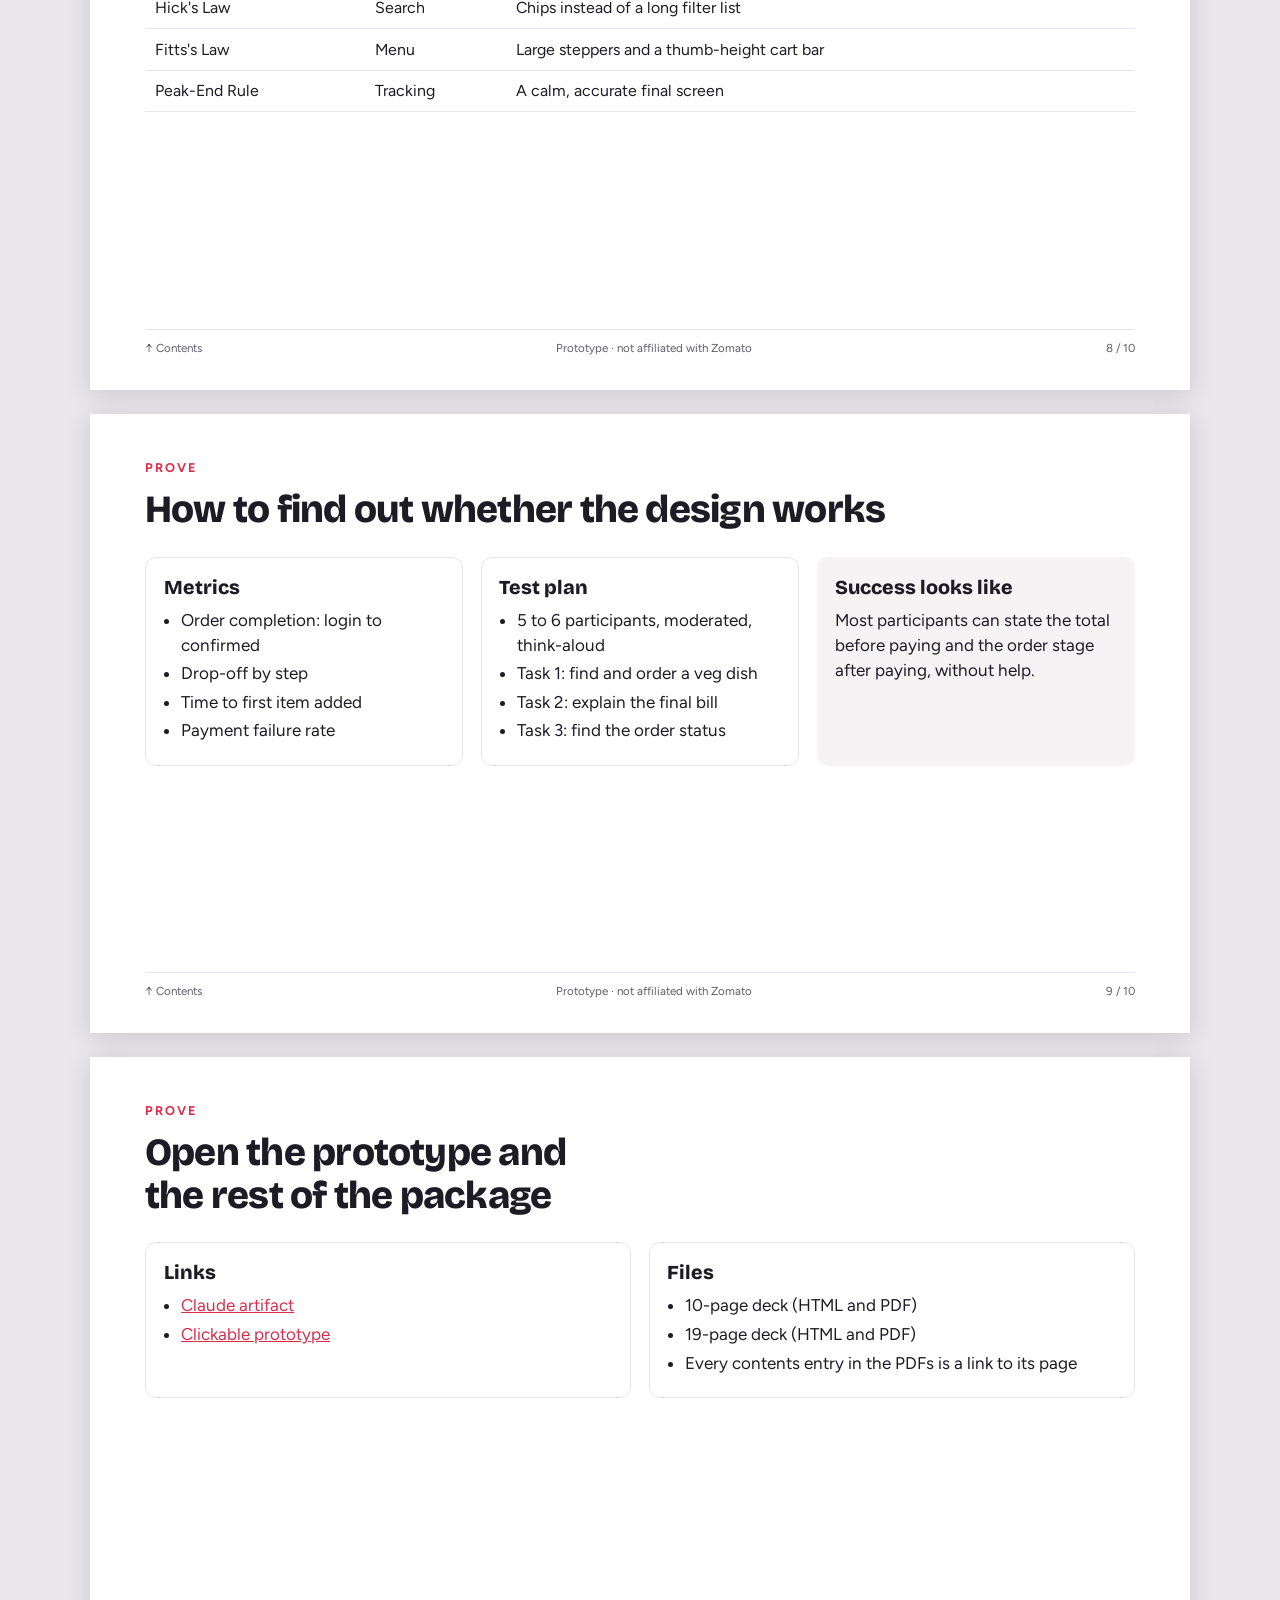
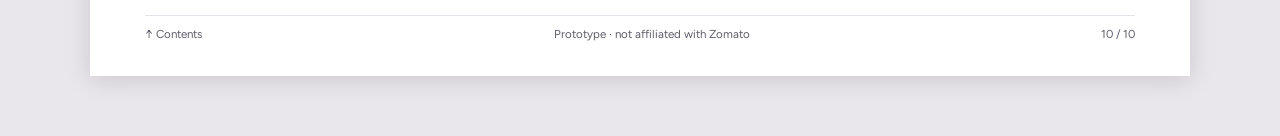
<file: Zomato/deck-10.html>
<!doctype html><html lang="en"><head><meta charset="utf-8"><meta name="viewport" content="width=device-width,initial-scale=1"><title>Food delivery, login to tracking – 10 pages</title><link rel="preconnect" href="https://fonts.googleapis.com"><link rel="stylesheet" href="https://fonts.googleapis.com/css2?family=Bricolage+Grotesque:wght@700;800&family=Figtree:wght@400;600;700&display=swap"><style>
*{box-sizing:border-box;margin:0}
:root{--brand:#d92d4b;--ink:#1d1b24;--mu:#5f5d6b;--line:#e6e3ea;--soft:#f6f3f5;--paper:#ffffff;--ground:#e9e6ec}
body{font-family:Figtree,system-ui,-apple-system,"Segoe UI",sans-serif;color:var(--ink);background:var(--ground);-webkit-font-smoothing:antialiased}
a{color:var(--brand)}
.nav{position:sticky;top:0;z-index:9;background:var(--paper);border-bottom:1px solid var(--line);display:flex;gap:6px;overflow-x:auto;padding:10px 16px}
.nav a{flex:none;text-decoration:none;color:var(--ink);border:1px solid var(--line);border-radius:99px;padding:5px 12px;font:600 13px Figtree,system-ui,sans-serif}
.nav a:hover{border-color:var(--brand);color:var(--brand)}
.deck{display:flex;flex-direction:column;align-items:center;gap:24px;padding:24px 16px 60px}
.w{container-type:inline-size;width:min(100%,1100px);aspect-ratio:16/9;background:var(--paper);box-shadow:0 4px 24px #0002;scroll-margin-top:70px;overflow:hidden}
.s{height:100%;display:flex;flex-direction:column;padding:4.4cqw 5cqw 3cqw;font-size:1.55cqw;line-height:1.45}
.k{font:700 1.15cqw/1 Figtree,sans-serif;letter-spacing:.16em;text-transform:uppercase;color:var(--brand)}
h2{font-family:"Bricolage Grotesque",Figtree,sans-serif;font-weight:800;font-size:3.5cqw;line-height:1.1;letter-spacing:-.02em;margin:1.2cqw 0 2.4cqw;max-width:78%;text-wrap:balance}
.body{flex:1;min-height:0}
.cols{display:grid;gap:1.6cqw}.c2{grid-template-columns:1fr 1fr}.c3{grid-template-columns:repeat(3,1fr)}
.card{border:1px solid var(--line);border-radius:1cqw;padding:1.6cqw;background:var(--paper)}
.card.soft{background:var(--soft);border-color:transparent}
.card h4{font:800 1.8cqw/1.2 "Bricolage Grotesque",Figtree,sans-serif;margin-bottom:.8cqw}
ul{padding-left:1.6cqw}li{margin:.35cqw 0}
table{width:100%;border-collapse:collapse;font-size:1.45cqw}
th{text-align:left;font:700 1.05cqw Figtree,sans-serif;letter-spacing:.12em;text-transform:uppercase;color:var(--mu);border-bottom:2px solid var(--ink);padding:.7cqw .9cqw}
td{border-bottom:1px solid var(--line);padding:.8cqw .9cqw;vertical-align:top}
.f{display:flex;justify-content:space-between;align-items:center;font-size:1.05cqw;color:var(--mu);border-top:1px solid var(--line);padding-top:.9cqw;margin-top:1.4cqw}
.f a{color:var(--mu);text-decoration:none}.f a:hover{color:var(--brand)}
.cover .s{background:var(--brand);color:#fff;justify-content:center;gap:1.6cqw;padding:6cqw}
.cover h1{font-family:"Bricolage Grotesque",Figtree,sans-serif;font-weight:800;font-size:6.2cqw;line-height:1;letter-spacing:-.03em;max-width:80%}
.cover p{font-size:2cqw;max-width:60%;opacity:.95}
.cover .k{color:#ffe3e8}
.cover .dis{font-size:1.25cqw;opacity:.9;margin-top:2cqw}
.cover .go{display:inline-block;align-self:flex-start;background:#fff;color:var(--brand);font:700 1.6cqw Figtree,sans-serif;text-decoration:none;padding:1cqw 2cqw;border-radius:1cqw}
.toc{display:grid;grid-template-columns:1fr 1fr;gap:.6cqw 3cqw;list-style:none;padding:0}
.toc li{margin:0}
.toc a{display:flex;justify-content:space-between;gap:1cqw;text-decoration:none;color:var(--ink);border-bottom:1px solid var(--line);padding:.7cqw .2cqw;font-weight:600}
.toc a:hover{color:var(--brand)}
.toc span{color:var(--mu);font-variant-numeric:tabular-nums}
@media print{
  @page{size:1280px 720px;margin:0}
  body{background:#fff}.nav{display:none}
  .deck{display:block;padding:0}
  .w{width:1280px;height:720px;box-shadow:none;break-after:page;page-break-after:always;margin:0}
}
</style></head><body><nav class="nav"><a href="#p1">1. Cover</a><a href="#p2">2. Contents</a><a href="#p3">3. Context and problem</a><a href="#p4">4. Journey map</a><a href="#p5">5. Search and discovery</a><a href="#p6">6. Cart and bill</a><a href="#p7">7. Order tracking</a><a href="#p8">8. Laws of UX</a><a href="#p9">9. Metrics and test plan</a><a href="#p10">10. Links and resources</a></nav><main class="deck"><section class="w cover" id="p1"><div class="s"><div class="k">UX case study · 10-page deck</div><h1>Food delivery, login to tracking</h1><p>A customer-flow UX case study on a clickable prototype</p><a class="go" href="#p2">Contents →</a><div class="dis">Prototype · not affiliated with Zomato. Sample data only. Evidence is design reasoning on a concept prototype, not findings from the live app.</div></div></section><section class="w" id="p2"><div class="s"><div class="k">Navigate</div><h2>Click any line to jump to that page</h2><div class="body"><ul class="toc"><li><a href="#p3"><b>Context and problem</b><span>3</span></a></li><li><a href="#p4"><b>Journey map</b><span>4</span></a></li><li><a href="#p5"><b>Search and discovery</b><span>5</span></a></li><li><a href="#p6"><b>Cart and bill</b><span>6</span></a></li><li><a href="#p7"><b>Order tracking</b><span>7</span></a></li><li><a href="#p8"><b>Laws of UX</b><span>8</span></a></li><li><a href="#p9"><b>Metrics and test plan</b><span>9</span></a></li><li><a href="#p10"><b>Links and resources</b><span>10</span></a></li></ul></div><div class="f"><a href="#p2">↑ Contents</a><span>Prototype · not affiliated with Zomato</span><span>2 / 10</span></div></div></section><section class="w" id="p3"><div class="s"><div class="k">Understand</div><h2>Ordering food is a trust problem before it is a hunger problem</h2><div class="body"><div class="cols c3"><div class="card "><h4>Hesitation points</h4><ul><li>Will the final bill match the menu prices?</li><li>Will it arrive when promised?</li><li>Did my payment go through?</li></ul></div><div class="card "><h4>What the flow must do</h4><ul><li>Show every charge before payment</li><li>Keep status visible after payment</li><li>Let people undo and recover at each step</li></ul></div><div class="card "><h4>Scope of this study</h4><ul><li>Mobile customer flow only</li><li>Login, search, menu, cart and bill, payment, tracking</li><li>Sample data; no real restaurants</li></ul></div></div></div><div class="f"><a href="#p2">↑ Contents</a><span>Prototype · not affiliated with Zomato</span><span>3 / 10</span></div></div></section><section class="w" id="p4"><div class="s"><div class="k">Understand</div><h2>Six stages, with the risk and the design response at each</h2><div class="body"><table><tr><th>Stage</th><th>User thinks</th><th>Risk</th><th>Design response</th></tr><tr><td>Login</td><td>Just let me in</td><td>OTP errors</td><td>4-box OTP, inline error, demo hint</td></tr><tr><td>Search</td><td>What do I feel like?</td><td>Too many choices</td><td>Cuisine chips, dish-level search</td></tr><tr><td>Menu</td><td>Is this veg?</td><td>Mis-taps</td><td>Veg marker, clear quantity stepper</td></tr><tr><td>Cart and bill</td><td>What will I pay?</td><td>Hidden fees</td><td>Itemised bill, fee threshold shown</td></tr><tr><td>Payment</td><td>Is this safe?</td><td>Failed payment</td><td>Validation before submit, COD option</td></tr><tr><td>Tracking</td><td>Where is it?</td><td>Silence</td><td>Four-stage timeline, ETA, call button</td></tr></table></div><div class="f"><a href="#p2">↑ Contents</a><span>Prototype · not affiliated with Zomato</span><span>4 / 10</span></div></div></section><section class="w" id="p5"><div class="s"><div class="k">Solve</div><h2>Narrow choices with chips, and let a dish name find its restaurant</h2><div class="body"><div class="cols c3"><div class="card "><h4>Decision</h4><ul><li>Search matches restaurants and dishes</li><li>Cuisine chips replace a long filter sheet</li><li>Veg-only toggle always visible</li></ul></div><div class="card "><h4>Law applied</h4><p>Hick's Law. Fewer visible choices at once shortens decision time. Chips show five options, not fifty.</p></div><div class="card soft"><h4>To test</h4><p>Do people search by dish or by cuisine first? Does the dish match line under a result help?</p></div></div></div><div class="f"><a href="#p2">↑ Contents</a><span>Prototype · not affiliated with Zomato</span><span>5 / 10</span></div></div></section><section class="w" id="p6"><div class="s"><div class="k">Solve</div><h2>Show the whole bill before payment, with the rule behind each fee</h2><div class="body"><div class="cols c3"><div class="card "><h4>Bill lines</h4><ul><li>Item total and coupon discount</li><li>Delivery fee, free from 399 rupees</li><li>Platform fee and packing</li><li>GST and taxes, optional tip</li><li>To pay</li></ul></div><div class="card "><h4>Decision</h4><ul><li>Free-delivery progress shown as a line</li><li>Coupon with a visible minimum</li><li>Tip chosen before payment, not after</li></ul></div><div class="card "><h4>Heuristic</h4><p>Visibility of system status. The price the user sees at checkout equals the price they pay.</p></div></div></div><div class="f"><a href="#p2">↑ Contents</a><span>Prototype · not affiliated with Zomato</span><span>6 / 10</span></div></div></section><section class="w" id="p7"><div class="s"><div class="k">Solve</div><h2>Silence after payment is the worst moment, so never go quiet</h2><div class="body"><div class="cols c3"><div class="card "><h4>Decision</h4><ul><li>Order ID and summary at the top</li><li>Four stages: placed, preparing, out for delivery, delivered</li><li>ETA counts down; rider moves on the map</li></ul></div><div class="card "><h4>Law applied</h4><p>Peak-End Rule. The last screen shapes memory of the whole order, so it carries the most care.</p></div><div class="card soft"><h4>To test</h4><p>Do people check the map or the timeline first? Is the call button findable?</p></div></div></div><div class="f"><a href="#p2">↑ Contents</a><span>Prototype · not affiliated with Zomato</span><span>7 / 10</span></div></div></section><section class="w" id="p8"><div class="s"><div class="k">Solve</div><h2>Four laws, each tied to a screen</h2><div class="body"><table><tr><th>Law</th><th>Screen</th><th>Applied as</th></tr><tr><td>Jakob's Law</td><td>Login</td><td>OTP in boxes, as in banking and payments apps</td></tr><tr><td>Hick's Law</td><td>Search</td><td>Chips instead of a long filter list</td></tr><tr><td>Fitts's Law</td><td>Menu</td><td>Large steppers and a thumb-height cart bar</td></tr><tr><td>Peak-End Rule</td><td>Tracking</td><td>A calm, accurate final screen</td></tr></table></div><div class="f"><a href="#p2">↑ Contents</a><span>Prototype · not affiliated with Zomato</span><span>8 / 10</span></div></div></section><section class="w" id="p9"><div class="s"><div class="k">Prove</div><h2>How to find out whether the design works</h2><div class="body"><div class="cols c3"><div class="card "><h4>Metrics</h4><ul><li>Order completion: login to confirmed</li><li>Drop-off by step</li><li>Time to first item added</li><li>Payment failure rate</li></ul></div><div class="card "><h4>Test plan</h4><ul><li>5 to 6 participants, moderated, think-aloud</li><li>Task 1: find and order a veg dish</li><li>Task 2: explain the final bill</li><li>Task 3: find the order status</li></ul></div><div class="card soft"><h4>Success looks like</h4><p>Most participants can state the total before paying and the order stage after paying, without help.</p></div></div></div><div class="f"><a href="#p2">↑ Contents</a><span>Prototype · not affiliated with Zomato</span><span>9 / 10</span></div></div></section><section class="w" id="p10"><div class="s"><div class="k">Prove</div><h2>Open the prototype and the rest of the package</h2><div class="body"><div class="cols c2"><div class="card "><h4>Links</h4><ul><li><a href="https://claude.ai/artifact/GQAmKHgKsu1PChwp24CcMY">Claude artifact</a></li><li><a href="https://github.com/varunkumar1989/Case-studies/blob/main/Zomato/index.html">Clickable prototype</a></li></ul></div><div class="card "><h4>Files</h4><ul><li>10-page deck (HTML and PDF)</li><li>19-page deck (HTML and PDF)</li><li>Every contents entry in the PDFs is a link to its page</li></ul></div></div></div><div class="f"><a href="#p2">↑ Contents</a><span>Prototype · not affiliated with Zomato</span><span>10 / 10</span></div></div></section></main></body></html>
</file>
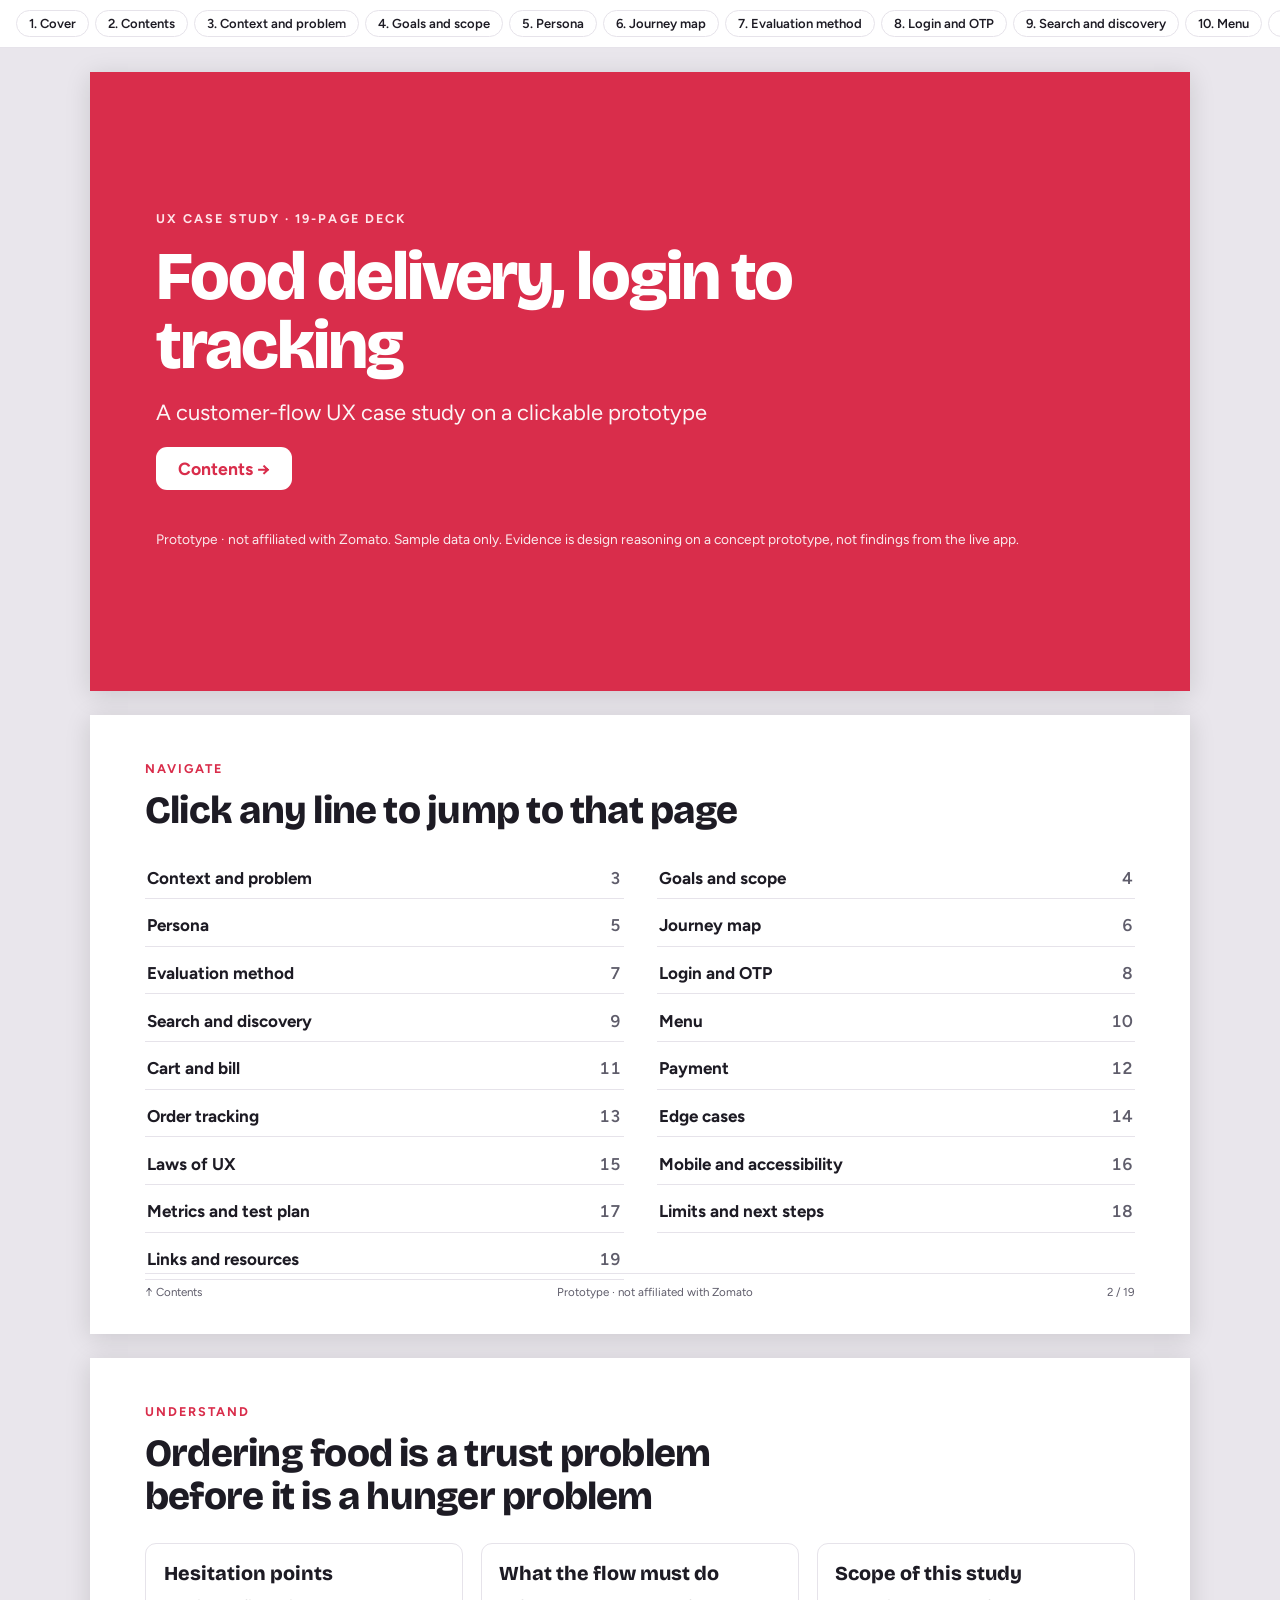
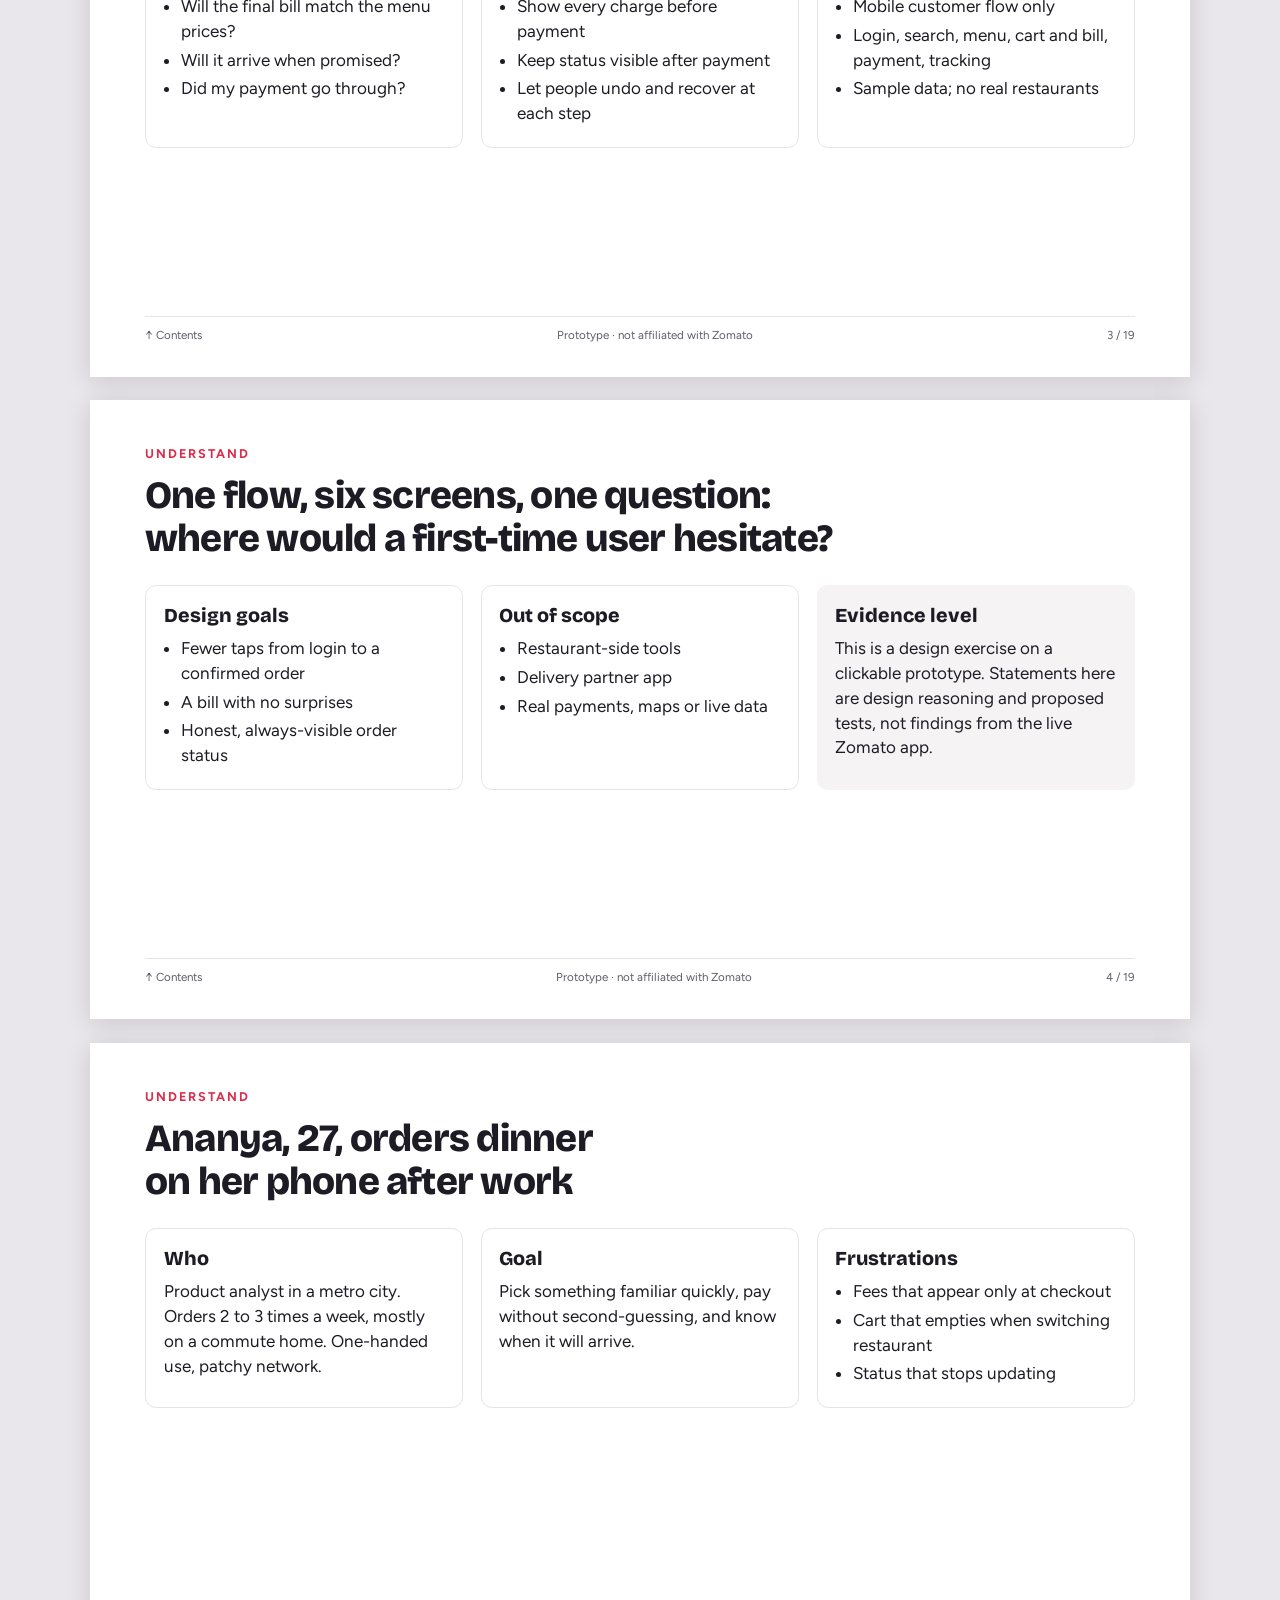
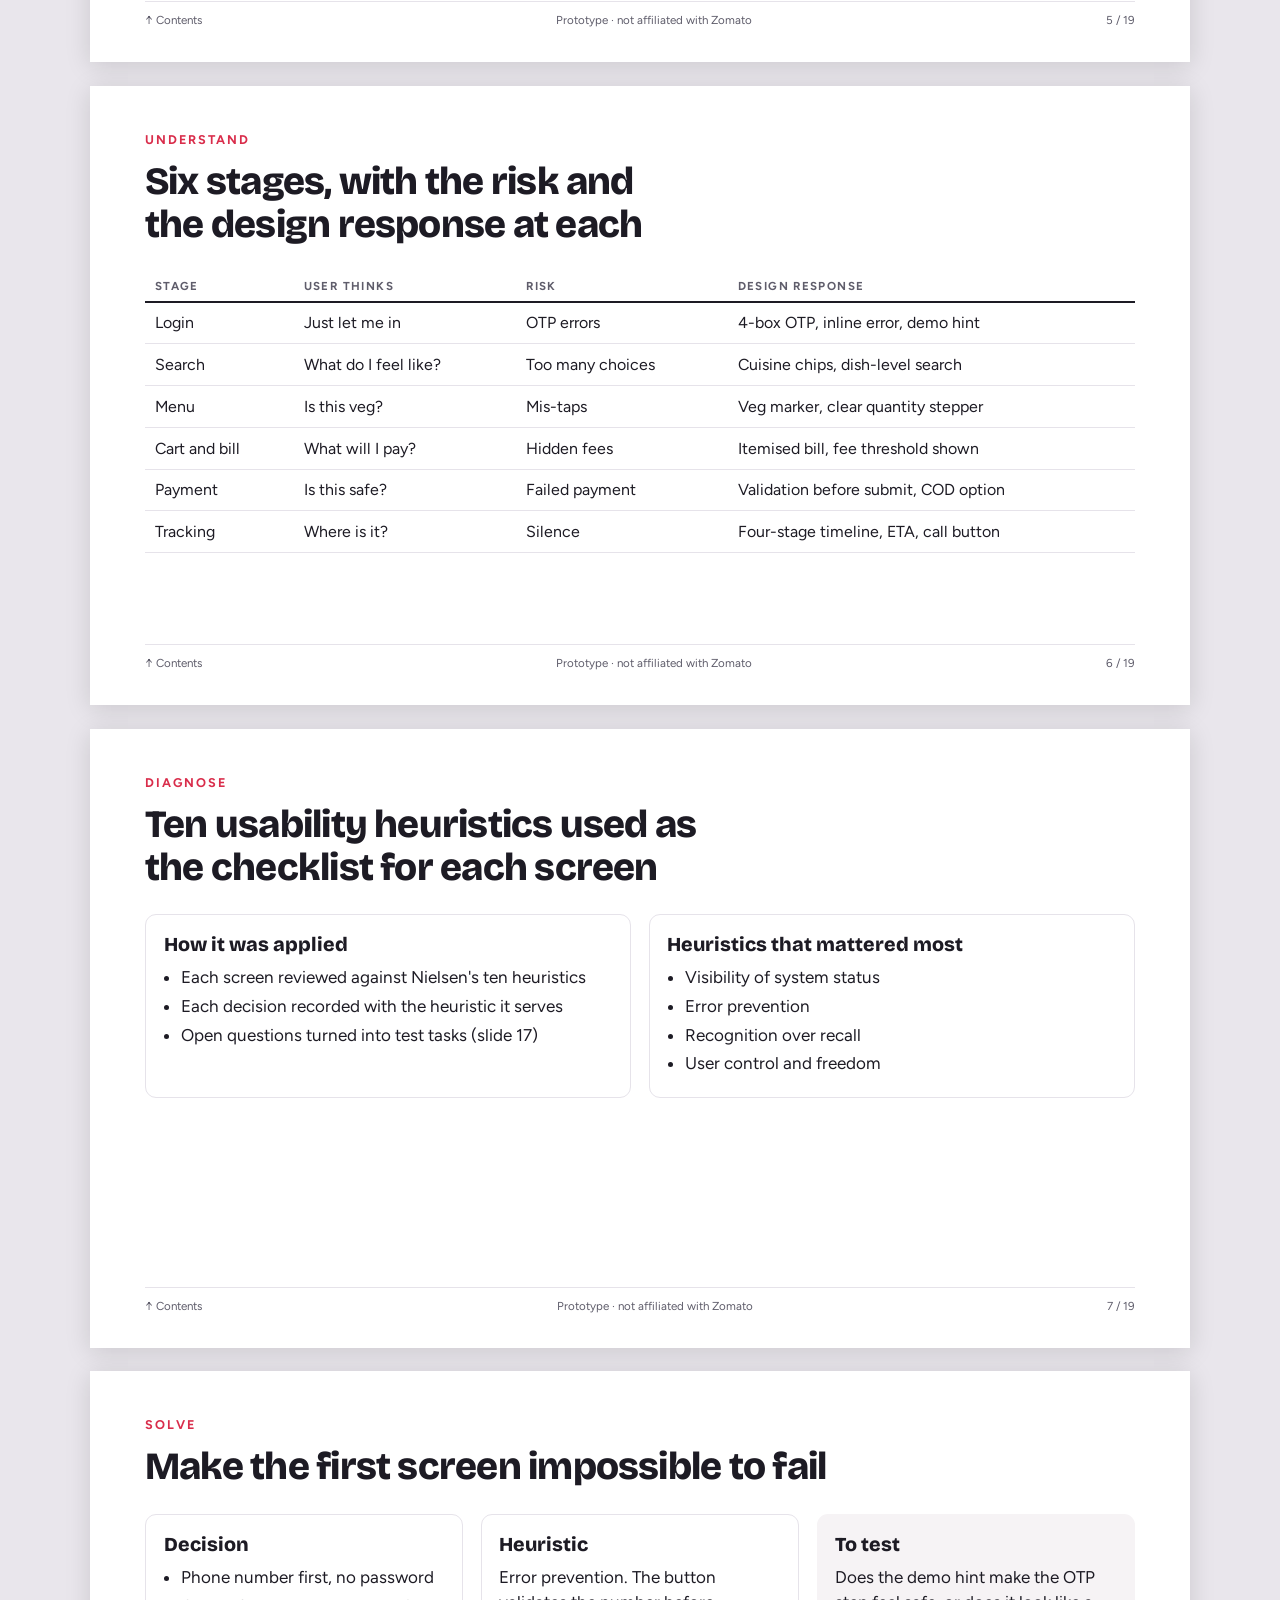
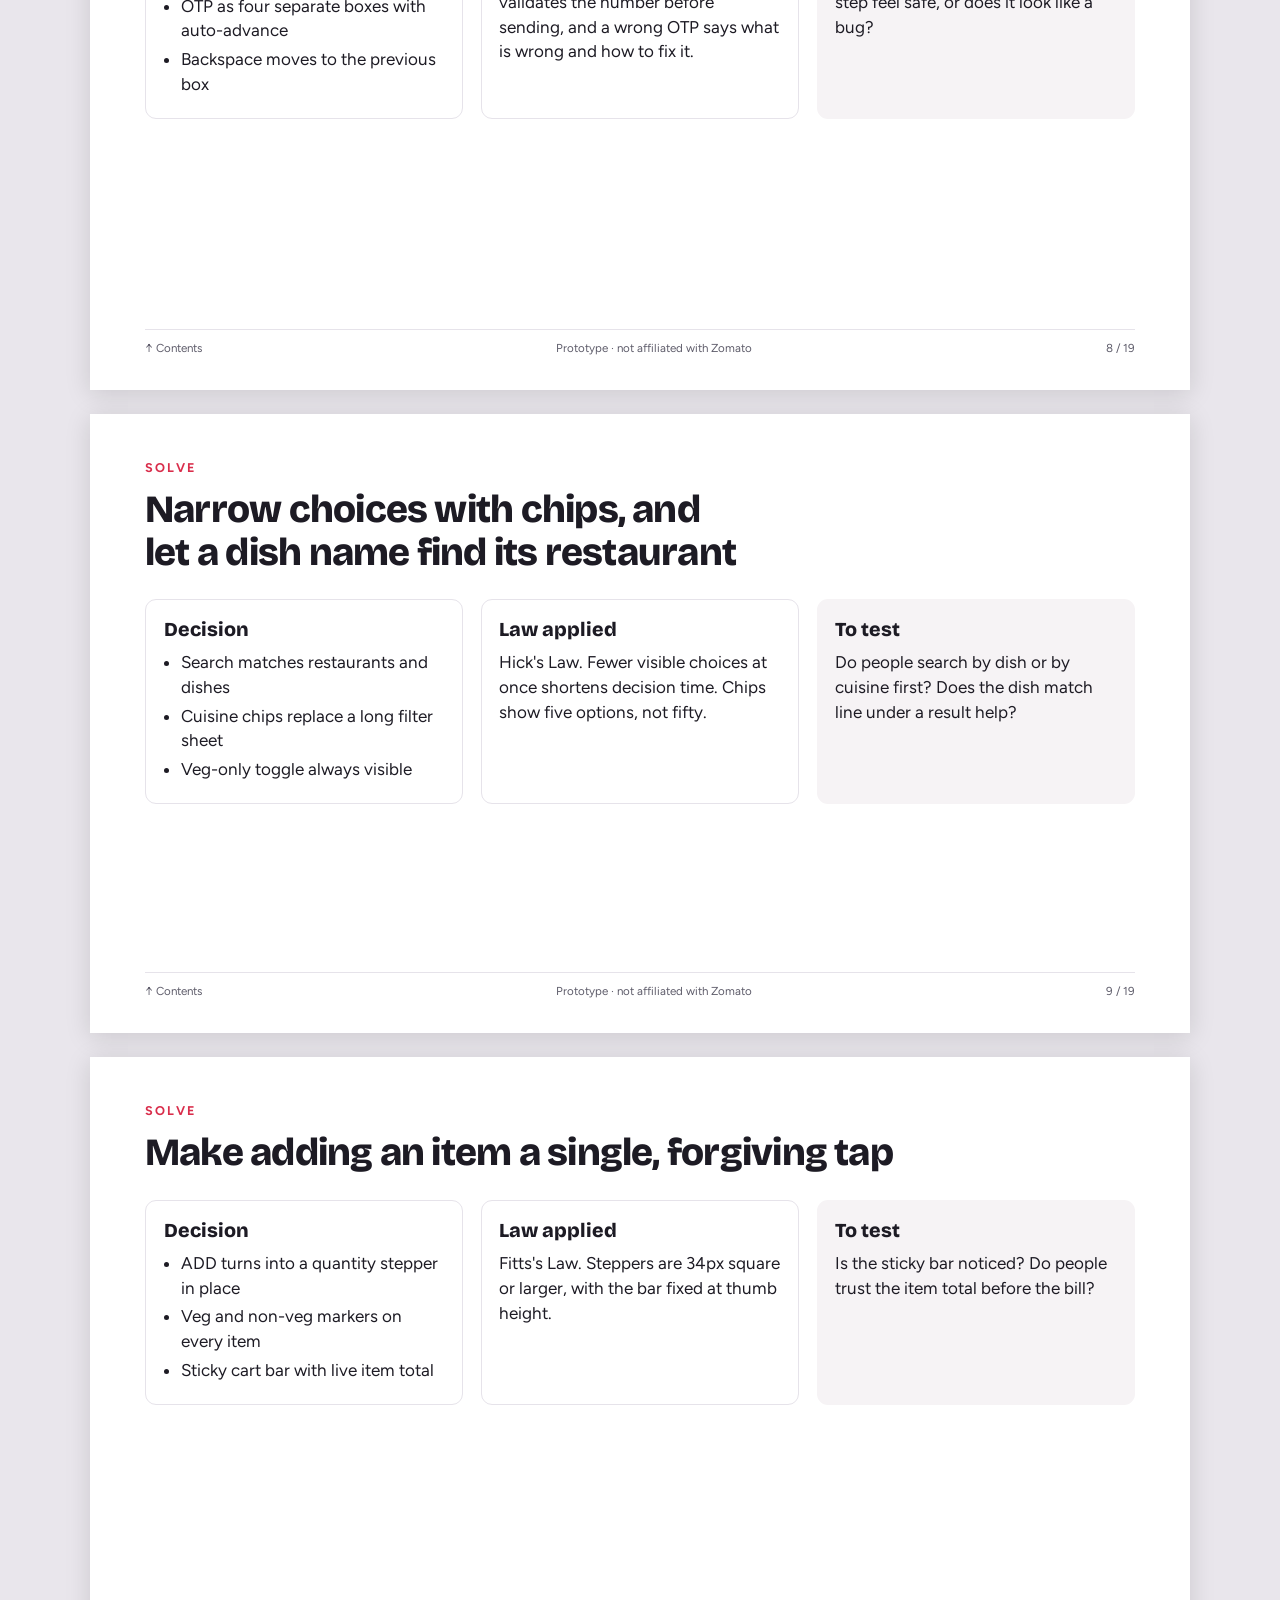
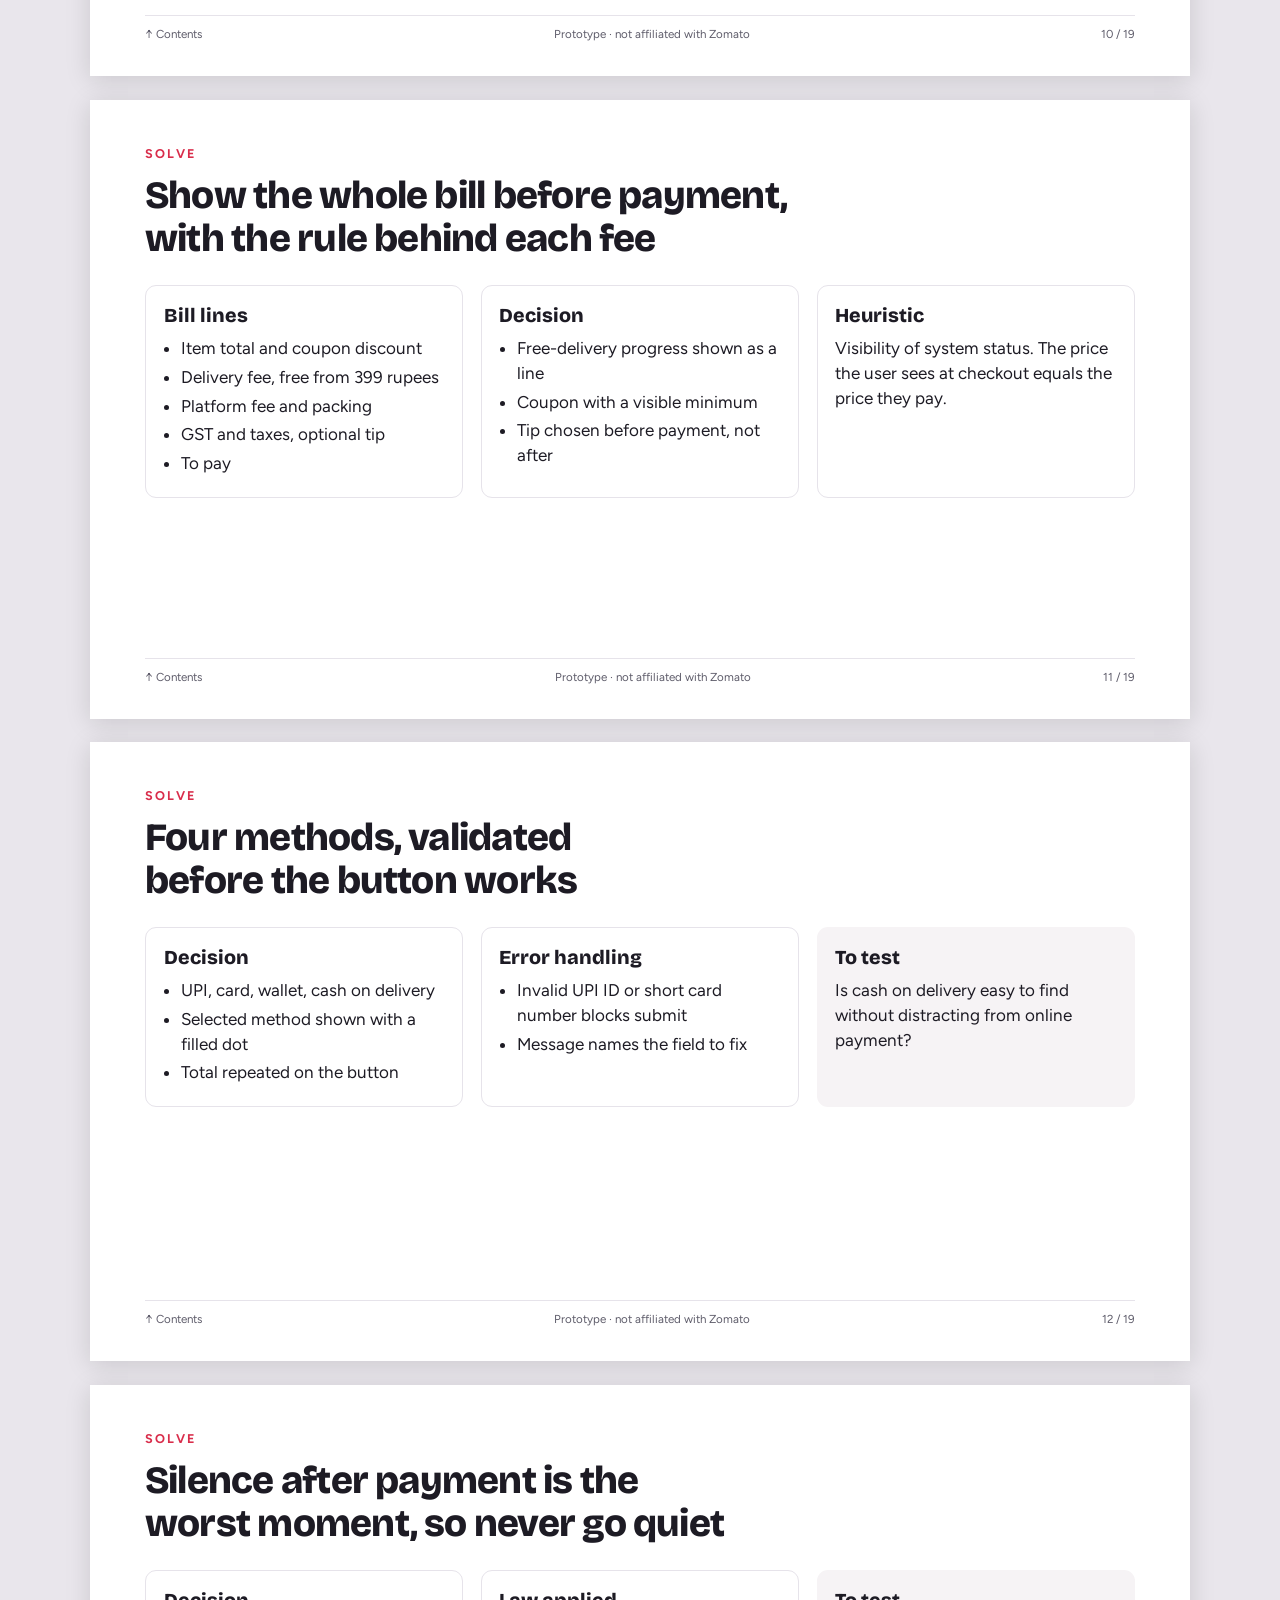
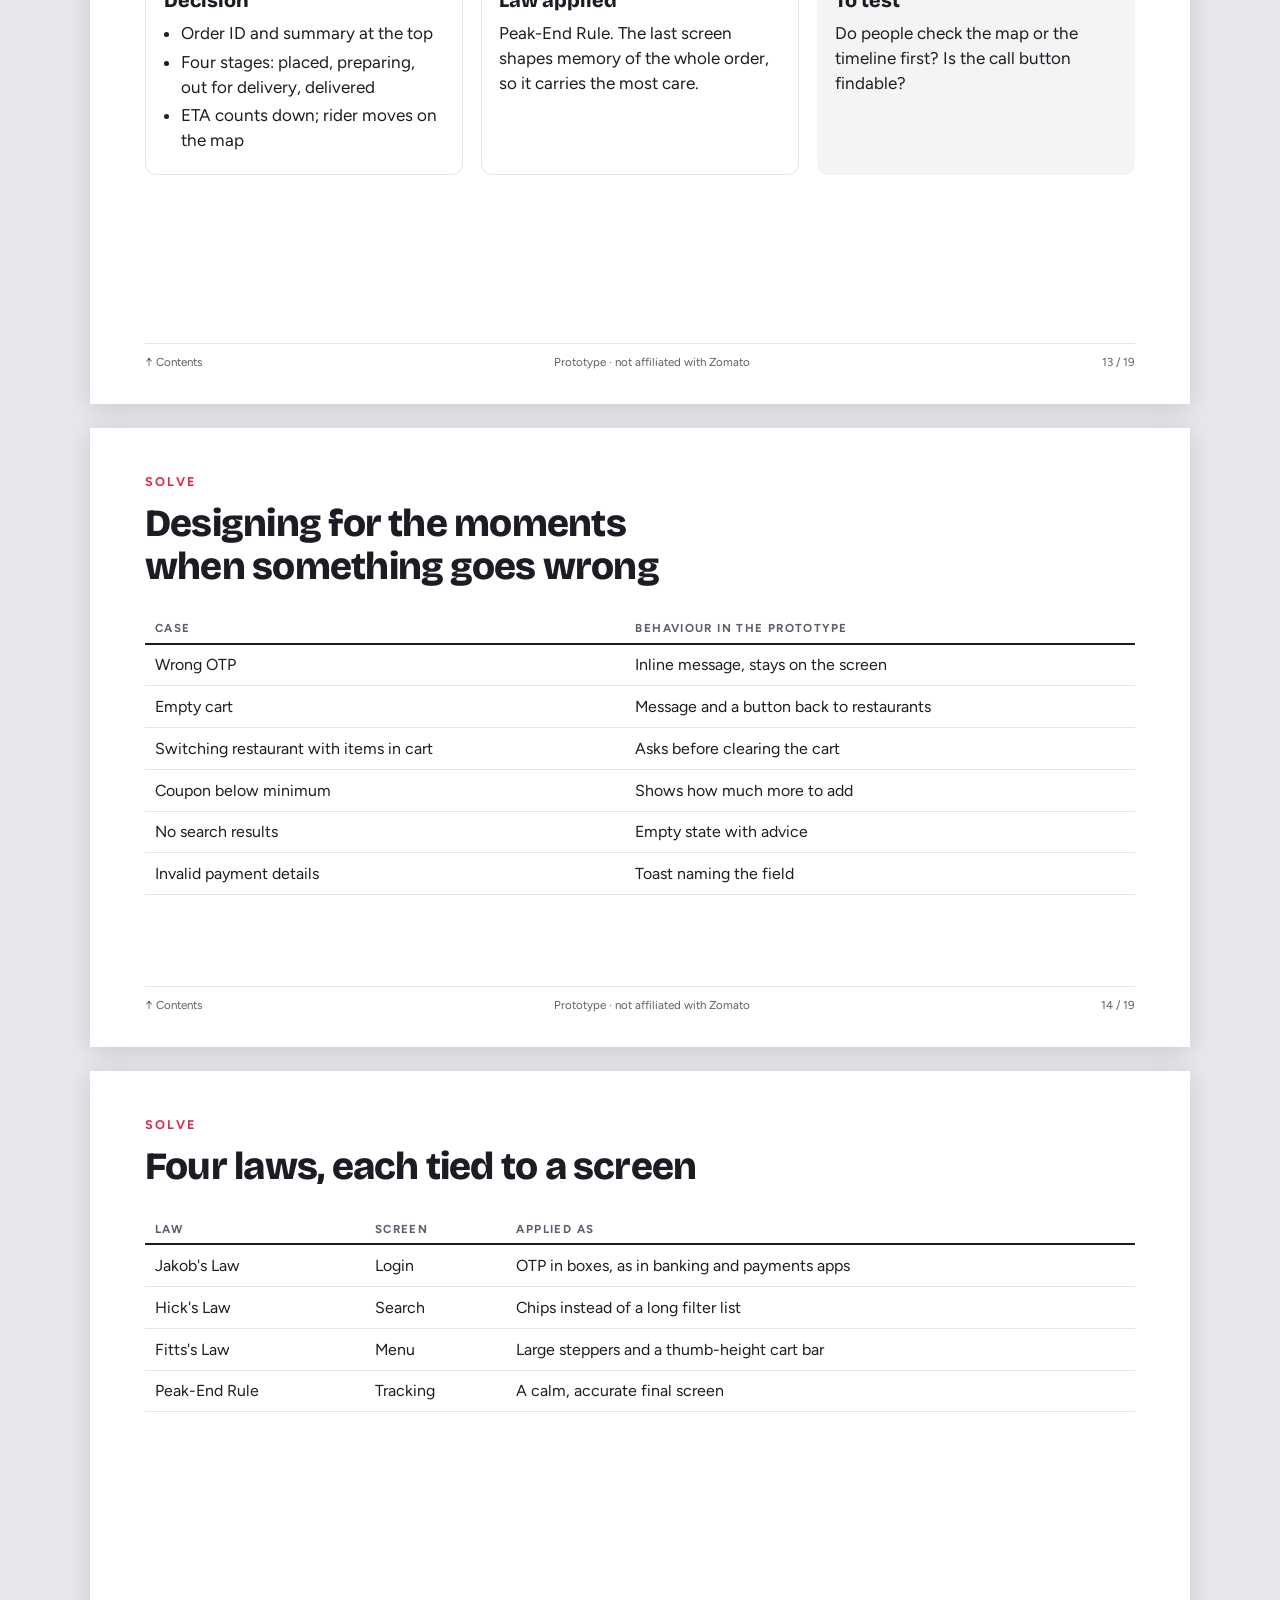
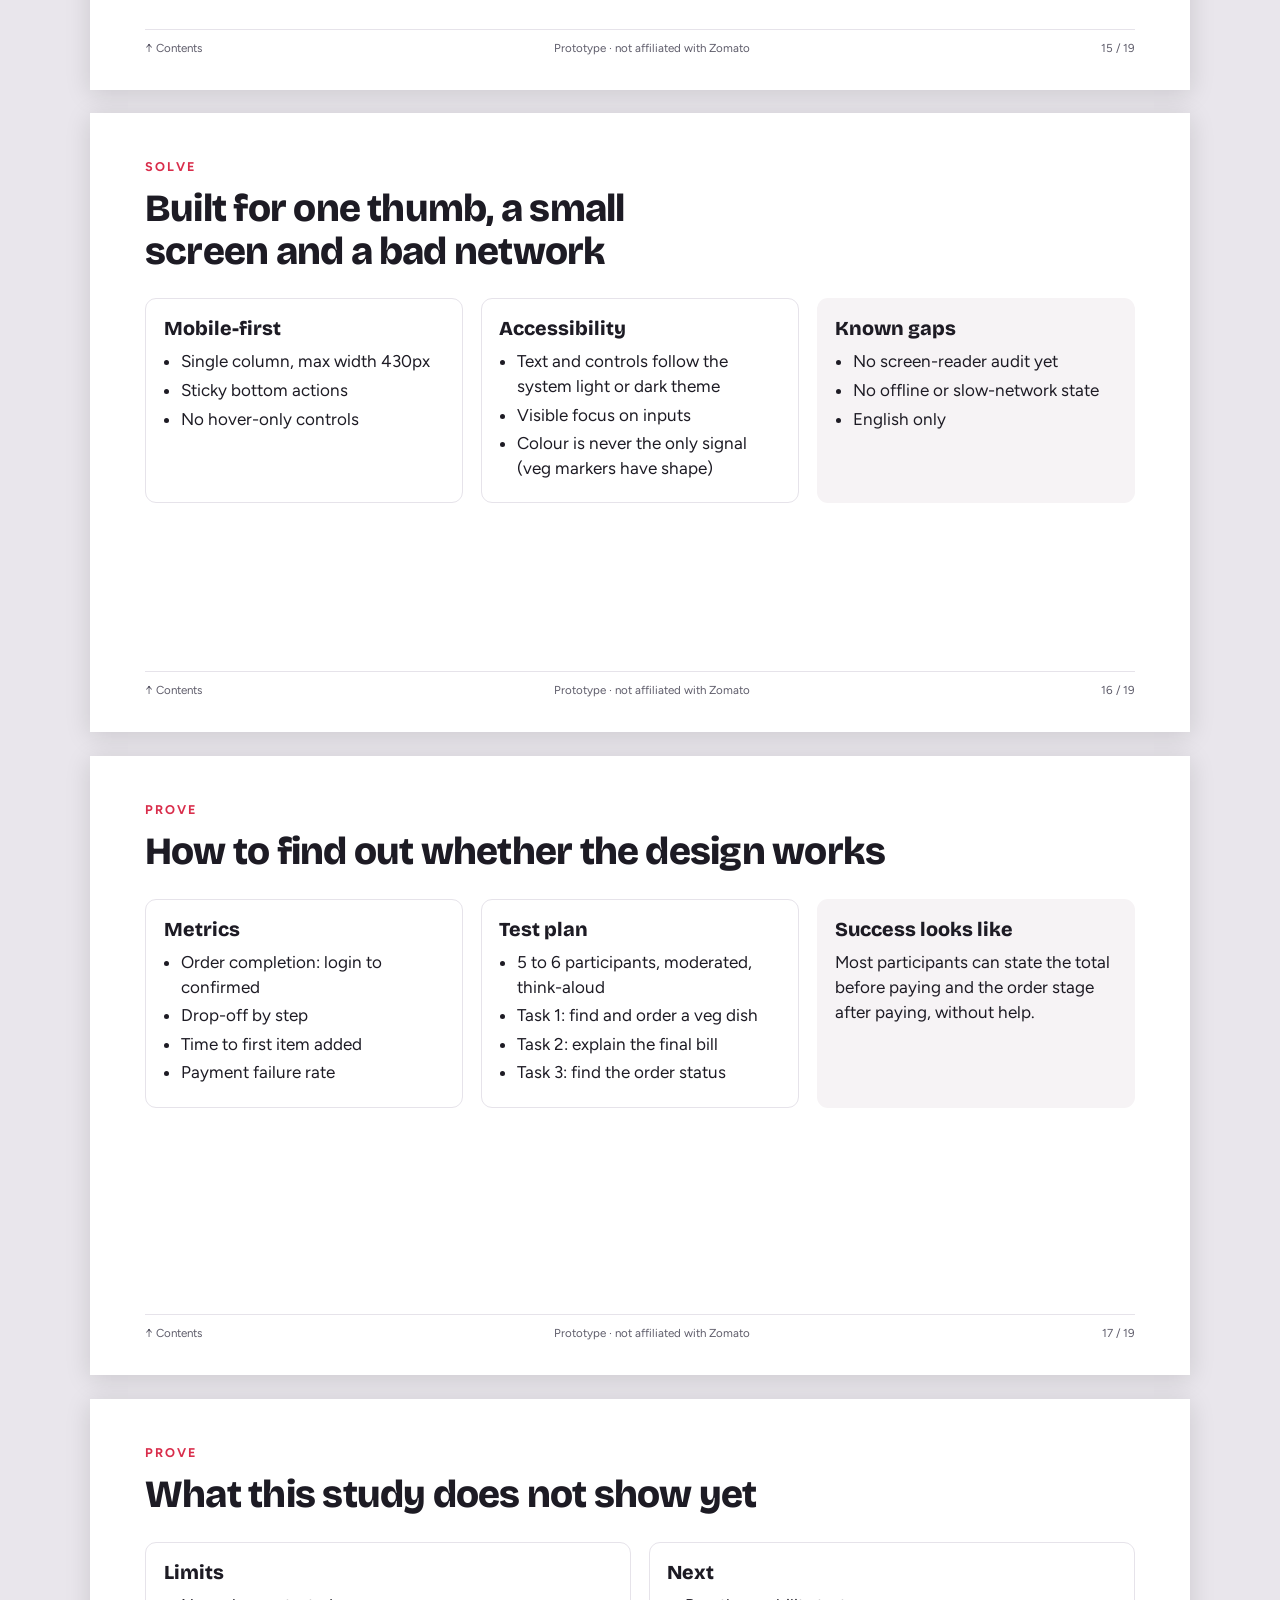
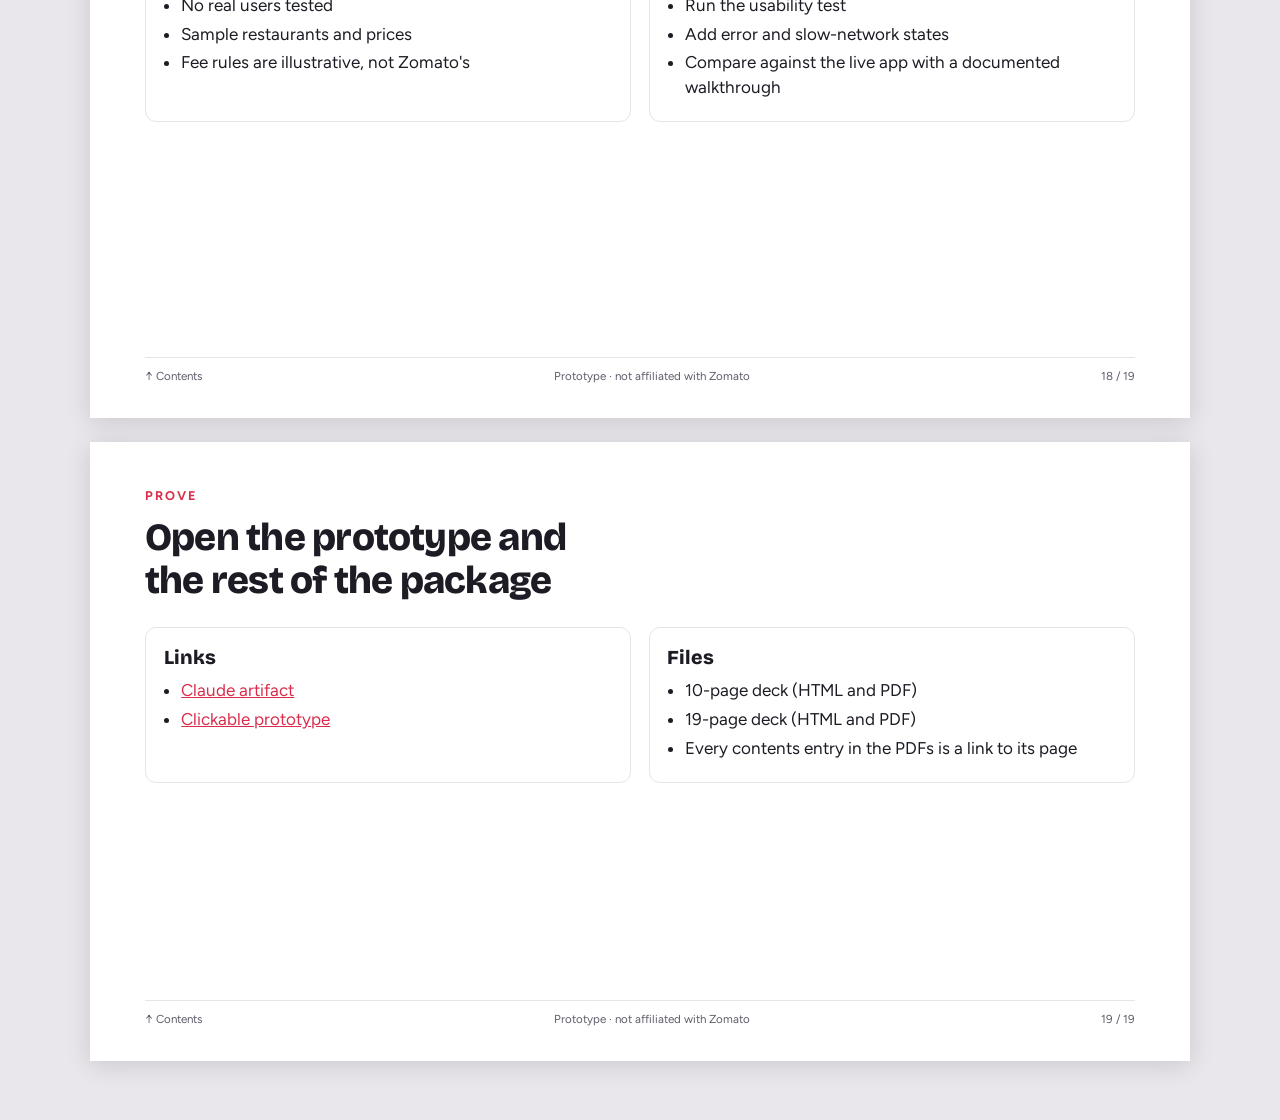
<file: Zomato/deck-19.html>
<!doctype html><html lang="en"><head><meta charset="utf-8"><meta name="viewport" content="width=device-width,initial-scale=1"><title>Food delivery, login to tracking – 19 pages</title><link rel="preconnect" href="https://fonts.googleapis.com"><link rel="stylesheet" href="https://fonts.googleapis.com/css2?family=Bricolage+Grotesque:wght@700;800&family=Figtree:wght@400;600;700&display=swap"><style>
*{box-sizing:border-box;margin:0}
:root{--brand:#d92d4b;--ink:#1d1b24;--mu:#5f5d6b;--line:#e6e3ea;--soft:#f6f3f5;--paper:#ffffff;--ground:#e9e6ec}
body{font-family:Figtree,system-ui,-apple-system,"Segoe UI",sans-serif;color:var(--ink);background:var(--ground);-webkit-font-smoothing:antialiased}
a{color:var(--brand)}
.nav{position:sticky;top:0;z-index:9;background:var(--paper);border-bottom:1px solid var(--line);display:flex;gap:6px;overflow-x:auto;padding:10px 16px}
.nav a{flex:none;text-decoration:none;color:var(--ink);border:1px solid var(--line);border-radius:99px;padding:5px 12px;font:600 13px Figtree,system-ui,sans-serif}
.nav a:hover{border-color:var(--brand);color:var(--brand)}
.deck{display:flex;flex-direction:column;align-items:center;gap:24px;padding:24px 16px 60px}
.w{container-type:inline-size;width:min(100%,1100px);aspect-ratio:16/9;background:var(--paper);box-shadow:0 4px 24px #0002;scroll-margin-top:70px;overflow:hidden}
.s{height:100%;display:flex;flex-direction:column;padding:4.4cqw 5cqw 3cqw;font-size:1.55cqw;line-height:1.45}
.k{font:700 1.15cqw/1 Figtree,sans-serif;letter-spacing:.16em;text-transform:uppercase;color:var(--brand)}
h2{font-family:"Bricolage Grotesque",Figtree,sans-serif;font-weight:800;font-size:3.5cqw;line-height:1.1;letter-spacing:-.02em;margin:1.2cqw 0 2.4cqw;max-width:78%;text-wrap:balance}
.body{flex:1;min-height:0}
.cols{display:grid;gap:1.6cqw}.c2{grid-template-columns:1fr 1fr}.c3{grid-template-columns:repeat(3,1fr)}
.card{border:1px solid var(--line);border-radius:1cqw;padding:1.6cqw;background:var(--paper)}
.card.soft{background:var(--soft);border-color:transparent}
.card h4{font:800 1.8cqw/1.2 "Bricolage Grotesque",Figtree,sans-serif;margin-bottom:.8cqw}
ul{padding-left:1.6cqw}li{margin:.35cqw 0}
table{width:100%;border-collapse:collapse;font-size:1.45cqw}
th{text-align:left;font:700 1.05cqw Figtree,sans-serif;letter-spacing:.12em;text-transform:uppercase;color:var(--mu);border-bottom:2px solid var(--ink);padding:.7cqw .9cqw}
td{border-bottom:1px solid var(--line);padding:.8cqw .9cqw;vertical-align:top}
.f{display:flex;justify-content:space-between;align-items:center;font-size:1.05cqw;color:var(--mu);border-top:1px solid var(--line);padding-top:.9cqw;margin-top:1.4cqw}
.f a{color:var(--mu);text-decoration:none}.f a:hover{color:var(--brand)}
.cover .s{background:var(--brand);color:#fff;justify-content:center;gap:1.6cqw;padding:6cqw}
.cover h1{font-family:"Bricolage Grotesque",Figtree,sans-serif;font-weight:800;font-size:6.2cqw;line-height:1;letter-spacing:-.03em;max-width:80%}
.cover p{font-size:2cqw;max-width:60%;opacity:.95}
.cover .k{color:#ffe3e8}
.cover .dis{font-size:1.25cqw;opacity:.9;margin-top:2cqw}
.cover .go{display:inline-block;align-self:flex-start;background:#fff;color:var(--brand);font:700 1.6cqw Figtree,sans-serif;text-decoration:none;padding:1cqw 2cqw;border-radius:1cqw}
.toc{display:grid;grid-template-columns:1fr 1fr;gap:.6cqw 3cqw;list-style:none;padding:0}
.toc li{margin:0}
.toc a{display:flex;justify-content:space-between;gap:1cqw;text-decoration:none;color:var(--ink);border-bottom:1px solid var(--line);padding:.7cqw .2cqw;font-weight:600}
.toc a:hover{color:var(--brand)}
.toc span{color:var(--mu);font-variant-numeric:tabular-nums}
@media print{
  @page{size:1280px 720px;margin:0}
  body{background:#fff}.nav{display:none}
  .deck{display:block;padding:0}
  .w{width:1280px;height:720px;box-shadow:none;break-after:page;page-break-after:always;margin:0}
}
</style></head><body><nav class="nav"><a href="#p1">1. Cover</a><a href="#p2">2. Contents</a><a href="#p3">3. Context and problem</a><a href="#p4">4. Goals and scope</a><a href="#p5">5. Persona</a><a href="#p6">6. Journey map</a><a href="#p7">7. Evaluation method</a><a href="#p8">8. Login and OTP</a><a href="#p9">9. Search and discovery</a><a href="#p10">10. Menu</a><a href="#p11">11. Cart and bill</a><a href="#p12">12. Payment</a><a href="#p13">13. Order tracking</a><a href="#p14">14. Edge cases</a><a href="#p15">15. Laws of UX</a><a href="#p16">16. Mobile and accessibility</a><a href="#p17">17. Metrics and test plan</a><a href="#p18">18. Limits and next steps</a><a href="#p19">19. Links and resources</a></nav><main class="deck"><section class="w cover" id="p1"><div class="s"><div class="k">UX case study · 19-page deck</div><h1>Food delivery, login to tracking</h1><p>A customer-flow UX case study on a clickable prototype</p><a class="go" href="#p2">Contents →</a><div class="dis">Prototype · not affiliated with Zomato. Sample data only. Evidence is design reasoning on a concept prototype, not findings from the live app.</div></div></section><section class="w" id="p2"><div class="s"><div class="k">Navigate</div><h2>Click any line to jump to that page</h2><div class="body"><ul class="toc"><li><a href="#p3"><b>Context and problem</b><span>3</span></a></li><li><a href="#p4"><b>Goals and scope</b><span>4</span></a></li><li><a href="#p5"><b>Persona</b><span>5</span></a></li><li><a href="#p6"><b>Journey map</b><span>6</span></a></li><li><a href="#p7"><b>Evaluation method</b><span>7</span></a></li><li><a href="#p8"><b>Login and OTP</b><span>8</span></a></li><li><a href="#p9"><b>Search and discovery</b><span>9</span></a></li><li><a href="#p10"><b>Menu</b><span>10</span></a></li><li><a href="#p11"><b>Cart and bill</b><span>11</span></a></li><li><a href="#p12"><b>Payment</b><span>12</span></a></li><li><a href="#p13"><b>Order tracking</b><span>13</span></a></li><li><a href="#p14"><b>Edge cases</b><span>14</span></a></li><li><a href="#p15"><b>Laws of UX</b><span>15</span></a></li><li><a href="#p16"><b>Mobile and accessibility</b><span>16</span></a></li><li><a href="#p17"><b>Metrics and test plan</b><span>17</span></a></li><li><a href="#p18"><b>Limits and next steps</b><span>18</span></a></li><li><a href="#p19"><b>Links and resources</b><span>19</span></a></li></ul></div><div class="f"><a href="#p2">↑ Contents</a><span>Prototype · not affiliated with Zomato</span><span>2 / 19</span></div></div></section><section class="w" id="p3"><div class="s"><div class="k">Understand</div><h2>Ordering food is a trust problem before it is a hunger problem</h2><div class="body"><div class="cols c3"><div class="card "><h4>Hesitation points</h4><ul><li>Will the final bill match the menu prices?</li><li>Will it arrive when promised?</li><li>Did my payment go through?</li></ul></div><div class="card "><h4>What the flow must do</h4><ul><li>Show every charge before payment</li><li>Keep status visible after payment</li><li>Let people undo and recover at each step</li></ul></div><div class="card "><h4>Scope of this study</h4><ul><li>Mobile customer flow only</li><li>Login, search, menu, cart and bill, payment, tracking</li><li>Sample data; no real restaurants</li></ul></div></div></div><div class="f"><a href="#p2">↑ Contents</a><span>Prototype · not affiliated with Zomato</span><span>3 / 19</span></div></div></section><section class="w" id="p4"><div class="s"><div class="k">Understand</div><h2>One flow, six screens, one question: where would a first-time user hesitate?</h2><div class="body"><div class="cols c3"><div class="card "><h4>Design goals</h4><ul><li>Fewer taps from login to a confirmed order</li><li>A bill with no surprises</li><li>Honest, always-visible order status</li></ul></div><div class="card "><h4>Out of scope</h4><ul><li>Restaurant-side tools</li><li>Delivery partner app</li><li>Real payments, maps or live data</li></ul></div><div class="card soft"><h4>Evidence level</h4><p>This is a design exercise on a clickable prototype. Statements here are design reasoning and proposed tests, not findings from the live Zomato app.</p></div></div></div><div class="f"><a href="#p2">↑ Contents</a><span>Prototype · not affiliated with Zomato</span><span>4 / 19</span></div></div></section><section class="w" id="p5"><div class="s"><div class="k">Understand</div><h2>Ananya, 27, orders dinner on her phone after work</h2><div class="body"><div class="cols c3"><div class="card "><h4>Who</h4><p>Product analyst in a metro city. Orders 2 to 3 times a week, mostly on a commute home. One-handed use, patchy network.</p></div><div class="card "><h4>Goal</h4><p>Pick something familiar quickly, pay without second-guessing, and know when it will arrive.</p></div><div class="card "><h4>Frustrations</h4><ul><li>Fees that appear only at checkout</li><li>Cart that empties when switching restaurant</li><li>Status that stops updating</li></ul></div></div></div><div class="f"><a href="#p2">↑ Contents</a><span>Prototype · not affiliated with Zomato</span><span>5 / 19</span></div></div></section><section class="w" id="p6"><div class="s"><div class="k">Understand</div><h2>Six stages, with the risk and the design response at each</h2><div class="body"><table><tr><th>Stage</th><th>User thinks</th><th>Risk</th><th>Design response</th></tr><tr><td>Login</td><td>Just let me in</td><td>OTP errors</td><td>4-box OTP, inline error, demo hint</td></tr><tr><td>Search</td><td>What do I feel like?</td><td>Too many choices</td><td>Cuisine chips, dish-level search</td></tr><tr><td>Menu</td><td>Is this veg?</td><td>Mis-taps</td><td>Veg marker, clear quantity stepper</td></tr><tr><td>Cart and bill</td><td>What will I pay?</td><td>Hidden fees</td><td>Itemised bill, fee threshold shown</td></tr><tr><td>Payment</td><td>Is this safe?</td><td>Failed payment</td><td>Validation before submit, COD option</td></tr><tr><td>Tracking</td><td>Where is it?</td><td>Silence</td><td>Four-stage timeline, ETA, call button</td></tr></table></div><div class="f"><a href="#p2">↑ Contents</a><span>Prototype · not affiliated with Zomato</span><span>6 / 19</span></div></div></section><section class="w" id="p7"><div class="s"><div class="k">Diagnose</div><h2>Ten usability heuristics used as the checklist for each screen</h2><div class="body"><div class="cols c2"><div class="card "><h4>How it was applied</h4><ul><li>Each screen reviewed against Nielsen's ten heuristics</li><li>Each decision recorded with the heuristic it serves</li><li>Open questions turned into test tasks (slide 17)</li></ul></div><div class="card "><h4>Heuristics that mattered most</h4><ul><li>Visibility of system status</li><li>Error prevention</li><li>Recognition over recall</li><li>User control and freedom</li></ul></div></div></div><div class="f"><a href="#p2">↑ Contents</a><span>Prototype · not affiliated with Zomato</span><span>7 / 19</span></div></div></section><section class="w" id="p8"><div class="s"><div class="k">Solve</div><h2>Make the first screen impossible to fail</h2><div class="body"><div class="cols c3"><div class="card "><h4>Decision</h4><ul><li>Phone number first, no password</li><li>OTP as four separate boxes with auto-advance</li><li>Backspace moves to the previous box</li></ul></div><div class="card "><h4>Heuristic</h4><p>Error prevention. The button validates the number before sending, and a wrong OTP says what is wrong and how to fix it.</p></div><div class="card soft"><h4>To test</h4><p>Does the demo hint make the OTP step feel safe, or does it look like a bug?</p></div></div></div><div class="f"><a href="#p2">↑ Contents</a><span>Prototype · not affiliated with Zomato</span><span>8 / 19</span></div></div></section><section class="w" id="p9"><div class="s"><div class="k">Solve</div><h2>Narrow choices with chips, and let a dish name find its restaurant</h2><div class="body"><div class="cols c3"><div class="card "><h4>Decision</h4><ul><li>Search matches restaurants and dishes</li><li>Cuisine chips replace a long filter sheet</li><li>Veg-only toggle always visible</li></ul></div><div class="card "><h4>Law applied</h4><p>Hick's Law. Fewer visible choices at once shortens decision time. Chips show five options, not fifty.</p></div><div class="card soft"><h4>To test</h4><p>Do people search by dish or by cuisine first? Does the dish match line under a result help?</p></div></div></div><div class="f"><a href="#p2">↑ Contents</a><span>Prototype · not affiliated with Zomato</span><span>9 / 19</span></div></div></section><section class="w" id="p10"><div class="s"><div class="k">Solve</div><h2>Make adding an item a single, forgiving tap</h2><div class="body"><div class="cols c3"><div class="card "><h4>Decision</h4><ul><li>ADD turns into a quantity stepper in place</li><li>Veg and non-veg markers on every item</li><li>Sticky cart bar with live item total</li></ul></div><div class="card "><h4>Law applied</h4><p>Fitts's Law. Steppers are 34px square or larger, with the bar fixed at thumb height.</p></div><div class="card soft"><h4>To test</h4><p>Is the sticky bar noticed? Do people trust the item total before the bill?</p></div></div></div><div class="f"><a href="#p2">↑ Contents</a><span>Prototype · not affiliated with Zomato</span><span>10 / 19</span></div></div></section><section class="w" id="p11"><div class="s"><div class="k">Solve</div><h2>Show the whole bill before payment, with the rule behind each fee</h2><div class="body"><div class="cols c3"><div class="card "><h4>Bill lines</h4><ul><li>Item total and coupon discount</li><li>Delivery fee, free from 399 rupees</li><li>Platform fee and packing</li><li>GST and taxes, optional tip</li><li>To pay</li></ul></div><div class="card "><h4>Decision</h4><ul><li>Free-delivery progress shown as a line</li><li>Coupon with a visible minimum</li><li>Tip chosen before payment, not after</li></ul></div><div class="card "><h4>Heuristic</h4><p>Visibility of system status. The price the user sees at checkout equals the price they pay.</p></div></div></div><div class="f"><a href="#p2">↑ Contents</a><span>Prototype · not affiliated with Zomato</span><span>11 / 19</span></div></div></section><section class="w" id="p12"><div class="s"><div class="k">Solve</div><h2>Four methods, validated before the button works</h2><div class="body"><div class="cols c3"><div class="card "><h4>Decision</h4><ul><li>UPI, card, wallet, cash on delivery</li><li>Selected method shown with a filled dot</li><li>Total repeated on the button</li></ul></div><div class="card "><h4>Error handling</h4><ul><li>Invalid UPI ID or short card number blocks submit</li><li>Message names the field to fix</li></ul></div><div class="card soft"><h4>To test</h4><p>Is cash on delivery easy to find without distracting from online payment?</p></div></div></div><div class="f"><a href="#p2">↑ Contents</a><span>Prototype · not affiliated with Zomato</span><span>12 / 19</span></div></div></section><section class="w" id="p13"><div class="s"><div class="k">Solve</div><h2>Silence after payment is the worst moment, so never go quiet</h2><div class="body"><div class="cols c3"><div class="card "><h4>Decision</h4><ul><li>Order ID and summary at the top</li><li>Four stages: placed, preparing, out for delivery, delivered</li><li>ETA counts down; rider moves on the map</li></ul></div><div class="card "><h4>Law applied</h4><p>Peak-End Rule. The last screen shapes memory of the whole order, so it carries the most care.</p></div><div class="card soft"><h4>To test</h4><p>Do people check the map or the timeline first? Is the call button findable?</p></div></div></div><div class="f"><a href="#p2">↑ Contents</a><span>Prototype · not affiliated with Zomato</span><span>13 / 19</span></div></div></section><section class="w" id="p14"><div class="s"><div class="k">Solve</div><h2>Designing for the moments when something goes wrong</h2><div class="body"><table><tr><th>Case</th><th>Behaviour in the prototype</th></tr><tr><td>Wrong OTP</td><td>Inline message, stays on the screen</td></tr><tr><td>Empty cart</td><td>Message and a button back to restaurants</td></tr><tr><td>Switching restaurant with items in cart</td><td>Asks before clearing the cart</td></tr><tr><td>Coupon below minimum</td><td>Shows how much more to add</td></tr><tr><td>No search results</td><td>Empty state with advice</td></tr><tr><td>Invalid payment details</td><td>Toast naming the field</td></tr></table></div><div class="f"><a href="#p2">↑ Contents</a><span>Prototype · not affiliated with Zomato</span><span>14 / 19</span></div></div></section><section class="w" id="p15"><div class="s"><div class="k">Solve</div><h2>Four laws, each tied to a screen</h2><div class="body"><table><tr><th>Law</th><th>Screen</th><th>Applied as</th></tr><tr><td>Jakob's Law</td><td>Login</td><td>OTP in boxes, as in banking and payments apps</td></tr><tr><td>Hick's Law</td><td>Search</td><td>Chips instead of a long filter list</td></tr><tr><td>Fitts's Law</td><td>Menu</td><td>Large steppers and a thumb-height cart bar</td></tr><tr><td>Peak-End Rule</td><td>Tracking</td><td>A calm, accurate final screen</td></tr></table></div><div class="f"><a href="#p2">↑ Contents</a><span>Prototype · not affiliated with Zomato</span><span>15 / 19</span></div></div></section><section class="w" id="p16"><div class="s"><div class="k">Solve</div><h2>Built for one thumb, a small screen and a bad network</h2><div class="body"><div class="cols c3"><div class="card "><h4>Mobile-first</h4><ul><li>Single column, max width 430px</li><li>Sticky bottom actions</li><li>No hover-only controls</li></ul></div><div class="card "><h4>Accessibility</h4><ul><li>Text and controls follow the system light or dark theme</li><li>Visible focus on inputs</li><li>Colour is never the only signal (veg markers have shape)</li></ul></div><div class="card soft"><h4>Known gaps</h4><ul><li>No screen-reader audit yet</li><li>No offline or slow-network state</li><li>English only</li></ul></div></div></div><div class="f"><a href="#p2">↑ Contents</a><span>Prototype · not affiliated with Zomato</span><span>16 / 19</span></div></div></section><section class="w" id="p17"><div class="s"><div class="k">Prove</div><h2>How to find out whether the design works</h2><div class="body"><div class="cols c3"><div class="card "><h4>Metrics</h4><ul><li>Order completion: login to confirmed</li><li>Drop-off by step</li><li>Time to first item added</li><li>Payment failure rate</li></ul></div><div class="card "><h4>Test plan</h4><ul><li>5 to 6 participants, moderated, think-aloud</li><li>Task 1: find and order a veg dish</li><li>Task 2: explain the final bill</li><li>Task 3: find the order status</li></ul></div><div class="card soft"><h4>Success looks like</h4><p>Most participants can state the total before paying and the order stage after paying, without help.</p></div></div></div><div class="f"><a href="#p2">↑ Contents</a><span>Prototype · not affiliated with Zomato</span><span>17 / 19</span></div></div></section><section class="w" id="p18"><div class="s"><div class="k">Prove</div><h2>What this study does not show yet</h2><div class="body"><div class="cols c2"><div class="card "><h4>Limits</h4><ul><li>No real users tested</li><li>Sample restaurants and prices</li><li>Fee rules are illustrative, not Zomato's</li></ul></div><div class="card "><h4>Next</h4><ul><li>Run the usability test</li><li>Add error and slow-network states</li><li>Compare against the live app with a documented walkthrough</li></ul></div></div></div><div class="f"><a href="#p2">↑ Contents</a><span>Prototype · not affiliated with Zomato</span><span>18 / 19</span></div></div></section><section class="w" id="p19"><div class="s"><div class="k">Prove</div><h2>Open the prototype and the rest of the package</h2><div class="body"><div class="cols c2"><div class="card "><h4>Links</h4><ul><li><a href="https://claude.ai/artifact/GQAmKHgKsu1PChwp24CcMY">Claude artifact</a></li><li><a href="https://github.com/varunkumar1989/Case-studies/blob/main/Zomato/index.html">Clickable prototype</a></li></ul></div><div class="card "><h4>Files</h4><ul><li>10-page deck (HTML and PDF)</li><li>19-page deck (HTML and PDF)</li><li>Every contents entry in the PDFs is a link to its page</li></ul></div></div></div><div class="f"><a href="#p2">↑ Contents</a><span>Prototype · not affiliated with Zomato</span><span>19 / 19</span></div></div></section></main></body></html>
</file>
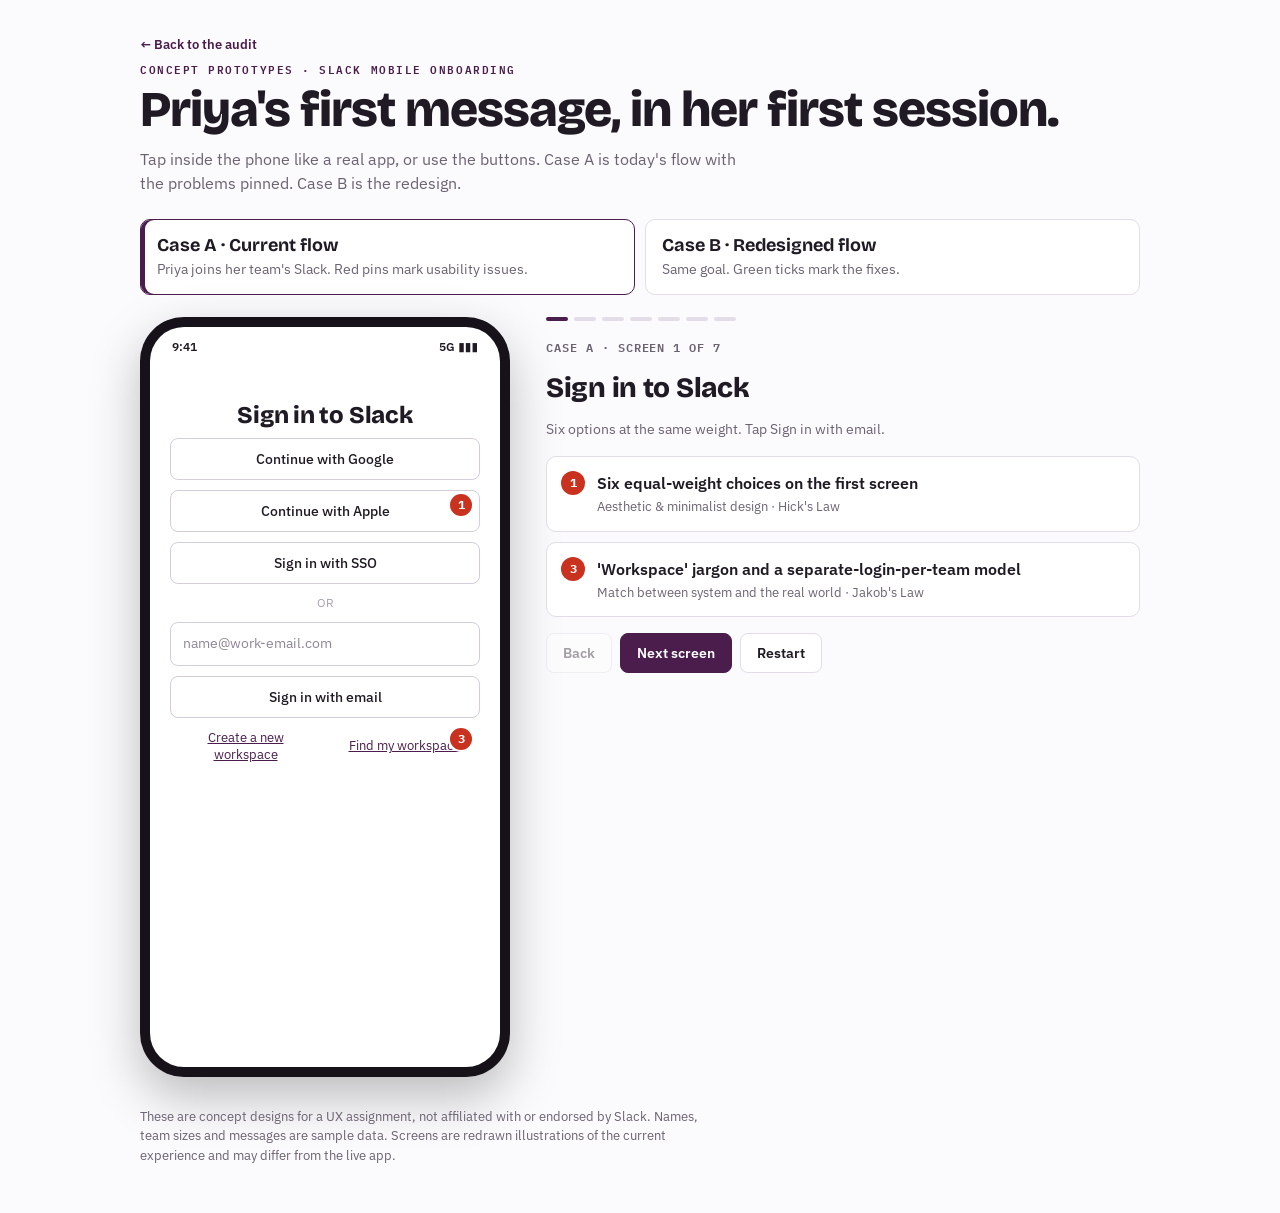
<file: Slack/onboarding-audit/prototype.html>
<!doctype html>
<html lang="en"><head><meta charset="utf-8"><meta name="viewport" content="width=device-width,initial-scale=1,viewport-fit=cover">
<title>Slack Onboarding Prototypes</title>
<link rel="preconnect" href="https://fonts.googleapis.com"><link rel="preconnect" href="https://fonts.gstatic.com" crossorigin>
<link rel="stylesheet" href="https://fonts.googleapis.com/css2?family=Bricolage+Grotesque:opsz,wght@12..96,600;12..96,800&family=IBM+Plex+Sans:wght@400;500;600&family=IBM+Plex+Mono:wght@500;600&display=swap">
<style>
/* Layout: heading, case switch, then phone on the left and an annotation column on the right. */
:root{--bg:#fbfafc;--panel:#fff;--ink:#1f1a24;--mute:#6b6272;--line:#e3dde7;--plum:#4a1d4d;--tint:#f3eef5;--red:#c8321f;--green:#12805c;--onplum:#fff;--stage:#e9e3ec;
 --disp:"Bricolage Grotesque","Arial Narrow",sans-serif;--body:"IBM Plex Sans",system-ui,sans-serif;--mono:"IBM Plex Mono",ui-monospace,monospace}
@media (prefers-color-scheme:dark){:root:not([data-theme="light"]){--bg:#17111a;--panel:#211826;--ink:#f0e9f2;--mute:#a99dae;--line:#3a2d40;--plum:#d9a8dd;--tint:#2b2030;--red:#ff7a66;--green:#4cc79b;--onplum:#17111a;--stage:#2a2030;color-scheme:dark}}
:root[data-theme="dark"]{--bg:#17111a;--panel:#211826;--ink:#f0e9f2;--mute:#a99dae;--line:#3a2d40;--plum:#d9a8dd;--tint:#2b2030;--red:#ff7a66;--green:#4cc79b;--onplum:#17111a;--stage:#2a2030;color-scheme:dark}
*{box-sizing:border-box;margin:0}
body{background:var(--bg);color:var(--ink);font:400 16px/1.5 var(--body);padding:0 max(16px,env(safe-area-inset-left,0px)) 48px}
.wrap{max-width:1000px;margin:0 auto}
header{padding-block:36px 18px;display:flex;flex-direction:column;gap:10px}
.eyebrow{font:600 11px/1 var(--mono);letter-spacing:.14em;text-transform:uppercase;color:var(--plum)}
h1{font:800 clamp(30px,5vw,50px)/1.05 var(--disp);letter-spacing:-.02em;text-wrap:balance}
header p{color:var(--mute);max-width:60ch}
.cases{display:flex;gap:10px;flex-wrap:wrap;margin-block:6px 22px}
.cases button{flex:1 1 280px;text-align:left;border:1px solid var(--line);background:var(--panel);color:var(--ink);border-radius:10px;padding:14px 16px;cursor:pointer;font:inherit}
.cases button b{display:block;font:700 18px var(--disp)}.cases button span{font-size:13.5px;color:var(--mute)}
.cases button[aria-pressed="true"]{border-color:var(--plum);box-shadow:inset 4px 0 0 var(--plum)}
button:focus-visible{outline:2px solid var(--plum);outline-offset:2px}
.stage{display:grid;grid-template-columns:auto minmax(0,1fr);gap:36px;align-items:start}
.phone{width:370px;height:760px;border-radius:44px;background:#17111a;padding:10px;box-shadow:0 20px 50px rgba(0,0,0,.25);flex:none}
.screen{width:100%;height:100%;border-radius:34px;background:#fff;color:#1f1a24;overflow:hidden;position:relative;display:flex;flex-direction:column;font-size:14px}
.sb{display:flex;justify-content:space-between;padding:12px 22px 4px;font:600 12px var(--body)}
.body{flex:1;overflow:auto;padding:14px 20px;display:flex;flex-direction:column;gap:10px}
.screen h2{font:800 24px/1.1 var(--disp);letter-spacing:-.01em}
.screen .sub{color:#6b6272;font-size:13.5px}
.btn{border:1px solid #d6cddb;background:#fff;color:#1f1a24;border-radius:8px;height:42px;font:500 14px var(--body);cursor:pointer;display:flex;align-items:center;justify-content:center;width:100%}
.btn.pri{background:#4a1d4d;border-color:#4a1d4d;color:#fff;font-weight:600;height:48px}
.btn.sm{height:30px;width:auto;padding:0 12px;font-size:12.5px}
.inp{border:1px solid #d6cddb;border-radius:8px;height:44px;padding:0 12px;display:flex;align-items:center;color:#8f8696;width:100%;font:inherit;background:#fff}
.inp.v{color:#1f1a24}
.or{text-align:center;color:#a89fae;font-size:12px}
.lnk{color:#4a1d4d;text-decoration:underline;font-size:13px;text-align:center;cursor:pointer;background:none;border:0;font-family:inherit}
.lnk.tiny{font-size:10.5px;color:#a89fae}
.row{display:flex;gap:8px}.row>*{flex:1}
.boxes{display:flex;gap:6px;justify-content:center;margin-block:8px}
.boxes i{width:38px;height:48px;border:1px solid #d6cddb;border-radius:8px;display:flex;align-items:center;justify-content:center;font:700 20px var(--body);font-style:normal}
.boxes.small i{width:22px;height:30px;border-radius:5px;font-size:12px}
.boxes i.f{border-color:#4a1d4d;background:#f4ecf5}
.keys{display:grid;grid-template-columns:repeat(3,1fr);gap:6px;margin-top:auto}
.keys button{height:40px;border:0;border-radius:8px;background:#f1edf3;font:600 18px var(--body);cursor:pointer;color:#1f1a24}
.tabbar{display:flex;border-top:1px solid #e3dde7;padding:6px 4px 14px;background:#fff}
.tabbar div{flex:1;text-align:center;font-size:10px;color:#6b6272;display:flex;flex-direction:column;align-items:center;gap:3px}
.tabbar i{width:20px;height:20px;border-radius:6px;background:#d6cddb;display:block}
.tabbar .a{color:#4a1d4d;font-weight:600}.tabbar .a i{background:#4a1d4d}
.tabbar.ico div{font-size:0}.tabbar.ico i{width:18px;height:18px}
.hd{background:#4a1d4d;color:#fff;padding:10px 20px;font:700 17px var(--disp)}
.list{display:flex;flex-direction:column}
.list .it{padding:9px 0;border-bottom:1px solid #f0eaf2;display:flex;justify-content:space-between;cursor:pointer}
.list .it.mut{color:#6b6272;cursor:default}
.sec{font:600 10.5px var(--mono);letter-spacing:.08em;text-transform:uppercase;color:#8f8696;margin-top:8px}
.card{border:1px solid #d6cddb;border-radius:10px;padding:12px;display:flex;flex-direction:column;gap:8px}
.chk{display:flex;gap:10px;align-items:center;padding:6px 0;font-size:14px}
.chk i{width:18px;height:18px;border-radius:50%;border:2px solid #12805c;flex:none;display:flex;align-items:center;justify-content:center;font-style:normal;color:#fff;font-size:11px}
.chk i.d{background:#12805c}
.chk.go{background:#e8f5ef;border-radius:8px;padding:8px;cursor:pointer;font-weight:600}
.coach{background:#2a1a2c;color:#fff;border-radius:8px;padding:8px 10px;font-size:12px;position:relative;margin-left:30px}
.coach:before{content:"";position:absolute;left:14px;top:-6px;border:6px solid transparent;border-top:0;border-bottom-color:#2a1a2c}
.msg{display:flex;gap:8px}.av{width:30px;height:30px;border-radius:7px;background:#d6cddb;flex:none}
.msg b{font-size:13px}.msg p{font-size:13.5px}
.composer{border:1px solid #d6cddb;border-radius:10px;padding:8px;display:flex;flex-direction:column;gap:6px;margin:8px 12px 12px}
.composer .ic{display:flex;gap:6px;align-items:center}.composer .ic i{width:14px;height:14px;border-radius:3px;background:#d6cddb}
.composer .ic .send{margin-left:auto;width:22px;height:18px;border-radius:4px;background:#12805c;cursor:pointer}
.hint{color:#12805c;font-size:12px;font-weight:600}
.toast{position:absolute;left:14px;right:14px;bottom:130px;background:#2a1a2c;color:#fff;border-radius:8px;padding:10px 12px;display:flex;justify-content:space-between;align-items:center;font-size:13px}
.toast button{color:#ffb4a6;background:none;border:0;font:600 13px var(--body);cursor:pointer}
.dim{position:absolute;inset:0;background:rgba(0,0,0,.45);display:flex;align-items:center;justify-content:center;padding:30px}
.dlg{background:#fff;border-radius:14px;padding:16px;width:100%;display:flex;flex-direction:column;gap:12px;text-align:center}
.opt{border:1px solid #d6cddb;border-radius:10px;padding:10px 12px;cursor:pointer;display:flex;flex-direction:column;text-align:left}
.opt b{font-size:14px}.opt span{font-size:12px;color:#6b6272}
.opt.on{border-color:#12805c;background:#e8f5ef}
.pin,.ok{position:absolute;right:8px;width:22px;height:22px;border-radius:50%;color:#fff;font:700 12px/22px var(--mono);text-align:center;box-shadow:0 0 0 2px #fff;z-index:2;pointer-events:none}
.pin{background:#c8321f}.ok{background:#12805c}
.rel{position:relative;display:flex;flex-direction:column;gap:10px}
/* side column */
.side{display:flex;flex-direction:column;gap:16px;min-width:0}
.ctl{display:flex;gap:8px;flex-wrap:wrap}
.ctl button{font:600 14px var(--body);border:1px solid var(--line);background:var(--panel);color:var(--ink);border-radius:8px;padding:10px 16px;cursor:pointer}
.ctl button.p{background:var(--plum);color:var(--onplum);border-color:var(--plum)}
.ctl button:disabled{opacity:.4;cursor:default}
.step{font:600 12px var(--mono);letter-spacing:.08em;color:var(--mute);text-transform:uppercase}
.side h2{font:800 28px/1.1 var(--disp);letter-spacing:-.01em;text-wrap:balance}
.hintline{color:var(--mute);font-size:14px}
.note{border:1px solid var(--line);background:var(--panel);border-radius:10px;padding:14px;display:flex;gap:12px;align-items:flex-start}
.note .b{width:24px;height:24px;border-radius:50%;color:#fff;font:700 12px/24px var(--mono);text-align:center;flex:none}
.note.cur .b{background:var(--red)}.note.new .b{background:var(--green)}
.note b.t{display:block;font-weight:600}.note small{display:block;color:var(--mute);font-size:13px;margin-top:2px}
.note ul{margin:6px 0 0 18px;font-size:13.5px}
.dots{display:flex;gap:6px}.dots i{width:22px;height:4px;border-radius:2px;background:var(--line)}.dots i.on{background:var(--plum)}
.foot{margin-top:30px;color:var(--mute);font-size:13px;max-width:70ch}
.back{font:600 13px var(--body);color:var(--plum);text-decoration:none}
@media (max-width:860px){.stage{grid-template-columns:1fr;justify-items:center}.side{width:100%}}
@media (max-width:420px){.phone{width:100%;max-width:370px;height:720px}}
</style></head>
<body><div class="wrap">
<header><a class="back" href="index.html">← Back to the audit</a><div class="eyebrow">Concept prototypes · Slack mobile onboarding</div>
<h1>Priya's first message, in her first session.</h1>
<p>Tap inside the phone like a real app, or use the buttons. Case A is today's flow with the problems pinned. Case B is the redesign.</p></header>
<div class="cases" role="group" aria-label="Case">
<button id="cA" aria-pressed="true"><b>Case A · Current flow</b><span>Priya joins her team's Slack. Red pins mark usability issues.</span></button>
<button id="cB" aria-pressed="false"><b>Case B · Redesigned flow</b><span>Same goal. Green ticks mark the fixes.</span></button></div>
<div class="stage"><div class="phone"><div class="screen" id="screen"></div></div>
<div class="side"><div class="dots" id="dots"></div><div class="step" id="step"></div><h2 id="ttl"></h2><p class="hintline" id="hint"></p><div id="notes" style="display:flex;flex-direction:column;gap:10px"></div>
<div class="ctl"><button id="back">Back</button><button id="next" class="p">Next screen</button><button id="restart">Restart</button></div></div></div>
<p class="foot">These are concept designs for a UX assignment, not affiliated with or endorsed by Slack. Names, team sizes and messages are sample data. Screens are redrawn illustrations of the current experience and may differ from the live app.</p>
</div>
<script src="data.js"></script>
<script>
const D = DATA, $ = (s) => document.querySelector(s), I = (n) => D.issues[n - 1];
const sb = `<div class="sb"><span>9:41</span><span>5G ▮▮▮</span></div>`;
const pin = (n, t) => `<b class="pin" style="top:${t}px">${n}</b>`, ok = (n, t) => `<b class="ok" style="top:${t}px">✓</b>`;
const tabs = (labels) => `<div class="tabbar ${labels ? "" : "ico"}">${["Home", labels ? "Messages" : "DMs", "Activity", labels ? "Saved" : "Later", "More"].map((t, i) => `<div class="${i === 0 ? "a" : ""}"><i></i>${t}</div>`).join("")}</div>`;
let K = "A", idx = 0, code = "", msgSent = false, undoT = null, undoLeft = 0, resendT = null, resendLeft = 30, preset = 0;

const S = {
  A: [
    { t: "Sign in to Slack", hint: "Six options at the same weight. Tap Sign in with email.", issues: [1, 3],
      r: () => `${sb}<div class="body"><h2 style="text-align:center;margin-top:30px">Sign in to Slack</h2><div class="rel"><button class="btn" data-go="1">Continue with Google</button><button class="btn" data-go="1">Continue with Apple</button><button class="btn" data-go="1">Sign in with SSO</button>${pin(1, 56)}</div><div class="or">OR</div><div class="inp">name@work-email.com</div><button class="btn" data-go="1">Sign in with email</button><div class="rel"><div class="row"><button class="lnk" data-go="2">Create a new workspace</button><button class="lnk" data-go="2">Find my workspace</button></div>${pin(3, 0)}</div></div>` },
    { t: "Check your email", hint: "Priya must leave the app to find a code. Tap the boxes to enter it.", issues: [2],
      r: () => `${sb}<div class="body"><h2 style="margin-top:30px;text-align:center">Check your email</h2><p class="sub" style="text-align:center">We sent a 6-digit code</p><div class="rel"><div class="boxes" data-go="2"><i></i><i></i><i></i><i></i><i></i><i></i></div>${pin(2, 6)}</div><button class="lnk tiny">Didn't get a code?</button></div>` },
    { t: "Find your workspace", hint: "Asks for a workspace URL. Priya only knows her company name.", issues: [3],
      r: () => `${sb}<div class="body"><h2 style="margin-top:20px">Find your workspace</h2><p class="sub">Enter your workspace's Slack URL.</p><div class="rel"><div class="inp">your-workspace.slack.com</div>${pin(3, 10)}</div><button class="btn pri" data-go="3">Continue</button><button class="lnk">Create a new workspace instead</button></div>` },
    { t: "Land in the workspace", hint: "Dense navigation, empty main area. Tap # general.", issues: [5, 6],
      r: () => `${sb}<div class="hd">Acme</div><div class="body"><div class="rel"><div class="list"><div class="it mut">Threads</div><div class="it mut">Huddles</div><div class="it mut">Drafts &amp; sent</div><div class="it mut">Files</div><div class="it mut">More</div></div>${pin(5, 0)}</div><div class="sec">Channels</div><div class="list"><div class="it" data-go="4"># general</div><div class="it" data-go="4"># random</div></div><div class="sec">Direct messages</div><div class="sec">Apps</div></div><div class="rel">${tabs(false)}${pin(6, -8)}</div>` },
    { t: "Write the first message", hint: "Small icons beside Send. Nothing says who will see this. Tap Send.", issues: [7],
      r: () => `${sb}<div class="hd"># general</div><div class="body"><div class="msg"><div class="av"></div><div><b>Slackbot</b><p>Welcome to #general.</p></div></div></div><div class="rel"><div class="composer"><div class="inp v" style="height:34px;border:0;padding:0">Hi everyone!</div><div class="ic"><i></i><i></i><i></i><i></i><i></i><span class="send" data-go="5"></span></div></div>${pin(7, 4)}</div>` },
    { t: "Notifications, asked cold", hint: "The system prompt appears before Priya knows what she will be notified about.", issues: [8],
      r: () => `${sb}<div class="body"><div class="msg"><div class="av"></div><div><b>Priya</b><p>Hi everyone!</p></div></div></div><div class="dim"><div class="dlg"><b>"Slack" Would Like to Send You Notifications</b><span class="sub">Notifications may include alerts, sounds and icon badges.</span><div class="row"><button class="btn" data-go="6">Don't Allow</button><button class="btn" data-go="6">Allow</button></div>${pin(8, 8)}</div></div>` },
    { t: "End of the current flow", hint: "Six screens, with several choices before a first action.", issues: [], end: true,
      r: () => `${sb}<div class="body" style="justify-content:center;text-align:center;gap:14px"><h2>That is today's flow</h2><p class="sub">Now see the same journey with the fixes applied.</p><button class="btn pri" data-case="B">Open Case B</button><button class="btn" data-go="restart">Replay Case A</button></div>` }
  ],
  B: [
    { t: "Welcome, one email field", hint: "One primary path. Social sign-in is secondary.", issues: [1],
      r: () => `${sb}<div class="body"><h2 style="margin-top:30px;text-align:center">Welcome to Slack</h2><p class="sub" style="text-align:center">Enter your work email</p><div class="rel"><div class="inp v">priya@acme.com</div>${ok(1, 11)}</div><button class="btn pri" data-go="1">Continue</button><div class="or">or continue with</div><div class="row"><button class="btn">Google</button><button class="btn">Apple</button><button class="btn">SSO</button></div><button class="lnk">New here? Create a workspace</button></div>` },
    { t: "Enter your code", hint: "Type any six digits on the keypad. It submits by itself.", issues: [2], code: true,
      r: () => `${sb}<div class="body"><h2 style="margin-top:20px;text-align:center">Enter your code</h2><div class="rel"><p class="sub" style="text-align:center">Sent to p***@acme.com · <button class="lnk" style="font-size:13px">Edit</button></p>${ok(2, 0)}</div><div class="boxes">${[0, 1, 2, 3, 4, 5].map(i => `<i class="${code.length === i ? "f" : ""}">${code[i] || ""}</i>`).join("")}</div><p class="sub" style="text-align:center" id="exp">Expires in 10:00 · <span id="rs">Resend in 0:${String(resendLeft).padStart(2, "0")}</span></p><button class="btn" data-act="mail">Open mail app</button><div class="keys">${"123456789".split("").map(k => `<button data-k="${k}">${k}</button>`).join("")}<span></span><button data-k="0">0</button><button data-k="x">⌫</button></div></div>` },
    { t: "Your teams, listed", hint: "No workspace URL. Slack finds the team from the email. Tap Join.", issues: [3],
      r: () => `${sb}<div class="body"><h2 style="margin-top:20px">Your teams</h2><p class="sub">We found 1 team for priya@acme.com</p><div class="rel"><div class="card"><div style="display:flex;justify-content:space-between;align-items:center"><div><b>Acme Design</b><div class="sub">48 members</div></div><button class="btn pri sm" data-go="3">Join</button></div></div>${ok(3, 20)}</div><button class="lnk">Not your team? Create a workspace</button></div>` },
    { t: "Notifications, with presets", hint: "A soft ask with a recommended default. Pick one, then Continue.", issues: [8],
      r: () => `${sb}<div class="body"><h2 style="margin-top:20px">Stay in the loop</h2><p class="sub">You can change this any time in Settings.</p><div class="rel">${["Mentions &amp; direct messages|Recommended", "Everything|Every new message", "Nothing|Check manually"].map((o, i) => `<div class="opt ${preset === i ? "on" : ""}" data-p="${i}"><b>${o.split("|")[0]}</b><span>${o.split("|")[1]}</span></div>`).join("")}${ok(8, 4)}</div><button class="btn pri" data-go="4" style="margin-top:auto">Continue</button></div>` },
    { t: "Land with a first action", hint: "A three-step checklist and a coach mark. Tap Say hello.", issues: [4, 5, 6],
      r: () => `${sb}<div class="hd">Acme Design</div><div class="body"><div class="rel"><div class="card"><b>Get started · 1 of 3</b><div class="chk"><i class="d">✓</i>Join your team</div><div class="chk go" data-go="5"><i></i>Say hello in #general</div><div class="chk"><i></i>Invite a teammate</div></div>${ok(5, 10)}</div><div class="coach">Start here: say hello to your team</div><div class="sec">Channels</div><div class="list"><div class="it" data-go="5"># general</div><div class="it"># random</div></div></div><div class="rel">${tabs(true)}${ok(6, -8)}</div>` },
    { t: "Say hello, with a safety net", hint: "Type a message, then Send. You get a ten-second Undo.", issues: [7], composer: true,
      r: () => `${sb}<div class="hd"># general</div><div class="body"><div class="msg"><div class="av"></div><div><b>Slackbot</b><p>Welcome to #general.</p></div></div>${msgSent ? `<div class="msg"><div class="av"></div><div><b>Priya</b><p>Hi everyone, happy to be here!</p></div></div>` : ""}</div>${undoLeft > 0 ? `<div class="toast"><span>Message sent</span><button data-act="undo">Undo (${undoLeft}s)</button></div>` : ""}<div class="rel"><div class="composer"><div class="hint">Posting to #general · 240 people</div><div class="inp v" style="height:34px;border:0;padding:0">Hi everyone, happy to be here!</div><div class="ic"><i></i><i></i><button class="btn pri sm" style="margin-left:auto;width:70px;height:34px" data-act="send">Send</button></div></div>${ok(7, 4)}</div>` },
    { t: "First message sent", hint: "Activated, with a clear audience and a way back.", issues: [], end: true,
      r: () => `${sb}<div class="body" style="justify-content:center;text-align:center;gap:14px"><h2>You're in.</h2><p class="sub">Your first message is live. Checklist: 2 of 3 done.</p><button class="btn pri" data-case="A">Compare with Case A</button><button class="btn" data-go="restart">Replay Case B</button></div>` }
  ]
};

function stopTimers() { clearInterval(undoT); clearInterval(resendT); }
function render() {
  const list = S[K], s = list[idx];
  $("#screen").innerHTML = s.r();
  $("#cA").setAttribute("aria-pressed", K === "A"); $("#cB").setAttribute("aria-pressed", K === "B");
  $("#dots").innerHTML = list.map((_, i) => `<i class="${i <= idx ? "on" : ""}"></i>`).join("");
  $("#step").textContent = `Case ${K} · Screen ${idx + 1} of ${list.length}`;
  $("#ttl").textContent = s.t; $("#hint").textContent = s.hint;
  $("#notes").innerHTML = s.issues.map(n => { const i = I(n); return K === "A"
    ? `<div class="note cur"><span class="b">${n}</span><div><b class="t">${i.title}</b><small>${i.h[0]} · ${i.law}</small></div></div>`
    : `<div class="note new"><span class="b">✓</span><div><b class="t">Fixes issue ${n}: ${i.title}</b><ul>${i.fix.slice(0, 2).map(f => `<li>${f}</li>`).join("")}</ul></div></div>`; }).join("");
  $("#back").disabled = idx === 0; $("#next").disabled = idx === list.length - 1 || !!s.composer && !msgSent;
}
function go(i) { if (i === "restart") { reset(K); return; } idx = Math.max(0, Math.min(S[K].length - 1, i)); onEnter(); render(); }
function onEnter() {
  stopTimers();
  if (K === "B" && idx === 1) { code = ""; resendLeft = 30; resendT = setInterval(() => { if (resendLeft > 0) resendLeft--; const r = document.getElementById("rs"); if (r) r.textContent = resendLeft > 0 ? `Resend in 0:${String(resendLeft).padStart(2, "0")}` : "Resend code"; }, 1000); }
  if (K === "B" && idx === 5) { msgSent = false; undoLeft = 0; }
}
function reset(k) { K = k; idx = 0; code = ""; msgSent = false; undoLeft = 0; preset = 0; stopTimers(); render(); }
$("#screen").addEventListener("click", (e) => {
  const t = e.target.closest("[data-go],[data-k],[data-act],[data-p],[data-case]"); if (!t) return;
  if (t.dataset.case) return reset(t.dataset.case);
  if (t.dataset.p) { preset = +t.dataset.p; return render(); }
  if (t.dataset.k) { const k = t.dataset.k; if (k === "x") code = code.slice(0, -1); else if (code.length < 6) code += k; render(); if (code.length === 6) setTimeout(() => { if (K === "B" && idx === 1 && code.length === 6) go(2); }, 500); return; }
  if (t.dataset.act === "send") { if (undoLeft > 0 || msgSent) return; msgSent = true; undoLeft = 10; clearInterval(undoT); undoT = setInterval(() => { undoLeft--; if (undoLeft <= 0) clearInterval(undoT); render(); }, 1000); render(); return; }
  if (t.dataset.act === "undo") { clearInterval(undoT); undoLeft = 0; msgSent = false; return render(); }
  if (t.dataset.act === "mail") { t.textContent = "Opening mail app… (demo)"; return; }
  if (t.dataset.go !== undefined) { const g = t.dataset.go; go(g === "restart" ? g : +g); }
});
$("#next").onclick = () => go(idx + 1);
$("#back").onclick = () => go(idx - 1);
$("#restart").onclick = () => reset(K);
$("#cA").onclick = () => reset("A"); $("#cB").onclick = () => reset("B");
reset("A");
</script></body></html>
</file>
<file: Slack/onboarding-audit/wire.css>
/* Wireframe components: neutral greys with a plum tint; pins mark issues, green ticks mark fixes. */
.wf{--wl:#cfc7d3;--wf:#fff;--wk:#e6e1e9;--wt:#4a4350;--wp:#4a1d4d;--wr:#c8321f;--wg:#12805c;
  position:relative;background:var(--wf);border:1px solid var(--wl);border-radius:8px;overflow:hidden;
  font:8.5px/1.25 "IBM Plex Sans",system-ui,sans-serif;color:var(--wt);flex:none;text-align:left}
.wf *{box-sizing:border-box}
.wf.web{width:320px;height:200px}
.wf.mob{width:118px;height:236px;border-radius:14px;border-width:2px}
.wf .chrome{height:14px;background:var(--wk);display:flex;align-items:center;gap:3px;padding:0 6px}
.wf .chrome i{width:5px;height:5px;border-radius:50%;background:#b9b0be}
.wf .chrome span{margin-left:8px;flex:1;height:8px;border-radius:4px;background:#fff;font-size:6px;color:#8a8190;padding:0 5px;line-height:8px}
.wf .notch{height:12px;display:flex;justify-content:center;align-items:center}
.wf .notch:after{content:"";width:30px;height:4px;border-radius:2px;background:var(--wk)}
.wf .c{padding:8px 60px;display:flex;flex-direction:column;gap:5px;align-items:stretch}
.wf.mob .c{padding:6px 9px}
.wf .h{font-weight:700;font-size:11px;color:#1f1a24;text-align:center}
.wf.mob .h{font-size:9.5px}
.wf .sub{text-align:center;color:#7a7180;font-size:7.5px}
.wf .btn{height:15px;border:1px solid var(--wl);border-radius:4px;display:flex;align-items:center;justify-content:center;color:var(--wt);font-weight:500;background:#fff}
.wf .btn.pri{background:var(--wp);border-color:var(--wp);color:#fff;font-weight:600}
.wf .btn.big{height:20px;font-size:9px}
.wf .inp{height:15px;border:1px solid var(--wl);border-radius:4px;display:flex;align-items:center;padding:0 5px;color:#9a91a0;background:#fff}
.wf .or{text-align:center;color:#a89fae;font-size:7px}
.wf .row{display:flex;gap:4px}
.wf .row>*{flex:1}
.wf .lnk{color:#6d6473;text-decoration:underline;text-align:center;font-size:7.5px}
.wf .lnk.tiny{font-size:6px;color:#b3abb8}
.wf .sk{height:5px;border-radius:3px;background:var(--wk)}
.wf .sk.d{background:#d4cbd8}
.wf .boxes{display:flex;gap:3px;justify-content:center}
.wf .boxes i{width:11px;height:15px;border:1px solid var(--wl);border-radius:3px;background:#fff}
.wf .boxes i.f{border-color:var(--wp);background:#f4ecf5}
.wf .step{display:flex;gap:3px;justify-content:center;align-items:center;color:var(--wp);font-weight:600;font-size:7px}
.wf .step i{width:16px;height:3px;border-radius:2px;background:var(--wk)}
.wf .step i.on{background:var(--wp)}
.wf .app{display:flex;height:calc(100% - 14px)}
.wf .rail{width:26px;background:#3b1a3d;display:flex;flex-direction:column;align-items:center;gap:5px;padding-top:6px}
.wf .rail i{width:11px;height:11px;border-radius:3px;background:#8b6a8d}
.wf .rail i.a{background:#fff}
.wf .rail.lab i{width:20px;height:7px;border-radius:2px}
.wf .side{width:84px;background:#4a1d4d;color:#e9dcea;padding:6px 5px;display:flex;flex-direction:column;gap:3px;font-size:6.5px}
.wf .side b{font-weight:600;color:#fff;opacity:.9}
.wf .side u{text-decoration:none;opacity:.75}
.wf .main{flex:1;padding:8px;display:flex;flex-direction:column;gap:5px;position:relative}
.wf .card{border:1px solid var(--wl);border-radius:6px;padding:6px;display:flex;flex-direction:column;gap:4px;background:#fff}
.wf .chk{display:flex;gap:4px;align-items:center}
.wf .chk i{width:8px;height:8px;border-radius:50%;border:1px solid var(--wg);flex:none}
.wf .chk i.d{background:var(--wg)}
.wf .composer{position:absolute;left:8px;right:8px;bottom:8px;border:1px solid var(--wl);border-radius:5px;padding:4px 5px;display:flex;flex-direction:column;gap:3px;background:#fff}
.wf .composer .ic{display:flex;gap:2px;align-items:center}
.wf .composer .ic i{width:7px;height:7px;border-radius:2px;background:#cfc7d3}
.wf .composer .send{margin-left:auto;width:12px;height:9px;border-radius:2px;background:var(--wg)}
.wf .hint{color:var(--wg);font-size:6.5px;font-weight:600}
.wf .toast{position:absolute;left:8px;right:8px;background:#2a1a2c;color:#fff;border-radius:4px;padding:3px 5px;font-size:6.5px;display:flex;justify-content:space-between}
.wf .dlg{margin:34px 10px 0;border:1px solid var(--wl);border-radius:8px;padding:7px;background:#fff;display:flex;flex-direction:column;gap:5px;text-align:center;box-shadow:0 3px 10px rgba(0,0,0,.15)}
.wf .opt{border:1px solid var(--wl);border-radius:4px;padding:3px 4px;font-size:6.5px;display:flex;flex-direction:column;gap:1px;text-align:left}
.wf .opt.on{border-color:var(--wg);background:#e8f5ef}
.wf .opt b{font-weight:600;color:#1f1a24}
.wf .pin{position:absolute;width:13px;height:13px;border-radius:50%;background:var(--wr);color:#fff;font:700 8px/13px "IBM Plex Mono",monospace;text-align:center;box-shadow:0 0 0 2px #fff;z-index:3}
.wf .ok{position:absolute;width:13px;height:13px;border-radius:50%;background:var(--wg);color:#fff;font:700 8px/13px "IBM Plex Mono",monospace;text-align:center;box-shadow:0 0 0 2px #fff;z-index:3}
</file>
